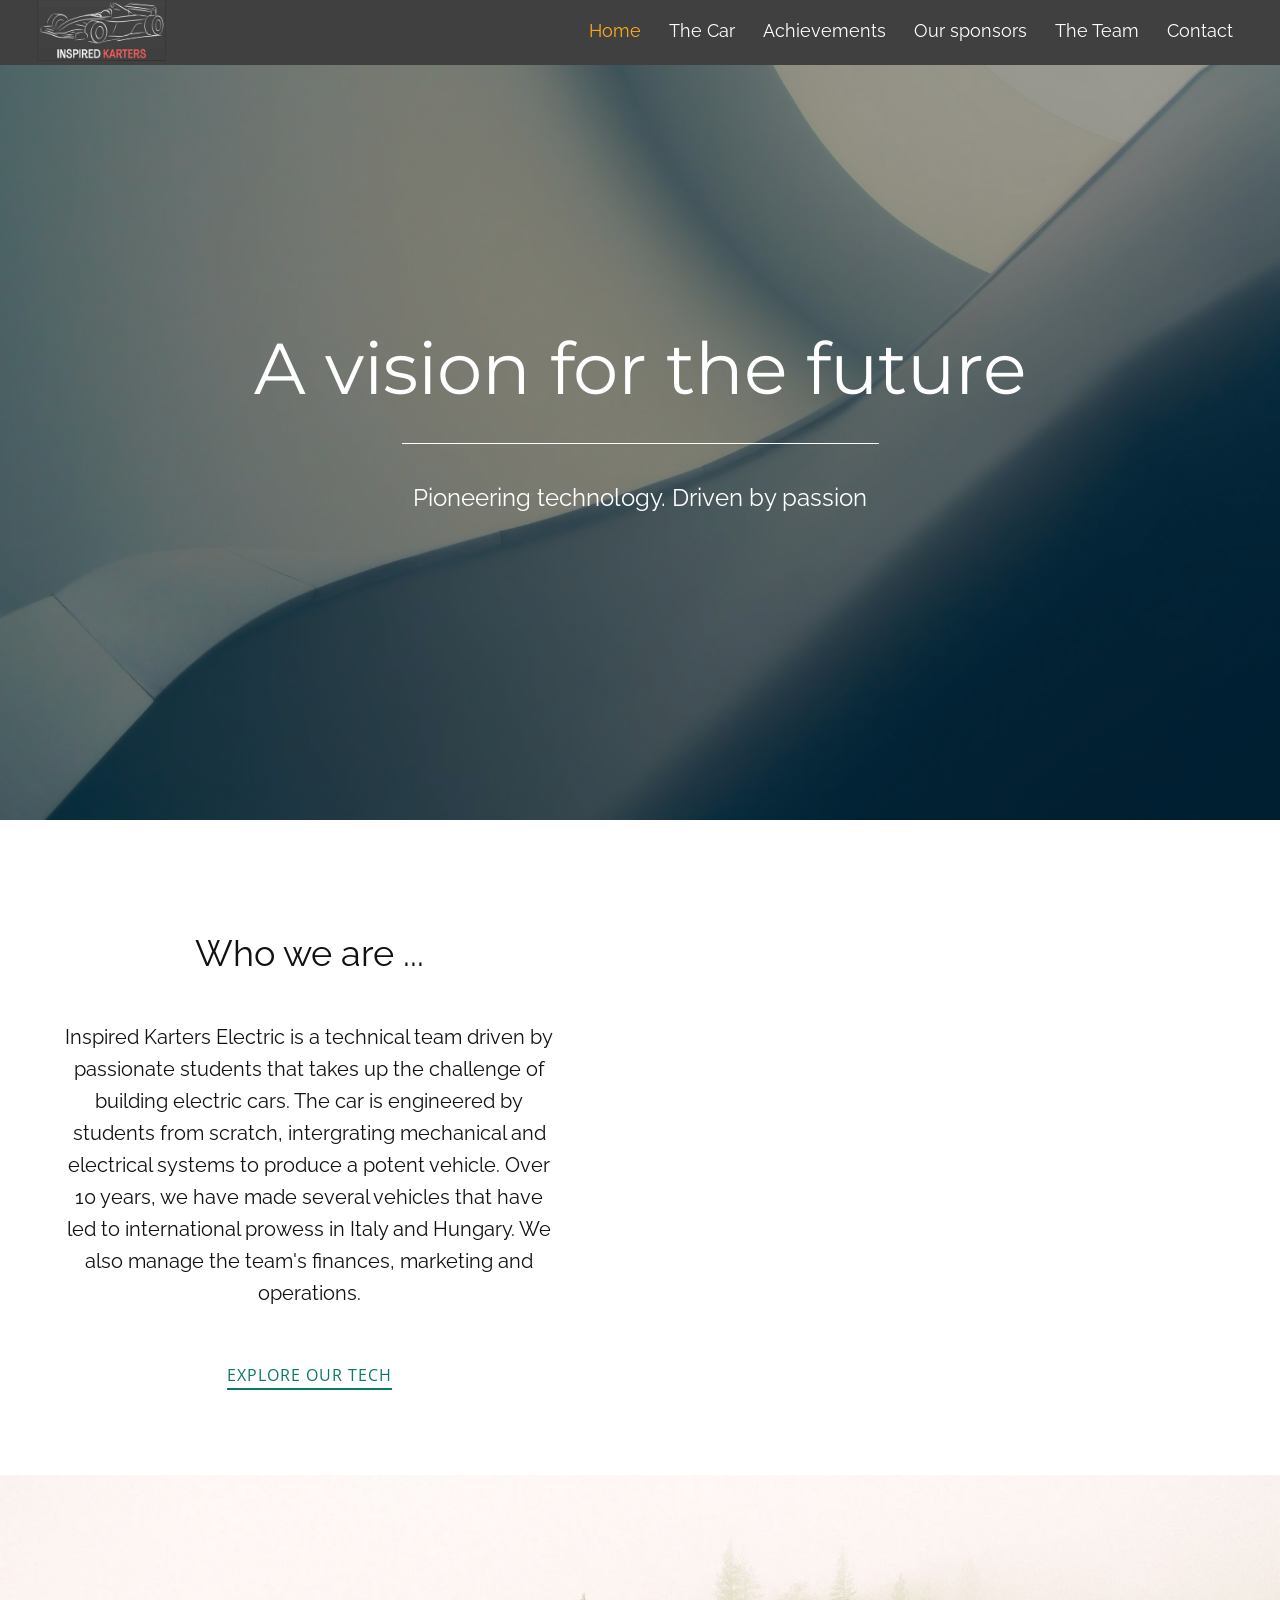
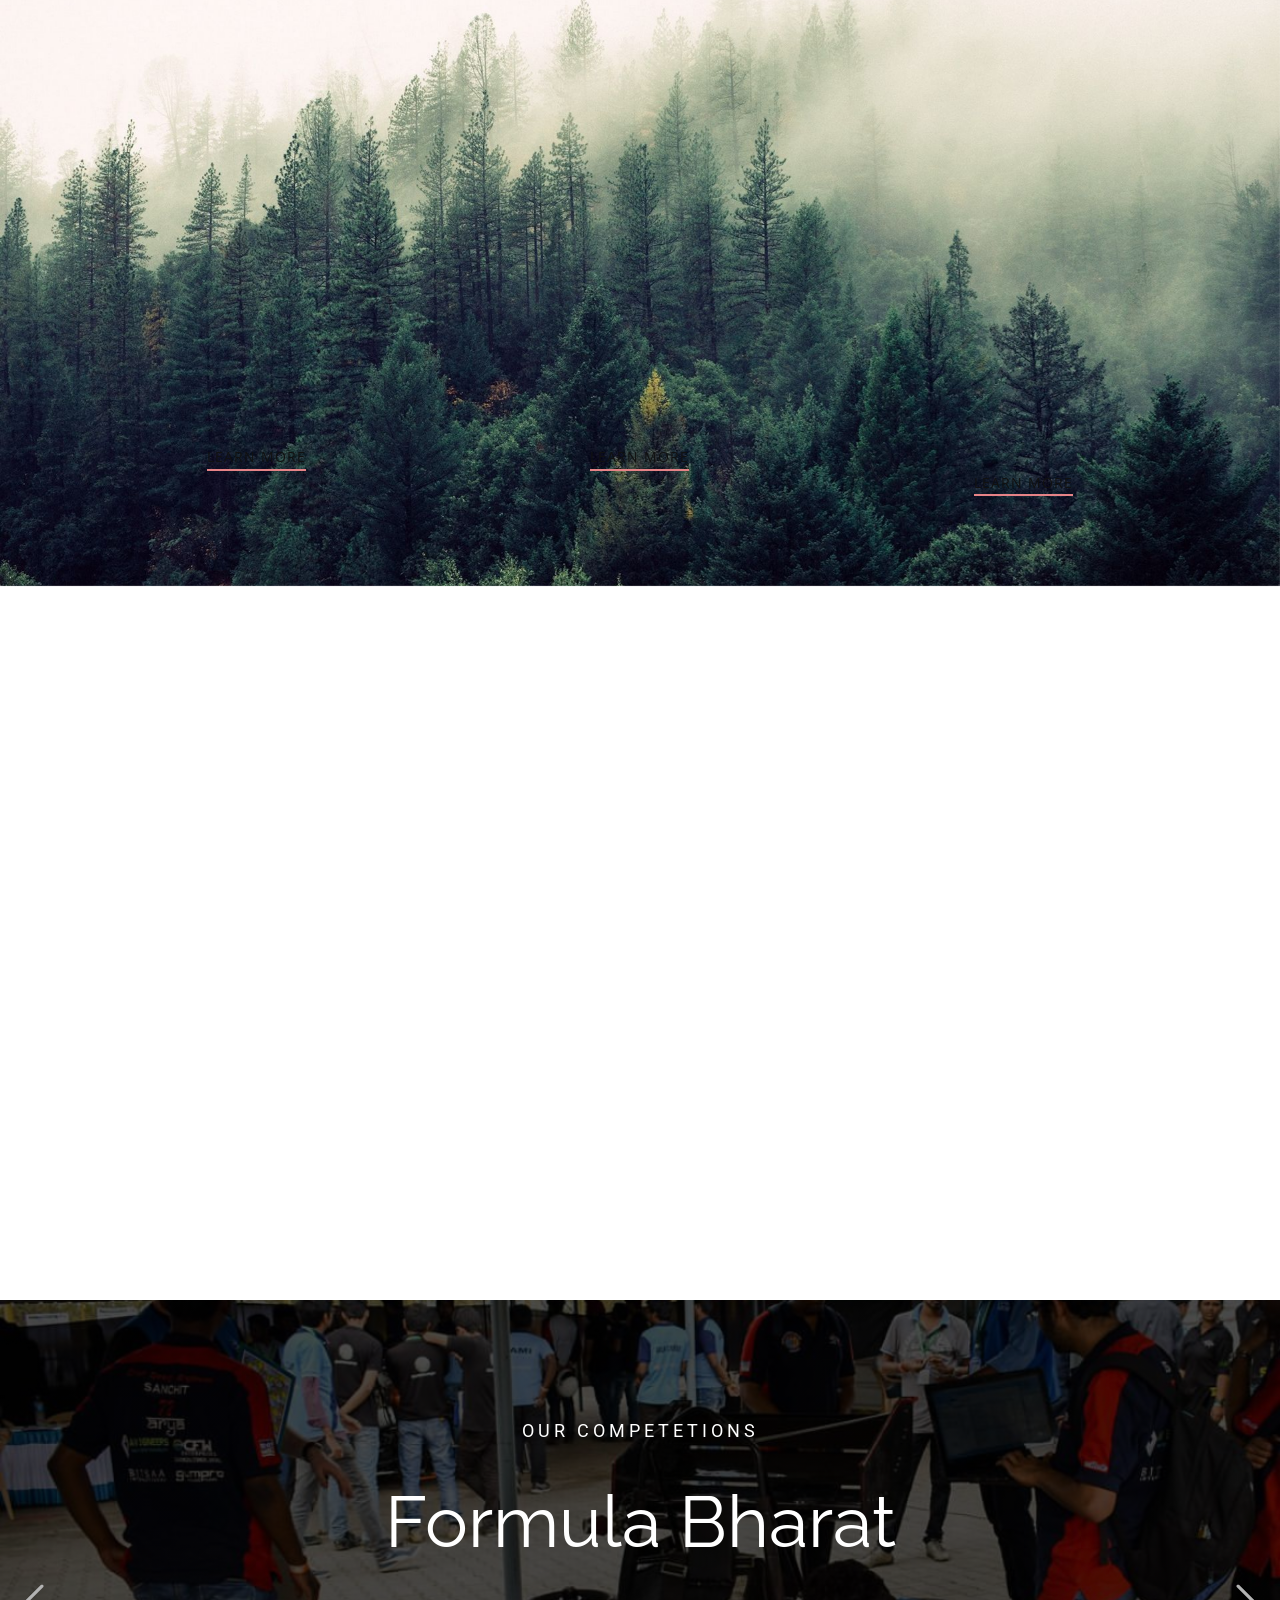
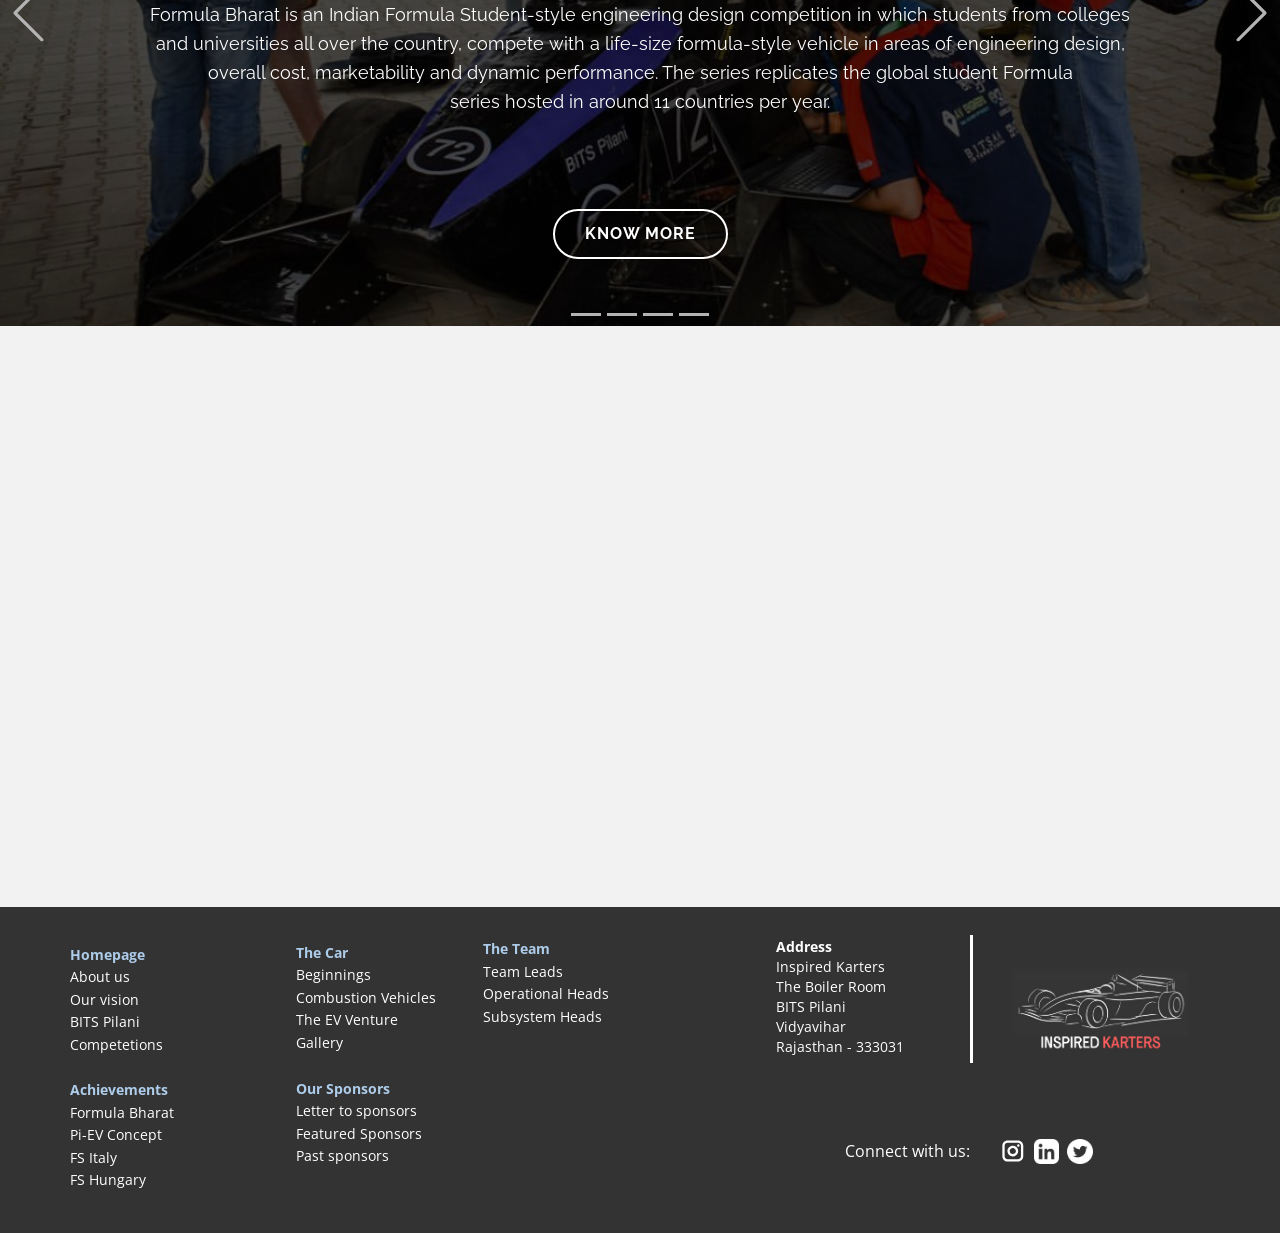
<file: index.html>
<!DOCTYPE html>
<html style="font-size: 16px;" lang="en"><head>
    <meta name="viewport" content="width=device-width, initial-scale=1.0">
    <meta charset="utf-8">
    <meta name="keywords" content="A vision for the future, Who we are ..., Our vision, Our institution">
    <meta name="description" content="">
    <title>Homepage</title>
    <link rel="stylesheet" href="nicepage.css" media="screen">
<link rel="stylesheet" href="Homepage.css" media="screen">
    <script class="u-script" type="text/javascript" src="jquery.js" defer=""></script>
    <script class="u-script" type="text/javascript" src="nicepage.js" defer=""></script>
    <meta name="generator" content="Nicepage 4.14.1, nicepage.com">
    <link id="u-theme-google-font" rel="stylesheet" href="https://fonts.googleapis.com/css?family=Roboto:100,100i,300,300i,400,400i,500,500i,700,700i,900,900i|Open+Sans:300,300i,400,400i,500,500i,600,600i,700,700i,800,800i">
    <link id="u-page-google-font" rel="stylesheet" href="https://fonts.googleapis.com/css?family=Montserrat:100,100i,200,200i,300,300i,400,400i,500,500i,600,600i,700,700i,800,800i,900,900i|Raleway:100,100i,200,200i,300,300i,400,400i,500,500i,600,600i,700,700i,800,800i,900,900i">
    
    
    <script type="application/ld+json">{
      "@context": "http://schema.org",
      "@type": "Organization",
      "name": "IKFS Electric",
      "logo": "images/headerlogo3.png",
      "sameAs": [
          "https://www.instagram.com/inspiredkarters.ev/",
          "https://www.linkedin.com/company/inspired-karters-fs/mycompany/",
          "https://twitter.com/formula_ik?lang=en"
		]
}</script>
    <meta name="theme-color" content="#478ac9">
    <meta property="og:title" content="Homepage">
    <meta property="og:description" content="">
    <meta property="og:type" content="website">
  </head>
  <body data-home-page="Homepage.html" data-home-page-title="Homepage" class="u-body u-xl-mode" data-lang="en"><header class="u-clearfix u-grey-75 u-header u-sticky u-sticky-bc17 u-header" id="sec-a1e0"><div class="u-clearfix u-sheet u-sheet-1">
        <a href="Homepage.html" data-page-id="175969071" class="u-image u-logo u-image-1" data-image-width="500" data-image-height="500" title="Homepage">
          <img src="images/headerlogo3.png" class="u-logo-image u-logo-image-1" >
        </a>
        <nav class="u-menu u-menu-dropdown u-offcanvas u-menu-1">
          <div class="menu-collapse u-custom-font u-font-raleway" style="font-size: 1rem; letter-spacing: 0px; font-weight: 500;">
            <a class="u-button-style u-custom-color u-custom-left-right-menu-spacing u-custom-padding-bottom u-custom-text-active-color u-custom-text-color u-custom-text-hover-color u-custom-top-bottom-menu-spacing u-nav-link u-text-active-palette-1-base u-text-hover-palette-2-base" href="#">
              <svg class="u-svg-link" viewBox="0 0 24 24"><use xmlns:xlink="http://www.w3.org/1999/xlink" xlink:href="#menu-hamburger"></use></svg>
              <svg class="u-svg-content" version="1.1" id="menu-hamburger" viewBox="0 0 16 16" x="0px" y="0px" xmlns:xlink="http://www.w3.org/1999/xlink" xmlns="http://www.w3.org/2000/svg"><g><rect y="1" width="16" height="2"></rect><rect y="7" width="16" height="2"></rect><rect y="13" width="16" height="2"></rect>
</g></svg>
            </a>
          </div>
          <div class="u-custom-menu u-nav-container">
            <ul class="u-custom-font u-font-raleway u-nav u-spacing-0 u-unstyled u-nav-1"><li class="u-nav-item"><a class="u-button-style u-nav-link u-text-active-custom-color-8 u-text-hover-custom-color-8 u-text-white" href="Homepage.html" style="padding: 10px 14px;">Home</a>
</li><li class="u-nav-item"><a class="u-button-style u-nav-link u-text-active-custom-color-8 u-text-hover-custom-color-8 u-text-white" href="The-Car.html" style="padding: 10px 14px;">The Car</a>
</li><li class="u-nav-item"><a class="u-button-style u-nav-link u-text-active-custom-color-8 u-text-hover-custom-color-8 u-text-white" href="Achievements.html" style="padding: 10px 14px;">Achievements</a>
</li><li class="u-nav-item"><a class="u-button-style u-nav-link u-text-active-custom-color-8 u-text-hover-custom-color-8 u-text-white" href="Our-sponsors.html" style="padding: 10px 14px;">Our sponsors</a>
</li><li class="u-nav-item"><a class="u-button-style u-nav-link u-text-active-custom-color-8 u-text-hover-custom-color-8 u-text-white" href="The-Team.html" style="padding: 10px 14px;">The Team</a>
</li><li class="u-nav-item"><a class="u-button-style u-nav-link u-text-active-custom-color-8 u-text-hover-custom-color-8 u-text-white" href="Contact.html" style="padding: 10px 14px;">Contact</a>
</li></ul>
          </div>
          <div class="u-custom-menu u-nav-container-collapse">
            <div class="u-black u-container-style u-inner-container-layout u-opacity u-opacity-95 u-sidenav">
              <div class="u-inner-container-layout u-sidenav-overflow">
                <div class="u-menu-close"></div>
                <ul class="u-align-center u-nav u-popupmenu-items u-unstyled u-nav-2"><li class="u-nav-item"><a class="u-button-style u-nav-link" href="Homepage.html">Home</a>
</li><li class="u-nav-item"><a class="u-button-style u-nav-link" href="The-Car.html">The Car</a>
</li><li class="u-nav-item"><a class="u-button-style u-nav-link" href="Achievements.html">Achievements</a>
</li><li class="u-nav-item"><a class="u-button-style u-nav-link" href="Our-sponsors.html">Our sponsors</a>
</li><li class="u-nav-item"><a class="u-button-style u-nav-link" href="The-Team.html">The Team</a>
</li><li class="u-nav-item"><a class="u-button-style u-nav-link" href="Contact.html">Contact</a>
</li></ul>
              </div>
            </div>
            <div class="u-black u-menu-overlay u-opacity u-opacity-70"></div>
          </div>
        </nav>
      </div></header>
    <section class="u-align-center u-clearfix u-image u-shading u-uploaded-video u-section-1" src="" id="sec-7042" data-image-width="5363" data-image-height="3575">
      <div class="u-clearfix u-sheet u-sheet-1">
        <h1 class="u-custom-font u-font-montserrat u-text u-title u-text-1" data-animation-name="customAnimationIn" data-animation-duration="2250">A vision for the future</h1>
        <div class="u-border-1 u-border-white u-line u-line-horizontal u-line-1" data-animation-name="customAnimationIn" data-animation-duration="2500"></div>
        <p class="u-custom-font u-font-raleway u-large-text u-text u-text-variant u-text-2" data-animation-name="customAnimationIn" data-animation-duration="2250">Pioneering technology. Driven by passion</p>
      </div>
    </section>
    <section class="u-clearfix u-section-2" id="sec-1ddd">
      <div class="u-clearfix u-expanded-width u-gutter-0 u-layout-wrap u-layout-wrap-1">
        <div class="u-layout" style="">
          <div class="u-layout-row" style="">
            <div class="u-align-center u-container-style u-layout-cell u-left-cell u-size-29 u-size-xs-60 u-white u-layout-cell-1" src="">
              <div class="u-container-layout u-container-layout-1">
                <h2 class="u-align-center u-custom-font u-font-raleway u-text u-text-1">Who we are ...</h2>
                <p class="u-align-center u-custom-font u-font-raleway u-text u-text-2">Inspired Karters Electric is a technical team driven by passionate students that takes up the challenge of building electric cars. The car is engineered by students from scratch, intergrating mechanical and electrical systems to produce a potent vehicle. Over 10 years, we have made several vehicles that have led to international prowess in Italy and Hungary. We also manage the team's finances, marketing and operations.<br>
                </p>
                <a href="The-Car.html" data-page-id="2906423487" class="u-active-none u-border-2 u-border-custom-color-9 u-border-hover-custom-color-8 u-btn u-btn-rectangle u-button-style u-hover-none u-none u-text-custom-color-9 u-text-hover-custom-color-8 u-btn-1" target="_blank">EXPLORE OUR TECH</a>
              </div>
            </div>
            <div class="u-align-center u-container-style u-image u-layout-cell u-right-cell u-size-31 u-size-xs-60 u-image-1" src="" data-image-width="1170" data-image-height="802" data-animation-name="customAnimationIn" data-animation-duration="2000" data-animation-direction="">
              <div class="u-container-layout u-valign-middle u-container-layout-2" src=""></div>
            </div>
          </div>
        </div>
      </div>
    </section>
    <section class="u-align-center u-clearfix u-image u-section-3" id="sec-dee0" data-image-width="1920" data-image-height="1280">
      <div class="u-clearfix u-sheet u-valign-middle-xl u-sheet-1">
        <h1 class="u-custom-font u-font-raleway u-text u-text-default u-text-1" data-animation-name="customAnimationIn" data-animation-duration="1750" data-animation-direction="">Our vision</h1>
        <p class="u-custom-font u-font-raleway u-large-text u-text u-text-default u-text-variant u-text-2" data-animation-name="customAnimationIn" data-animation-duration="1750">We strive to innovate and build a formula styled electric car that is sustainable and outperforms its conventional counterparts</p>
        <div class="u-expanded-width u-list u-list-1">
          <div class="u-repeater u-repeater-1">
            <div class="u-container-style u-list-item u-repeater-item">
              <div class="u-container-layout u-similar-container u-valign-top u-container-layout-1"><span class="u-custom-color-5 u-file-icon u-icon u-icon-circle u-icon-1" data-animation-name="customAnimationIn" data-animation-duration="2500" data-animation-direction=""><img src="images/497393.png" alt=""></span>
                <h3 class="u-custom-font u-font-raleway u-text u-text-body-alt-color u-text-default u-text-3" data-animation-name="flipIn" data-animation-duration="1750" data-animation-direction="X">Sustainability</h3>
                <p class="u-align-center u-custom-font u-font-raleway u-text u-text-body-alt-color u-text-4" data-animation-name="customAnimationIn" data-animation-duration="3000" data-animation-direction="">We beleive that mobilty solutions inherently pave scope for a sustainable future that would benefit nature and mankind alike</p>
                <a href="" class="u-active-none u-border-2 u-border-palette-2-light-1 u-btn u-btn-rectangle u-button-style u-hover-none u-none u-text-body-color u-btn-1">learn more</a>
              </div>
            </div>
            <div class="u-align-center u-container-style u-list-item u-repeater-item">
              <div class="u-container-layout u-similar-container u-valign-top u-container-layout-2"><span class="u-custom-color-5 u-file-icon u-icon u-icon-circle u-icon-2" data-animation-name="customAnimationIn" data-animation-duration="2500" data-animation-direction=""><img src="images/4257483.png" alt=""></span>
                <h3 class="u-custom-font u-font-raleway u-text u-text-body-alt-color u-text-default u-text-5" data-animation-name="flipIn" data-animation-duration="1750" data-animation-direction="X">Technology</h3>
                <p class="u-align-center u-custom-font u-font-raleway u-text u-text-body-alt-color u-text-6" data-animation-name="customAnimationIn" data-animation-duration="3000" data-animation-direction="">With a strong belief on impacting the nature for good, we take bold steps to reinvent the conventional standpoint of automobile racing&nbsp;</p>
                <a href="" class="u-active-none u-border-2 u-border-palette-2-light-1 u-btn u-btn-rectangle u-button-style u-hover-none u-text-body-color u-btn-2">learn more</a>
              </div>
            </div>
            <div class="u-align-center u-container-style u-list-item u-repeater-item">
              <div class="u-container-layout u-similar-container u-valign-top u-container-layout-3"><span class="u-custom-color-5 u-file-icon u-icon u-icon-circle u-icon-3" data-animation-name="customAnimationIn" data-animation-duration="2500" data-animation-direction=""><img src="images/65578.png" alt=""></span>
                <h3 class="u-custom-font u-font-raleway u-text u-text-body-alt-color u-text-default u-text-7" data-animation-name="flipIn" data-animation-duration="1750" data-animation-direction="X">Leading the race</h3>
                <p class="u-align-center u-custom-font u-font-raleway u-text u-text-body-alt-color u-text-8" data-animation-name="customAnimationIn" data-animation-duration="3000" data-animation-direction="">We not just want to explore solutions, but rather establish ouselves as precedents of sustainable racing technologies<br>
                  <br>
                </p>
                <a href="" class="u-active-none u-border-2 u-border-palette-2-light-1 u-btn u-btn-rectangle u-button-style u-hover-none u-text-body-color u-btn-3">learn more</a>
              </div>
            </div>
          </div>
        </div>
      </div>
    </section>
    <section class="u-clearfix u-section-4" id="sec-b13f">
      <div class="u-clearfix u-sheet u-valign-middle-lg u-valign-middle-md u-valign-middle-sm u-valign-middle-xs u-sheet-1">
        <div class="u-clearfix u-expanded-width u-gutter-0 u-layout-wrap u-layout-wrap-1">
          <div class="u-layout" style="">
            <div class="u-layout-row" style="">
              <div class="u-align-left u-container-style u-image u-layout-cell u-left-cell u-shading u-size-30 u-size-xs-60 u-image-1" src="" data-image-width="800" data-image-height="600" data-animation-name="customAnimationIn" data-animation-duration="2000" data-animation-direction="X">
                <div class="u-container-layout u-container-layout-1" src=""></div>
              </div>
              <div class="u-align-left u-container-style u-grey-5 u-layout-cell u-right-cell u-size-30 u-size-xs-60 u-layout-cell-2" data-animation-name="customAnimationIn" data-animation-duration="2000">
                <div class="u-container-layout u-container-layout-2">
                  <h2 class="u-custom-font u-font-raleway u-text u-text-default u-text-1">Our institution</h2>
                  <p class="u-custom-font u-font-raleway u-text u-text-2">Birla Institute of Technology &amp; Science (Pilani), one of India's leading higher education institutions, was set up in technical collboration with MIT (USA), under the Ford Foundation Grant and was later deemed to be a university in 1964.<br>
                    <br>An intellectual powerhouse, the campus has succesfully attaracted healthy amounts of research funding from government grants and private bodies. The research facilities are wide-ranging, with numerous laboratories focussing on all aspects of science and technology.
                  </p>
                  <a href="https://www.bits-pilani.ac.in" class="u-active-none u-border-2 u-border-custom-color-9 u-border-hover-custom-color-8 u-btn u-btn-rectangle u-button-style u-hover-none u-none u-text-custom-color-9 u-text-hover-custom-color-8 u-btn-1" target="_blank">learn more</a>
                </div>
              </div>
            </div>
          </div>
        </div>
      </div>
    </section>
    <section class="u-carousel u-slide u-block-663f-1" id="carousel_2756" data-interval="5000" data-u-ride="carousel">
      <ol class="u-absolute-hcenter u-carousel-indicators u-block-663f-2">
        <li data-u-target="#carousel_2756" class="u-active u-grey-30" data-u-slide-to="0"></li>
        <li data-u-target="#carousel_2756" class="u-grey-30" data-u-slide-to="1"></li>
        <li data-u-target="#carousel_2756" class="u-grey-30" data-u-slide-to="2"></li>
        <li data-u-target="#carousel_2756" class="u-grey-30" data-u-slide-to="3"></li>
      </ol>
      <div class="u-carousel-inner" role="listbox">
        <div class="u-active u-align-center u-carousel-item u-clearfix u-image u-shading u-section-5-1" src="" data-image-width="1170" data-image-height="763">
          <div class="u-clearfix u-sheet u-sheet-1">
            <h5 class="u-text u-text-default u-text-1">OUR COMPETETIONS</h5>
            <h1 class="u-custom-font u-font-raleway u-text u-text-default u-title u-text-2">Formula Bharat<span style="font-size: 3rem;"></span>
            </h1>
            <p class="u-custom-font u-font-raleway u-text u-text-3">Formula Bharat&nbsp;is an&nbsp;Indian Formula Student-style engineering design&nbsp;competition&nbsp;in which students from colleges and universities all over the country, compete with a life-size formula-style vehicle in areas of engineering design, overall cost, marketability and dynamic performance. The series replicates&nbsp;the global student Formula series&nbsp;hosted in around 11 countries per year.</p>
            <a href="https://www.formulabharat.com" class="u-active-white u-border-2 u-border-hover-white u-border-white u-bottom-left-radius-50 u-bottom-right-radius-50 u-btn u-btn-round u-button-style u-custom-font u-font-raleway u-hover-white u-none u-top-left-radius-50 u-top-right-radius-50 u-btn-1" target="_blank">know more</a>
          </div>
        </div>
        <div class="u-align-center u-carousel-item u-clearfix u-image u-shading u-section-5-2" src="" data-image-width="700" data-image-height="464">
          <div class="u-clearfix u-sheet u-sheet-1">
            <h5 class="u-text u-text-default u-text-1">OUR COMPETETIONS</h5>
            <h1 class="u-custom-font u-font-raleway u-text u-text-default u-title u-text-2">Pi-EV Concept Challenge</h1>
            <p class="u-custom-font u-font-raleway u-text u-text-3"> The purpose of the&nbsp;Annual Pi-EV Concept Challenge is to provide teams with an opportunity to conceptualize and design a Formula Student Electric Vehicle&nbsp;Powertrain Package&nbsp;which meets the Formula Bharat Rules booklet&nbsp;technical guidelines. Students will have to prepare documents / presentations for the following categories involved in the challenge</p>
            <a href="https://www.formulabharat.com/fsev/" class="u-active-white u-border-2 u-border-hover-white u-border-white u-bottom-left-radius-50 u-bottom-right-radius-50 u-btn u-btn-round u-button-style u-custom-font u-font-raleway u-hover-white u-none u-top-left-radius-50 u-top-right-radius-50 u-btn-1" target="_blank">know more</a>
          </div>
        </div>
        <div class="u-align-center u-carousel-item u-clearfix u-image u-shading u-section-5-3" src="" data-image-width="1024" data-image-height="576">
          <div class="u-clearfix u-sheet u-sheet-1">
            <h5 class="u-text u-text-default u-text-1">OUR COMPETETIONS</h5>
            <h1 class="u-custom-font u-font-raleway u-text u-text-default u-title u-text-2">Formula Imperial<span style="font-size: 3rem;"></span>
            </h1>
            <p class="u-custom-font u-font-raleway u-text u-text-3">Formula Imperial has been organized by Imperial Society of Innovative Engineers (ISIEINDIA). ISIEINDIA had taken the first step to organize the Hybrid Student Formula Style event in India in 2013 and now the event known as India’s Biggest Formula Student Event in India. The event has been organized with the purpose of Skilling Youth and to promote E-Mobility.&nbsp;Formula Imperial is a Formula Student (FS) Style Engineering Design Event, In which top institutes from all over India and from neighbouring countries participate in this event and compete with each other</p>
            <a href="https://formulaimperial.com" class="u-active-white u-border-2 u-border-hover-white u-border-white u-bottom-left-radius-50 u-bottom-right-radius-50 u-btn u-btn-round u-button-style u-custom-font u-font-raleway u-hover-white u-none u-top-left-radius-50 u-top-right-radius-50 u-btn-1" target="_blank">know more</a>
          </div>
        </div>
        <div class="u-align-center u-carousel-item u-clearfix u-image u-shading u-section-5-4" src="" data-image-width="1440" data-image-height="788">
          <div class="u-clearfix u-sheet u-sheet-1">
            <h5 class="u-text u-text-default u-text-1">OUR COMPETETIONS</h5>
            <h1 class="u-custom-font u-font-raleway u-text u-text-default u-title u-text-2">Formula SAE Italy</h1>
            <p class="u-custom-font u-font-raleway u-text u-text-3">Formula SAE is a student design competition which involves the departments of engineering of the Universities worldwide organized by SAE International (previously known as the Society of Automotive Engineers, SAE). It arrived in Europe in the early 2000s, based on the American model which made its debut with the first edition in 1981.</p>
            <a href="https://www.formula-ata.it" class="u-active-white u-border-2 u-border-hover-white u-border-white u-bottom-left-radius-50 u-bottom-right-radius-50 u-btn u-btn-round u-button-style u-custom-font u-font-raleway u-hover-white u-none u-top-left-radius-50 u-top-right-radius-50 u-btn-1" target="_blank">know more</a>
          </div>
        </div>
      </div>
      <a class="u-absolute-vcenter u-carousel-control u-carousel-control-prev u-text-grey-30 u-block-663f-3" href="#carousel_2756" role="button" data-u-slide="prev">
        <span aria-hidden="true">
          <svg class="u-svg-link" viewBox="0 0 477.175 477.175"><path d="M145.188,238.575l215.5-215.5c5.3-5.3,5.3-13.8,0-19.1s-13.8-5.3-19.1,0l-225.1,225.1c-5.3,5.3-5.3,13.8,0,19.1l225.1,225
                    c2.6,2.6,6.1,4,9.5,4s6.9-1.3,9.5-4c5.3-5.3,5.3-13.8,0-19.1L145.188,238.575z"></path></svg>
        </span>
        <span class="sr-only">Previous</span>
      </a>
      <a class="u-absolute-vcenter u-carousel-control u-carousel-control-next u-text-grey-30 u-block-663f-4" href="#carousel_2756" role="button" data-u-slide="next">
        <span aria-hidden="true">
          <svg class="u-svg-link" viewBox="0 0 477.175 477.175"><path d="M360.731,229.075l-225.1-225.1c-5.3-5.3-13.8-5.3-19.1,0s-5.3,13.8,0,19.1l215.5,215.5l-215.5,215.5
                    c-5.3,5.3-5.3,13.8,0,19.1c2.6,2.6,6.1,4,9.5,4c3.4,0,6.9-1.3,9.5-4l225.1-225.1C365.931,242.875,365.931,234.275,360.731,229.075z"></path></svg>
        </span>
        <span class="sr-only">Next</span>
      </a>
    </section>
    <section class="u-align-center u-clearfix u-grey-5 u-section-6" id="sec-04ee">
      <div class="u-align-left u-clearfix u-sheet u-valign-middle-xl u-sheet-1">
        <h2 class="u-align-center u-custom-font u-font-raleway u-text u-text-1" data-animation-name="flipIn" data-animation-duration="2000" data-animation-direction="X">Our next Formula Bharat goes live in ...&nbsp;</h2>
        <div class="u-countdown u-countdown-1" data-target-date="Thu, 19 Jan 2023 18:48:45 GMT" data-for="everyone" data-time-left="9200m" data-timer-id="0938" data-target-number="100" data-direction="down" data-start-time="Wed, 06 Jul 2022 06:18:38 GMT" data-frequency="1s" data-after-count="message" data-redirect-url="https://" data-type="to-date" data-count-animation="slide" data-animation-name="flipIn" data-animation-duration="2000" data-animation-direction="X">
          <div class="u-countdown-wrapper u-spacing-25">
            <div class="u-countdown-item u-countdown-years u-custom-color-9 u-hidden u-radius-7 u-spacing-10 u-countdown-item-1">
              <div class="u-countdown-counter u-custom-font u-font-courier-new u-spacing-0 u-countdown-counter-1"><div class="u-countdown-number u-text-custom-color-8">0</div><div class="u-countdown-number u-hidden u-text-custom-color-8">0</div></div>
              <div class="u-countdown-label u-countdown-label-1">Years</div>
            </div>
            <div class="u-countdown-separator u-custom-font u-font-courier-new u-hidden u-text-custom-color-8 u-countdown-separator-1">:</div>
            <div class="u-countdown-days u-countdown-item u-custom-color-9 u-radius-7 u-spacing-10 u-countdown-item-2">
              <div class="u-countdown-counter u-custom-font u-font-courier-new u-spacing-0 u-countdown-counter-2"><div class="u-countdown-number u-text-custom-color-8">1</div><div class="u-countdown-number u-text-custom-color-8">9</div><div class="u-countdown-number u-text-custom-color-8">7</div></div>
              <div class="u-countdown-label u-countdown-label-2">Days</div>
            </div>
            <div class="u-countdown-separator u-custom-font u-font-courier-new u-text-custom-color-8 u-countdown-separator-2">:</div>
            <div class="u-countdown-hours u-countdown-item u-custom-color-9 u-radius-7 u-spacing-10 u-countdown-item-3">
              <div class="u-countdown-counter u-custom-font u-font-courier-new u-spacing-0 u-countdown-counter-3"><div class="u-countdown-number u-text-custom-color-8">1</div><div class="u-countdown-number u-text-custom-color-8">2</div></div>
              <div class="u-countdown-label u-countdown-label-3">Hours</div>
            </div>
            <div class="u-countdown-separator u-custom-font u-font-courier-new u-text-custom-color-8 u-countdown-separator-3">:</div>
            <div class="u-countdown-item u-countdown-minutes u-custom-color-9 u-radius-7 u-spacing-10 u-countdown-item-4">
              <div class="u-countdown-counter u-custom-font u-font-courier-new u-spacing-0 u-countdown-counter-4"><div class="u-countdown-number u-text-custom-color-8">2</div><div class="u-countdown-number u-text-custom-color-8">9</div></div>
              <div class="u-countdown-label u-countdown-label-4">Minutes</div>
            </div>
            <div class="u-countdown-separator u-custom-font u-font-courier-new u-text-custom-color-8 u-countdown-separator-4">:</div>
            <div class="u-countdown-item u-countdown-seconds u-custom-color-9 u-radius-7 u-spacing-10 u-countdown-item-5">
              <div class="u-countdown-counter u-custom-font u-font-courier-new u-spacing-0 u-countdown-counter-5"><div class="u-countdown-number u-text-custom-color-8">4</div><div class="u-countdown-number u-text-custom-color-8">8</div></div>
              <div class="u-countdown-label u-countdown-label-5">Seconds</div>
            </div>
            <div class="u-countdown-separator u-custom-font u-font-courier-new u-hidden u-text-custom-color-8 u-countdown-separator-5">:</div>
            <div class="u-countdown-item u-countdown-numbers u-custom-color-9 u-hidden u-radius-7 u-spacing-10 u-countdown-item-6">
              <div class="u-countdown-counter u-custom-font u-font-courier-new u-spacing-0 u-countdown-counter-6"><div class="u-countdown-number u-text-custom-color-8">0</div><div class="u-countdown-number u-text-custom-color-8">1</div><div class="u-countdown-number u-text-custom-color-8">0</div><div class="u-countdown-number u-text-custom-color-8">0</div></div>
              <div class="u-countdown-label u-countdown-label-6">Items</div>
            </div>
          </div>
          <div class="u-countdown-message u-hidden">
            <p>The event is live !</p>
          </div>
        </div>
        <a href="https://www.formulabharat.com/deadlines/" class="u-active-black u-border-2 u-border-active-black u-border-black u-border-hover-black u-btn u-btn-round u-button-style u-hover-black u-none u-radius-50 u-text-active-white u-text-hover-white u-btn-1" data-animation-name="customAnimationIn" data-animation-duration="2000" data-animation-direction="" target="_blank">READ TIMELINES</a>
      </div>
    </section>
    
    
    <footer class="u-align-center u-clearfix u-footer u-grey-80 u-footer" id="sec-57cc"><div class="u-clearfix u-sheet u-sheet-1">
      <div class="u-border-3 u-border-white u-line u-line-vertical u-line-1"></div>
      <img class="u-image u-image-default u-preserve-proportions u-image-1" src="images/footerlogo.png" alt="" data-image-width="500" data-image-height="500">
      <p class="u-align-left u-large-text u-text u-text-variant u-text-1">
        <span style="font-weight: 700; font-size: 0.875rem;">Address</span>
        <br>
        <span style="font-size: 0.875rem;">Inspired Karters<br>The Boiler Room<br>BITS Pilani<br>Vidyavihar<br>Rajasthan - 333031 
        </span>
      </p>
      <a href="The-Team.html"><p class="u-align-left u-small-text u-text u-text-variant u-text-2"><b>The Team</b></a>
        <br>Team Leads<br>Operational Heads<br>Subsystem Heads<br>
      </p>
      <p class="u-align-left u-small-text u-text u-text-variant u-text-3">
        <a href="The-Car.html"><span style="font-weight: 700;">The Car</span></a>
        <br>Beginnings<br>Combustion Vehicles<br>The EV Venture<br>Gallery
      </p>
      <p class="u-align-left u-small-text u-text u-text-variant u-text-4">
        <a href="Homepage.html"><span style="font-weight: 700;">Homepage</span></a>
        <br>About us<br>Our vision<br>BITS Pilani<br>Competetions
      </p>
      <a href="Our-sponsors.html"><p class="u-align-left u-small-text u-text u-text-variant u-text-5"><b>Our Sponsors</b></a>
        <br>Letter to sponsors<br>Featured Sponsors<br>Past sponsors<br>
      </p>
      <a href="Achievements.html"><p class="u-align-left u-small-text u-text u-text-variant u-text-6"><b>Achievements</b></a>
        <br>Formula Bharat<br>Pi-EV Concept<br>FS Italy<br>FS Hungary
      </p>
      <div class="u-social-icons u-spacing-8 u-social-icons-1">
        <a class="u-social-url" title="instagram" target="_blank" href="https://www.instagram.com/inspiredkarters.ev/"><span class="u-icon u-social-icon u-social-instagram u-text-white u-icon-1"><svg class="u-svg-link" preserveAspectRatio="xMidYMin slice" viewBox="0 0 112 112" style=""><use xmlns:xlink="http://www.w3.org/1999/xlink" xlink:href="#svg-4a30"></use></svg><svg class="u-svg-content" viewBox="0 0 112 112" x="0" y="0" id="svg-4a30"><path fill="currentColor" d="M55.9,32.9c-12.8,0-23.2,10.4-23.2,23.2s10.4,23.2,23.2,23.2s23.2-10.4,23.2-23.2S68.7,32.9,55.9,32.9z
 M55.9,69.4c-7.4,0-13.3-6-13.3-13.3c-0.1-7.4,6-13.3,13.3-13.3s13.3,6,13.3,13.3C69.3,63.5,63.3,69.4,55.9,69.4z"></path><path fill="#FFFFFF" d="M79.7,26.8c-3,0-5.4,2.5-5.4,5.4s2.5,5.4,5.4,5.4c3,0,5.4-2.5,5.4-5.4S82.7,26.8,79.7,26.8z"></path><path fill="currentColor" d="M78.2,11H33.5C21,11,10.8,21.3,10.8,33.7v44.7c0,12.6,10.2,22.8,22.7,22.8h44.7c12.6,0,22.7-10.2,22.7-22.7
V33.7C100.8,21.1,90.6,11,78.2,11z M91,78.4c0,7.1-5.8,12.8-12.8,12.8H33.5c-7.1,0-12.8-5.8-12.8-12.8V33.7
c0-7.1,5.8-12.8,12.8-12.8h44.7c7.1,0,12.8,5.8,12.8,12.8V78.4z"></path></svg></span>
        </a>
        <a class="u-social-url" target="_blank" data-type="LinkedIn" title="LinkedIn" href="https://www.linkedin.com/company/inspired-karters-fs/mycompany/"><span class="u-file-icon u-icon u-social-icon u-social-linkedin u-text-white u-icon-2"><img src="images/254394.png" alt=""></span>
        </a>
        <a class="u-social-url" target="_blank" data-type="Custom" title="Custom" href="https://twitter.com/formula_ik?lang=en"><span class="u-file-icon u-icon u-social-custom u-social-icon u-text-white u-icon-3"><img src="images/1384017.png" alt=""></span>
        </a>
      </div>
      <p class="u-align-left u-text u-text-default u-text-7">Connect with us:</p>
    </div></footer>
  
</body></html>
</file>
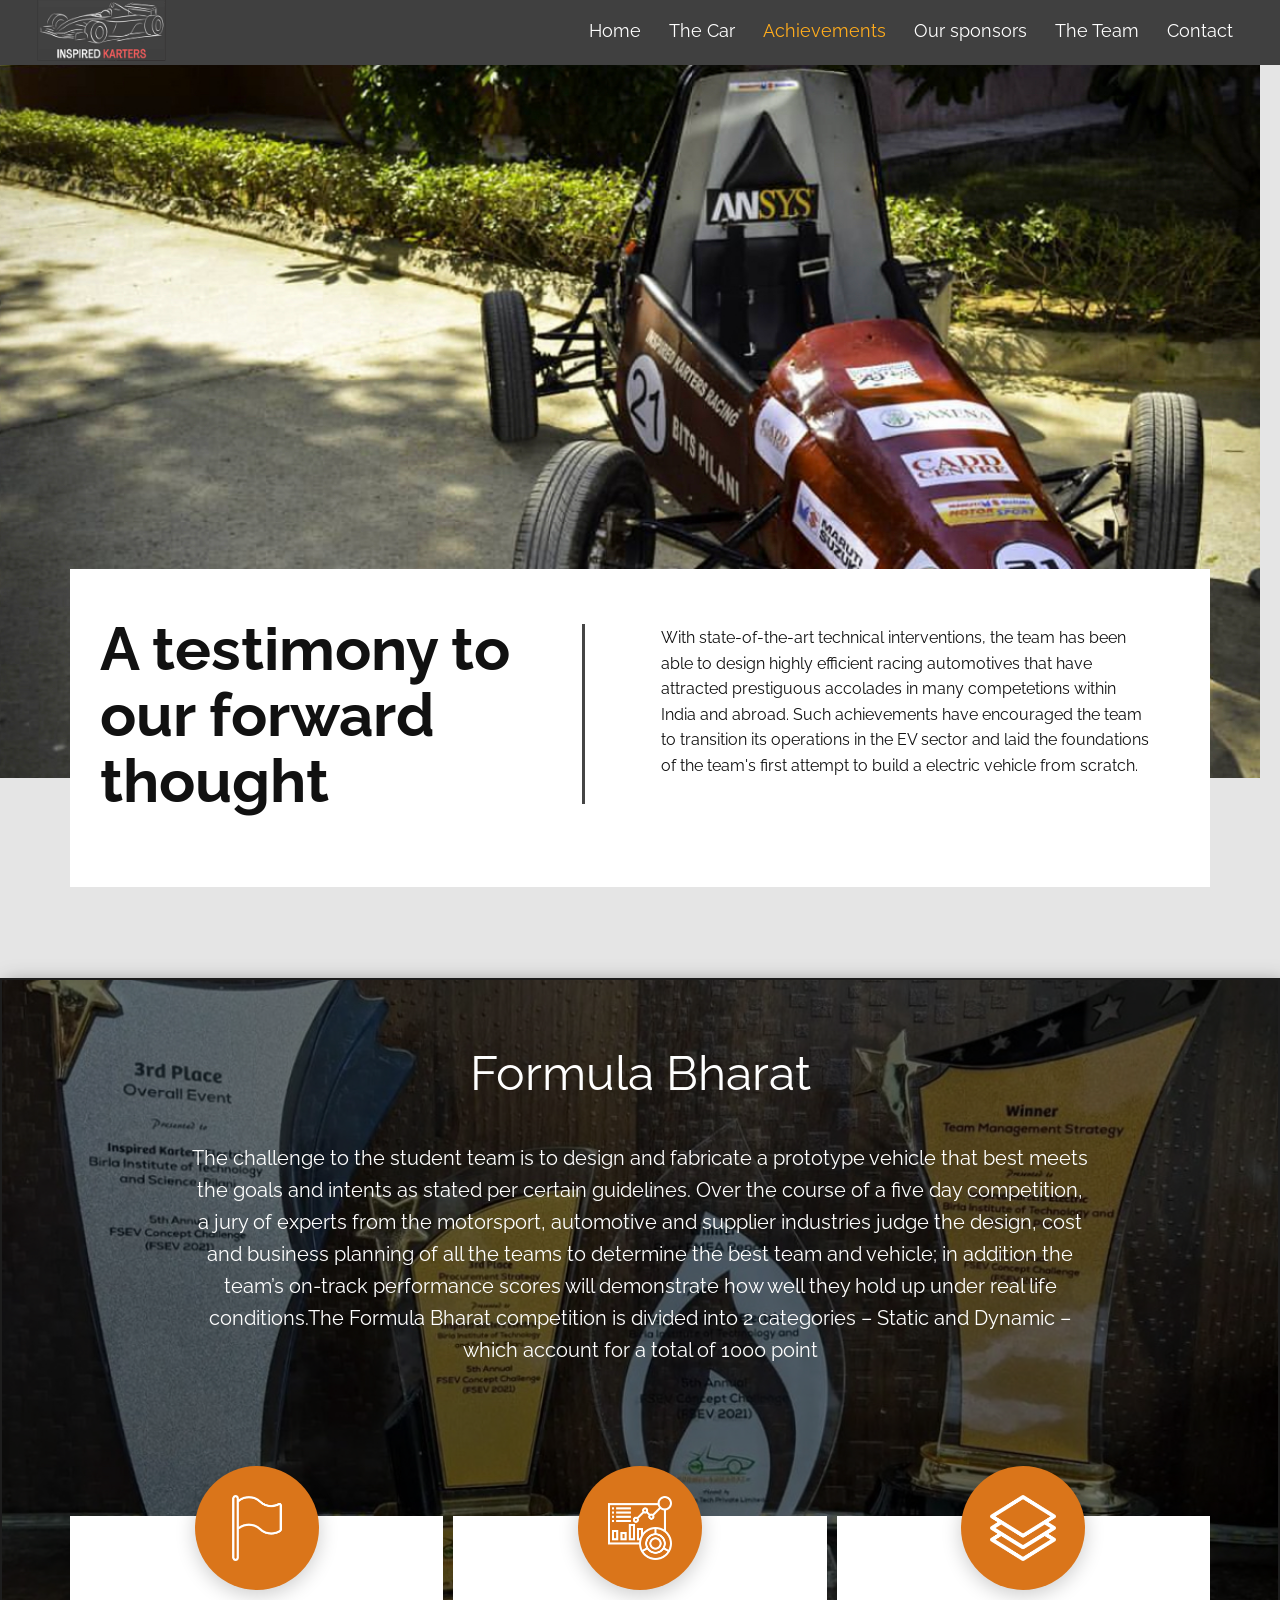
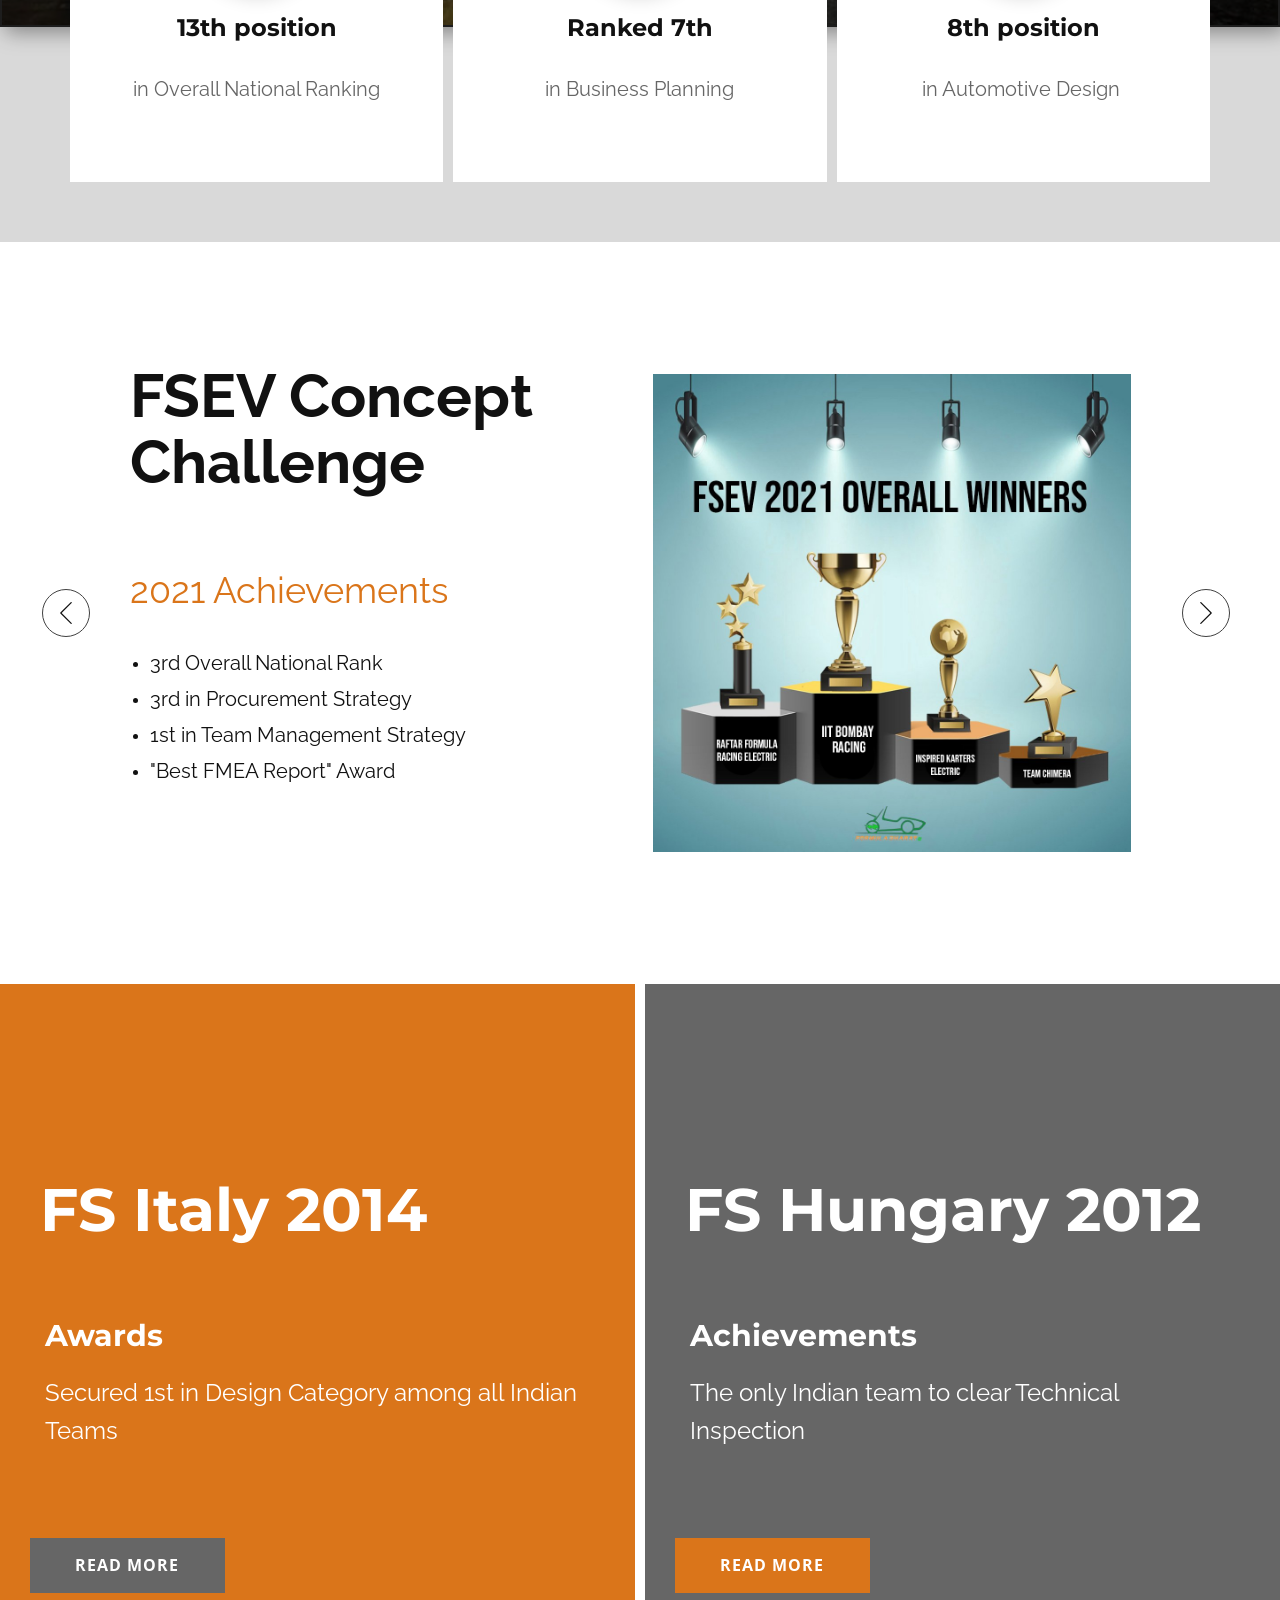
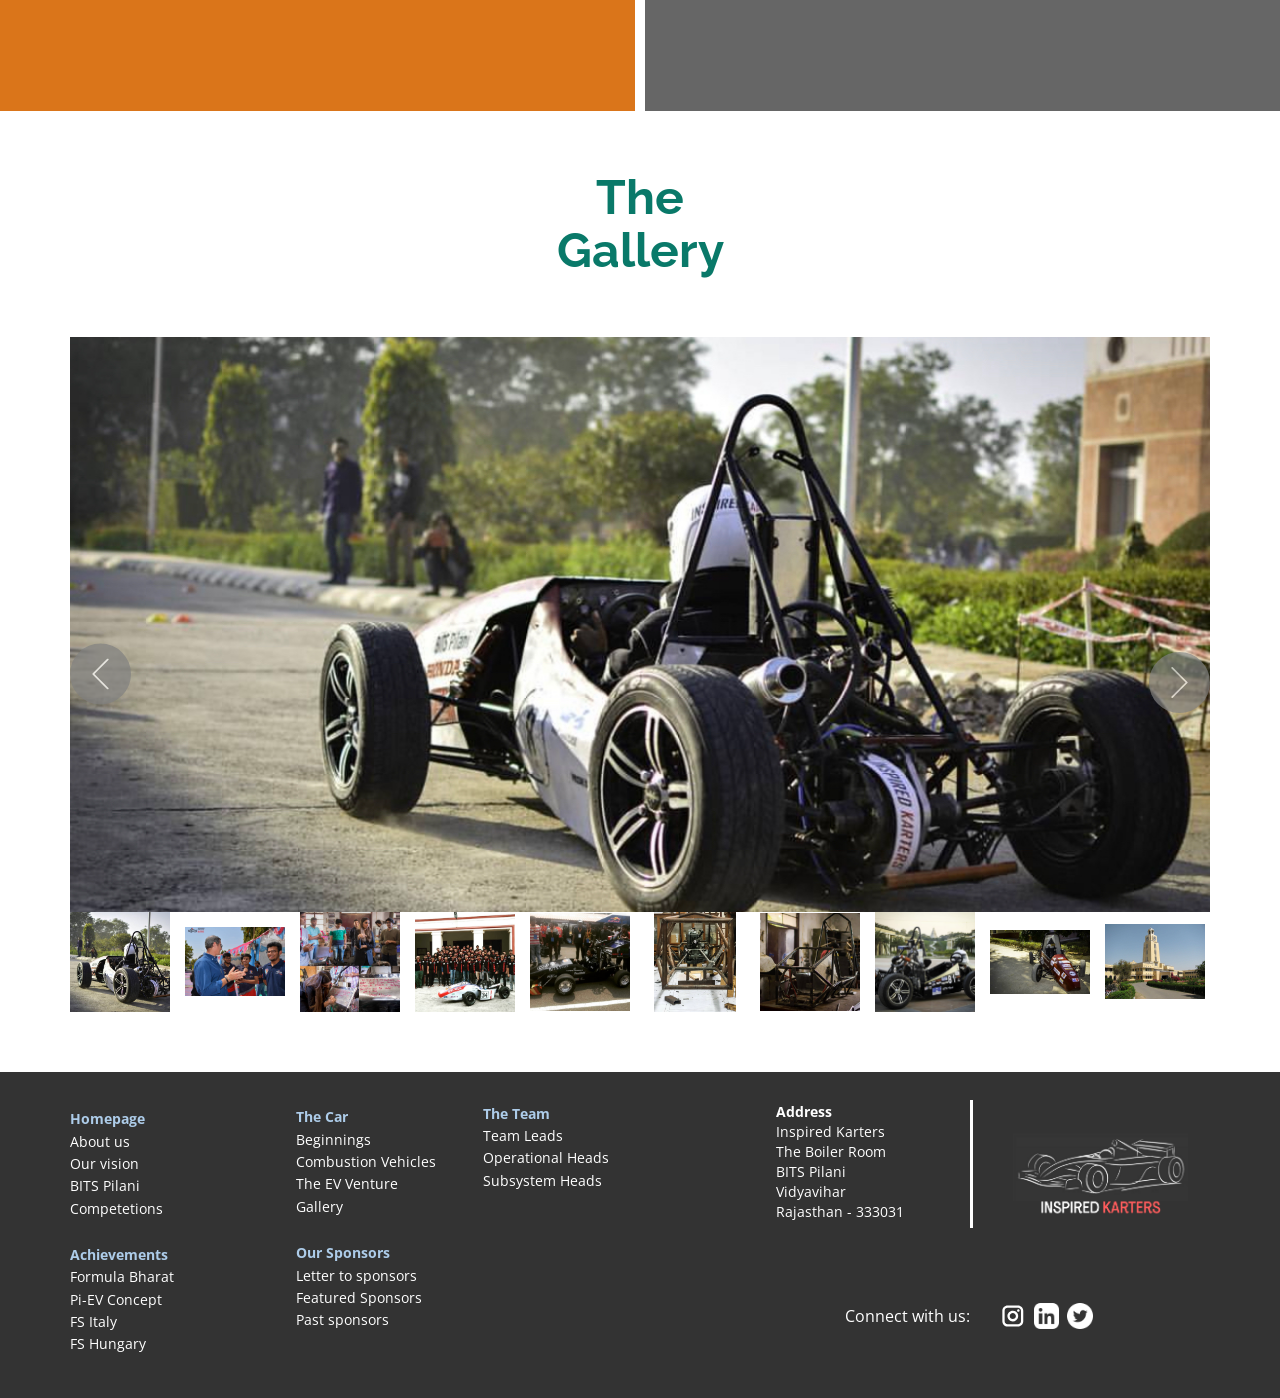
<file: Achievements.html>
<!DOCTYPE html>
<html style="font-size: 16px;" lang="en"><head>
    <meta name="viewport" content="width=device-width, initial-scale=1.0">
    <meta charset="utf-8">
    <meta name="keywords" content="">
    <meta name="description" content="">
    <title>Achievements</title>
    <link rel="stylesheet" href="nicepage.css" media="screen">
<link rel="stylesheet" href="Achievements.css" media="screen">
    <script class="u-script" type="text/javascript" src="jquery.js" defer=""></script>
    <script class="u-script" type="text/javascript" src="nicepage.js" defer=""></script>
    <meta name="generator" content="Nicepage 4.14.1, nicepage.com">
    <link id="u-theme-google-font" rel="stylesheet" href="https://fonts.googleapis.com/css?family=Roboto:100,100i,300,300i,400,400i,500,500i,700,700i,900,900i|Open+Sans:300,300i,400,400i,500,500i,600,600i,700,700i,800,800i">
    <link id="u-page-google-font" rel="stylesheet" href="https://fonts.googleapis.com/css?family=Raleway:100,100i,200,200i,300,300i,400,400i,500,500i,600,600i,700,700i,800,800i,900,900i|Montserrat:100,100i,200,200i,300,300i,400,400i,500,500i,600,600i,700,700i,800,800i,900,900i">
    
    <script type="application/ld+json">{
      "@context": "http://schema.org",
      "@type": "Organization",
      "name": "IKFS Electric",
      "logo": "images/headerlogo3.png",
      "sameAs": [
          "https://www.instagram.com/inspiredkarters.ev/",
          "https://www.linkedin.com/company/inspired-karters-fs/mycompany/",
          "https://twitter.com/formula_ik?lang=en"
		]
}</script>
    <meta name="theme-color" content="#478ac9">
    <meta property="og:title" content="Achievements">
    <meta property="og:description" content="">
    <meta property="og:type" content="website">
  </head>
  <body class="u-body u-xl-mode" data-lang="en"><header class="u-clearfix u-grey-75 u-header u-sticky u-sticky-bc17 u-header" id="sec-a1e0"><div class="u-clearfix u-sheet u-sheet-1">
        <a href="Homepage.html" data-page-id="175969071" class="u-image u-logo u-image-1" data-image-width="500" data-image-height="500" title="Homepage">
          <img src="images/headerlogo3.png" class="u-logo-image u-logo-image-1">
        </a>
        <nav class="u-menu u-menu-dropdown u-offcanvas u-menu-1">
          <div class="menu-collapse u-custom-font u-font-raleway" style="font-size: 1rem; letter-spacing: 0px; font-weight: 500;">
            <a class="u-button-style u-custom-color u-custom-left-right-menu-spacing u-custom-padding-bottom u-custom-text-active-color u-custom-text-color u-custom-text-hover-color u-custom-top-bottom-menu-spacing u-nav-link u-text-active-palette-1-base u-text-hover-palette-2-base" href="#">
              <svg class="u-svg-link" viewBox="0 0 24 24"><use xmlns:xlink="http://www.w3.org/1999/xlink" xlink:href="#menu-hamburger"></use></svg>
              <svg class="u-svg-content" version="1.1" id="menu-hamburger" viewBox="0 0 16 16" x="0px" y="0px" xmlns:xlink="http://www.w3.org/1999/xlink" xmlns="http://www.w3.org/2000/svg"><g><rect y="1" width="16" height="2"></rect><rect y="7" width="16" height="2"></rect><rect y="13" width="16" height="2"></rect>
</g></svg>
            </a>
          </div>
          <div class="u-custom-menu u-nav-container">
            <ul class="u-custom-font u-font-raleway u-nav u-spacing-0 u-unstyled u-nav-1"><li class="u-nav-item"><a class="u-button-style u-nav-link u-text-active-custom-color-8 u-text-hover-custom-color-8 u-text-white" href="Homepage.html" style="padding: 10px 14px;">Home</a>
</li><li class="u-nav-item"><a class="u-button-style u-nav-link u-text-active-custom-color-8 u-text-hover-custom-color-8 u-text-white" href="The-Car.html" style="padding: 10px 14px;">The Car</a>
</li><li class="u-nav-item"><a class="u-button-style u-nav-link u-text-active-custom-color-8 u-text-hover-custom-color-8 u-text-white" href="Achievements.html" style="padding: 10px 14px;">Achievements</a>
</li><li class="u-nav-item"><a class="u-button-style u-nav-link u-text-active-custom-color-8 u-text-hover-custom-color-8 u-text-white" href="Our-sponsors.html" style="padding: 10px 14px;">Our sponsors</a>
</li><li class="u-nav-item"><a class="u-button-style u-nav-link u-text-active-custom-color-8 u-text-hover-custom-color-8 u-text-white" href="The-Team.html" style="padding: 10px 14px;">The Team</a>
</li><li class="u-nav-item"><a class="u-button-style u-nav-link u-text-active-custom-color-8 u-text-hover-custom-color-8 u-text-white" href="Contact.html" style="padding: 10px 14px;">Contact</a>
</li></ul>
          </div>
          <div class="u-custom-menu u-nav-container-collapse">
            <div class="u-black u-container-style u-inner-container-layout u-opacity u-opacity-95 u-sidenav">
              <div class="u-inner-container-layout u-sidenav-overflow">
                <div class="u-menu-close"></div>
                <ul class="u-align-center u-nav u-popupmenu-items u-unstyled u-nav-2"><li class="u-nav-item"><a class="u-button-style u-nav-link" href="Homepage.html">Home</a>
</li><li class="u-nav-item"><a class="u-button-style u-nav-link" href="The-Car.html">The Car</a>
</li><li class="u-nav-item"><a class="u-button-style u-nav-link" href="Achievements.html">Achievements</a>
</li><li class="u-nav-item"><a class="u-button-style u-nav-link" href="Our-sponsors.html">Our sponsors</a>
</li><li class="u-nav-item"><a class="u-button-style u-nav-link" href="The-Team.html">The Team</a>
</li><li class="u-nav-item"><a class="u-button-style u-nav-link" href="Contact.html">Contact</a>
</li></ul>
              </div>
            </div>
            <div class="u-black u-menu-overlay u-opacity u-opacity-70"></div>
          </div>
        </nav>
      </div></header>
    <section class="u-clearfix u-grey-10 u-section-1" id="carousel_f6ba">
      <img class="u-expanded-width-lg u-expanded-width-md u-expanded-width-sm u-expanded-width-xs u-image u-image-1" src="images/IMG_4512.jpg" data-image-width="1170" data-image-height="752">
      <div class="u-clearfix u-gutter-0 u-layout-wrap u-layout-wrap-1">
        <div class="u-layout">
          <div class="u-layout-row">
            <div class="u-align-left u-container-style u-layout-cell u-left-cell u-shape-rectangle u-size-28-xl u-size-29-lg u-size-29-md u-size-29-sm u-size-29-xs u-white u-layout-cell-1">
              <div class="u-container-layout u-container-layout-1">
                <h2 class="u-custom-font u-font-raleway u-text u-text-1">A testimony to our forward thought</h2>
              </div>
            </div>
            <div class="u-container-style u-layout-cell u-right-cell u-shape-rectangle u-size-31-lg u-size-31-md u-size-31-sm u-size-31-xs u-size-32-xl u-white u-layout-cell-2">
              <div class="u-container-layout u-valign-top-md u-valign-top-sm u-valign-top-xs u-container-layout-2">
                <p class="u-custom-font u-font-raleway u-text u-text-2">With state-of-the-art technical interventions, the team has been able to design highly efficient racing automotives that have attracted prestiguous accolades in many competetions within India and abroad. Such achievements have encouraged the team to transition its operations in the EV sector and laid the foundations of the team's first attempt to build a electric vehicle from scratch.&nbsp;</p>
              </div>
            </div>
          </div>
        </div>
      </div>
      <div class="u-border-3 u-border-grey-dark-1 u-line u-line-vertical u-line-1"></div>
    </section>
    <section class="u-align-center u-clearfix u-grey-15 u-valign-top-xl u-section-2" id="carousel_b4c6">
      <img class="u-border-2 u-border-grey-75 u-expanded-width u-image u-image-default u-image-1" src="images/IMG_4520.jpg" data-image-width="1170" data-image-height="874">
      <div class="u-list u-list-1">
        <div class="u-repeater u-repeater-1">
          <div class="u-align-center u-container-style u-custom-border u-list-item u-repeater-item u-shape-rectangle u-white u-list-item-1">
            <div class="u-container-layout u-similar-container u-container-layout-1"><span class="u-custom-color-7 u-file-icon u-icon u-icon-circle u-icon-1"><img src="images/455582.png" alt=""></span>
              <h4 class="u-custom-font u-font-montserrat u-text u-text-default u-text-1"> 13th position</h4>
              <p class="u-custom-font u-custom-item u-font-raleway u-text u-text-grey-60 u-text-2">in Overall N​ational Ranking</p>
            </div>
          </div>
          <div class="u-align-center u-container-style u-custom-border u-list-item u-repeater-item u-shape-rectangle u-white u-list-item-2">
            <div class="u-container-layout u-similar-container u-container-layout-2"><span class="u-custom-color-7 u-file-icon u-icon u-icon-circle u-icon-2"><img src="images/2329087.png" alt=""></span>
              <h4 class="u-custom-font u-font-montserrat u-text u-text-default u-text-3"> Ranked 7th</h4>
              <p class="u-custom-font u-custom-item u-font-raleway u-text u-text-grey-60 u-text-4">in Business Planning</p>
            </div>
          </div>
          <div class="u-align-center u-container-style u-custom-border u-list-item u-repeater-item u-shape-rectangle u-white u-list-item-3">
            <div class="u-container-layout u-similar-container u-container-layout-3"><span class="u-custom-color-7 u-file-icon u-icon u-icon-circle u-icon-3"><img src="images/838560.png" alt=""></span>
              <h4 class="u-custom-font u-font-montserrat u-text u-text-default u-text-5">8th position</h4>
              <p class="u-custom-font u-custom-item u-font-raleway u-text u-text-grey-60 u-text-6">in Automotive Design&nbsp;</p>
            </div>
          </div>
        </div>
      </div>
      <h1 class="u-custom-font u-font-raleway u-text u-text-body-alt-color u-text-default u-text-7">Formula Bharat</h1>
      <p class="u-custom-font u-font-raleway u-large-text u-text u-text-body-alt-color u-text-variant u-text-8">The challenge to the student team is to design and fabricate a prototype vehicle that best meets the goals and intents as stated per certain guidelines. Over the course of a five day competition, a jury of experts from the motorsport, automotive and supplier industries judge the design, cost and business planning of all the teams to determine the best team and vehicle; in addition the team’s on-track performance scores will demonstrate how well they hold up under real life conditions.The Formula Bharat competition is divided into 2 categories – Static and Dynamic – which account for a total of 1000 point</p>
    </section>
    <section class="u-align-center u-clearfix u-section-3" id="carousel_b9c0">
      <div class="u-clearfix u-sheet u-valign-middle u-sheet-1">
        <div id="carousel-bd35" data-interval="5000" data-u-ride="carousel" class="u-carousel u-expanded-width u-slider u-slider-1">
          <ol class="u-absolute-hcenter u-carousel-indicators u-hidden u-carousel-indicators-1">
            <li data-u-target="#carousel-bd35" class="u-active u-grey-30" data-u-slide-to="0"></li>
            <li data-u-target="#carousel-bd35" class="u-grey-30" data-u-slide-to="1"></li>
            <li data-u-target="#carousel-bd35" class="u-grey-30" data-u-slide-to="2"></li>
            <li data-u-target="#carousel-bd35" class="u-grey-30" data-u-slide-to="3"></li>
          </ol>
          <div class="u-carousel-inner" role="listbox">
            <div class="u-active u-align-left u-carousel-item u-container-style u-slide">
              <div class="u-container-layout u-container-layout-1">
                <img class="u-image u-image-default u-preserve-proportions u-image-1" src="images/E8G7_FxVcAMU3K2.jpg" alt="" data-image-width="1080" data-image-height="1080">
                <h2 class="u-custom-font u-font-raleway u-text u-text-1">FSEV Concept Challenge</h2>
                <h2 class="u-custom-font u-font-raleway u-text u-text-custom-color-7 u-text-2">2021 Achievements</h2>
                <ul class="u-custom-font u-font-raleway u-text u-text-3">
                  <li>
                    <span style="font-size: 1.25rem;">3rd Overall National Rank</span>
                  </li>
                  <li>
                    <span style="font-size: 1.25rem;">3rd in Procurement Strategy</span>
                  </li>
                  <li>
                    <span style="font-size: 1.25rem;">1st in Team Management Strategy</span>
                  </li>
                  <li>
                    <span style="font-size: 1.25rem;">"Best FMEA Report" Award</span>
                  </li>
                </ul>
              </div>
            </div>
            <div class="u-carousel-item u-container-style u-slide u-carousel-item-2">
              <div class="u-container-layout u-container-layout-2">
                <h2 class="u-custom-font u-font-raleway u-text u-text-4">FSEV Concept Challenge</h2>
                <h2 class="u-custom-font u-font-raleway u-text u-text-custom-color-7 u-text-5">2020 Achievements</h2>
                <ul class="u-custom-font u-font-raleway u-text u-text-6">
                  <li>
                    <span style="font-size: 1.25rem;">1st Overall National Rank</span>
                  </li>
                  <li>
                    <span style="font-size: 1.25rem;">1st in Procurement Strategy</span>
                  </li>
                  <li>
                    <span style="font-size: 1.25rem;">1st in Team Management Strategy</span>
                  </li>
                </ul>
                <img class="u-border-2 u-border-grey-75 u-image u-image-default u-image-2" src="images/ScreenShot2022-07-06at1.44.05AM.png" alt="" data-image-width="982" data-image-height="514">
              </div>
            </div>
            <div class="u-carousel-item u-container-style u-slide u-carousel-item-3">
              <div class="u-container-layout u-container-layout-3">
                <h2 class="u-custom-font u-font-raleway u-text u-text-7">FSEV Concept Challenge</h2>
                <h2 class="u-custom-font u-font-raleway u-text u-text-custom-color-7 u-text-8">2019 Achievements</h2>
                <ul class="u-custom-font u-font-raleway u-text u-text-9">
                  <li>
                    <span style="font-size: 1.25rem;">2nd Overall National Rank</span>
                  </li>
                  <li>
                    <span style="font-size: 1.25rem;">3rd in Procurement Strategy</span>
                  </li>
                  <li>
                    <span style="font-size: 1.25rem;">1st in Team Management Strategy</span>
                  </li>
                  <li>
                    <span style="font-size: 1.25rem;">"Best FMEA Report" Award</span>
                  </li>
                </ul>
                <img class="u-image u-image-default u-image-3" src="images/IMG_4517.jpg" alt="" data-image-width="1170" data-image-height="814">
              </div>
            </div>
            <div class="u-carousel-item u-container-style u-slide u-carousel-item-4">
              <div class="u-container-layout u-container-layout-4">
                <h2 class="u-custom-font u-font-raleway u-text u-text-10">FSEV Concept Challenge</h2>
                <h2 class="u-custom-font u-font-raleway u-text u-text-custom-color-7 u-text-11">2018 Achievements</h2>
                <ul class="u-custom-font u-font-raleway u-text u-text-12">
                  <li>
                    <span style="font-size: 1.25rem;">2nd Overall National Rank</span>
                  </li>
                  <li>
                    <span style="font-size: 1.25rem;">"Best FMEA Report" Award</span>
                  </li>
                </ul>
                <img class="u-image u-image-default u-image-4" src="images/IMG_4518.jpg" alt="" data-image-width="1170" data-image-height="1146">
              </div>
            </div>
          </div>
          <a class="u-absolute-vcenter-xl u-border-1 u-border-grey-75 u-border-hover-black u-carousel-control u-carousel-control-prev u-hover-white u-icon-circle u-spacing-9 u-text-hover-grey-50 u-white u-carousel-control-1" href="#carousel-bd35" role="button" data-u-slide="prev">
            <span aria-hidden="true">
              <svg viewBox="0 0 477.175 477.175"><path d="M145.188,238.575l215.5-215.5c5.3-5.3,5.3-13.8,0-19.1s-13.8-5.3-19.1,0l-225.1,225.1c-5.3,5.3-5.3,13.8,0,19.1l225.1,225
                    c2.6,2.6,6.1,4,9.5,4s6.9-1.3,9.5-4c5.3-5.3,5.3-13.8,0-19.1L145.188,238.575z"></path></svg>
            </span>
            <span class="sr-only">+Previous</span>
          </a>
          <a class="u-absolute-vcenter u-border-1 u-border-grey-75 u-border-hover-black u-carousel-control u-carousel-control-next u-hover-white u-icon-circle u-spacing-9 u-text-hover-grey-50 u-white u-carousel-control-2" href="#carousel-bd35" role="button" data-u-slide="next">
            <span aria-hidden="true">
              <svg viewBox="0 0 477.175 477.175"><path d="M360.731,229.075l-225.1-225.1c-5.3-5.3-13.8-5.3-19.1,0s-5.3,13.8,0,19.1l215.5,215.5l-215.5,215.5
                    c-5.3,5.3-5.3,13.8,0,19.1c2.6,2.6,6.1,4,9.5,4c3.4,0,6.9-1.3,9.5-4l225.1-225.1C365.931,242.875,365.931,234.275,360.731,229.075z"></path></svg>
            </span>
            <span class="sr-only">+Next</span>
          </a>
        </div>
      </div>
    </section>
    <section class="u-align-center u-clearfix u-section-4" id="carousel_cc00">
      <div class="u-expanded-width u-list u-list-1">
        <div class="u-repeater u-repeater-1">
          <div class="u-align-left u-container-style u-custom-color-7 u-custom-item u-list-item u-repeater-item">
            <div class="u-container-layout u-similar-container u-container-layout-1">
              <h2 class="u-custom-font u-font-montserrat u-text u-text-1">FS Italy 2014</h2>
              <h5 class="u-custom-font u-font-montserrat u-text u-text-2">Awards</h5>
              <p class="u-custom-font u-font-raleway u-text u-text-3"> Secured 1st in Design Category among all Indian Teams</p>
              <a href="https://www.formula-ata.it" class="u-border-none u-btn u-button-style u-custom-item u-grey-60 u-hover-white u-btn-1" target="_blank">read more</a>
            </div>
          </div>
          <div class="u-align-left u-container-style u-custom-item u-grey-60 u-list-item u-repeater-item">
            <div class="u-container-layout u-similar-container u-container-layout-2">
              <h2 class="u-custom-font u-font-montserrat u-text u-text-4">FS Hungary 2012</h2>
              <h5 class="u-custom-font u-font-montserrat u-text u-text-5">Achievements</h5>
              <p class="u-custom-font u-font-raleway u-text u-text-6">The only Indian team to clear Technical Inspection</p>
              <a href="https://fseast.eu" class="u-border-none u-btn u-button-style u-custom-color-7 u-custom-item u-hover-white u-btn-2" target="_blank"> read more</a>
            </div>
          </div>
        </div>
      </div>
    </section>
    <section class="u-align-center u-clearfix u-section-5" id="sec-c856">
      <div class="u-clearfix u-sheet u-sheet-1">
        <h1 class="u-custom-font u-font-raleway u-text u-text-custom-color-9 u-text-1">The Gallery</h1>
        <div class="u-carousel u-carousel-fade u-expanded-width u-gallery u-layout-thumbnails u-lightbox u-no-transition u-show-text-always u-thumbnails-position-bottom u-gallery-1" id="carousel-e131" data-interval="5000" data-u-ride="carousel">
          <div class="u-carousel-inner u-gallery-inner" role="listbox">
            <div class="u-active u-carousel-item u-gallery-item u-carousel-item-1">
              <div class="u-back-slide" data-image-width="1170" data-image-height="760">
                <img class="u-back-image u-expanded" src="images/IMG_4507.jpg">
              </div>
              <div class="u-over-slide u-over-slide-1">
                <h3 class="u-gallery-heading">Sample Title</h3>
                <p class="u-gallery-text">Sample Text</p>
              </div>
            </div>
            <div class="u-carousel-item u-gallery-item u-carousel-item-2">
              <div class="u-back-slide" data-image-width="1170" data-image-height="808">
                <img class="u-back-image u-expanded u-image-contain" src="images/IMG_4510.jpg">
              </div>
              <div class="u-over-slide u-over-slide-2">
                <h3 class="u-gallery-heading">Sample Title</h3>
                <p class="u-gallery-text">Sample Text</p>
              </div>
            </div>
            <div class="u-carousel-item u-gallery-item u-carousel-item-3" data-image-width="2836" data-image-height="1875">
              <div class="u-back-slide" data-image-width="1170" data-image-height="1155">
                <img class="u-back-image u-expanded u-image-contain u-back-image-3" src="images/IMG_4505.jpg">
              </div>
              <div class="u-over-slide u-over-slide-3">
                <h3 class="u-gallery-heading">Sample Title</h3>
                <p class="u-gallery-text">Sample Text</p>
              </div>
              <style data-mode="XL" data-visited="true"></style>
              <style data-mode="LG" data-visited="true"></style>
              <style data-mode="MD"></style>
              <style data-mode="SM"></style>
              <style data-mode="XS"></style>
            </div>
            <div class="u-carousel-item u-gallery-item u-carousel-item-4" data-image-width="1170" data-image-height="1156">
              <div class="u-back-slide">
                <img class="u-back-image u-expanded u-back-image-4" src="images/IMG_B556CCDA9681-1.jpeg">
              </div>
              <div class="u-over-slide u-over-slide-4">
                <h3 class="u-gallery-heading"></h3>
                <p class="u-gallery-text"></p>
              </div>
              <style data-mode="XL"></style>
              <style data-mode="LG" data-visited="true"></style>
              <style data-mode="MD"></style>
              <style data-mode="SM"></style>
              <style data-mode="XS"></style>
            </div>
            <div class="u-carousel-item u-gallery-item u-carousel-item-5" data-image-width="1170" data-image-height="1145">
              <div class="u-back-slide">
                <img class="u-back-image u-expanded u-image-contain" src="images/IMG_4506.jpg">
              </div>
              <div class="u-over-slide u-over-slide-5">
                <h3 class="u-gallery-heading"></h3>
                <p class="u-gallery-text"></p>
              </div>
              <style data-mode="XL"></style>
              <style data-mode="LG" data-visited="true"></style>
              <style data-mode="MD"></style>
              <style data-mode="SM"></style>
              <style data-mode="XS"></style>
            </div>
            <div class="u-carousel-item u-gallery-item u-carousel-item-6" data-image-width="1170" data-image-height="1418">
              <div class="u-back-slide">
                <img class="u-back-image u-expanded u-image-contain" src="images/IMG_4504.jpg">
              </div>
              <div class="u-over-slide u-over-slide-6">
                <h3 class="u-gallery-heading"></h3>
                <p class="u-gallery-text"></p>
              </div>
              <style data-mode="XL"></style>
              <style data-mode="LG" data-visited="true"></style>
              <style data-mode="MD"></style>
              <style data-mode="SM"></style>
              <style data-mode="XS"></style>
            </div>
            <div class="u-carousel-item u-gallery-item u-carousel-item-7" data-image-width="1170" data-image-height="1150">
              <div class="u-back-slide">
                <img class="u-back-image u-expanded u-image-contain" src="images/IMG_4508.jpg">
              </div>
              <div class="u-over-slide u-over-slide-7">
                <h3 class="u-gallery-heading"></h3>
                <p class="u-gallery-text"></p>
              </div>
              <style data-mode="XL"></style>
              <style data-mode="LG" data-visited="true"></style>
              <style data-mode="MD"></style>
              <style data-mode="SM"></style>
              <style data-mode="XS"></style>
            </div>
            <div class="u-carousel-item u-gallery-item u-carousel-item-8" data-image-width="1170" data-image-height="802">
              <div class="u-back-slide">
                <img class="u-back-image u-expanded u-back-image-8" src="images/IMG_4511.jpg">
              </div>
              <div class="u-over-slide u-over-slide-8">
                <h3 class="u-gallery-heading"></h3>
                <p class="u-gallery-text"></p>
              </div>
              <style data-mode="XL"></style>
              <style data-mode="LG" data-visited="true"></style>
              <style data-mode="MD"></style>
              <style data-mode="SM"></style>
              <style data-mode="XS"></style>
            </div>
            <div class="u-carousel-item u-gallery-item u-carousel-item-9" data-image-width="1170" data-image-height="752">
              <div class="u-back-slide">
                <img class="u-back-image u-expanded u-image-contain" src="images/IMG_4512.jpg">
              </div>
              <div class="u-over-slide u-over-slide-9">
                <h3 class="u-gallery-heading"></h3>
                <p class="u-gallery-text"></p>
              </div>
              <style data-mode="XL"></style>
              <style data-mode="LG" data-visited="true"></style>
              <style data-mode="MD"></style>
              <style data-mode="SM"></style>
              <style data-mode="XS"></style>
            </div>
            <div class="u-carousel-item u-gallery-item u-carousel-item-10" data-image-width="800" data-image-height="600">
              <div class="u-back-slide">
                <img class="u-back-image u-expanded u-image-contain" src="images/1584360281phpFGx1iJ.jpeg">
              </div>
              <div class="u-over-slide u-over-slide-10">
                <h3 class="u-gallery-heading"></h3>
                <p class="u-gallery-text"></p>
              </div>
              <style data-mode="XL"></style>
              <style data-mode="LG" data-visited="true"></style>
              <style data-mode="MD"></style>
              <style data-mode="SM"></style>
              <style data-mode="XS"></style>
            </div>
          </div>
          <a class="u-absolute-vcenter u-carousel-control u-carousel-control-prev u-grey-50 u-icon-circle u-opacity u-opacity-70 u-spacing-10 u-text-body-alt-color u-text-hover-custom-color-9 u-carousel-control-1" href="#carousel-e131" role="button" data-u-slide="prev">
            <span aria-hidden="true">
              <svg viewBox="0 0 477.175 477.175"><path d="M145.188,238.575l215.5-215.5c5.3-5.3,5.3-13.8,0-19.1s-13.8-5.3-19.1,0l-225.1,225.1c-5.3,5.3-5.3,13.8,0,19.1l225.1,225
		c2.6,2.6,6.1,4,9.5,4s6.9-1.3,9.5-4c5.3-5.3,5.3-13.8,0-19.1L145.188,238.575z"></path></svg>
            </span>
            <span class="sr-only">
              <svg viewBox="0 0 477.175 477.175"><path d="M145.188,238.575l215.5-215.5c5.3-5.3,5.3-13.8,0-19.1s-13.8-5.3-19.1,0l-225.1,225.1c-5.3,5.3-5.3,13.8,0,19.1l225.1,225
		c2.6,2.6,6.1,4,9.5,4s6.9-1.3,9.5-4c5.3-5.3,5.3-13.8,0-19.1L145.188,238.575z"></path></svg>
            </span>
          </a>
          <a class="u-carousel-control u-carousel-control-next u-grey-50 u-icon-circle u-opacity u-opacity-70 u-spacing-10 u-text-body-alt-color u-text-hover-custom-color-9 u-carousel-control-2" href="#carousel-e131" role="button" data-u-slide="next">
            <span aria-hidden="true">
              <svg viewBox="0 0 477.175 477.175"><path d="M360.731,229.075l-225.1-225.1c-5.3-5.3-13.8-5.3-19.1,0s-5.3,13.8,0,19.1l215.5,215.5l-215.5,215.5
		c-5.3,5.3-5.3,13.8,0,19.1c2.6,2.6,6.1,4,9.5,4c3.4,0,6.9-1.3,9.5-4l225.1-225.1C365.931,242.875,365.931,234.275,360.731,229.075z"></path></svg>
            </span>
            <span class="sr-only">
              <svg viewBox="0 0 477.175 477.175"><path d="M360.731,229.075l-225.1-225.1c-5.3-5.3-13.8-5.3-19.1,0s-5.3,13.8,0,19.1l215.5,215.5l-215.5,215.5
		c-5.3,5.3-5.3,13.8,0,19.1c2.6,2.6,6.1,4,9.5,4c3.4,0,6.9-1.3,9.5-4l225.1-225.1C365.931,242.875,365.931,234.275,360.731,229.075z"></path></svg>
            </span>
          </a>
          <ol class="u-carousel-thumbnails u-spacing-15 u-carousel-thumbnails-1">
            <li class="u-active u-carousel-thumbnail u-carousel-thumbnail-1" data-u-target="#carousel-e131" data-u-slide-to="0">
              <img class="u-carousel-thumbnail-image u-image" src="images/IMG_4507.jpg">
            </li>
            <li class="u-carousel-thumbnail u-carousel-thumbnail-2" data-u-target="#carousel-e131" data-u-slide-to="1">
              <img class="u-carousel-thumbnail-image u-image u-image-contain" src="images/IMG_4510.jpg">
            </li>
            <li class="u-carousel-thumbnail u-carousel-thumbnail-3" data-u-target="#carousel-e131" data-u-slide-to="2">
              <img class="u-carousel-thumbnail-image u-image" src="images/IMG_4505.jpg">
            </li>
            <li class="u-carousel-thumbnail u-carousel-thumbnail-4" data-u-target="#carousel-e131" data-u-slide-to="3">
              <img class="u-carousel-thumbnail-image u-image" src="images/IMG_B556CCDA9681-1.jpeg">
            </li>
            <li class="u-carousel-thumbnail u-carousel-thumbnail-5" data-u-target="#carousel-e131" data-u-slide-to="4">
              <img class="u-carousel-thumbnail-image u-image u-image-contain" src="images/IMG_4506.jpg">
            </li>
            <li class="u-carousel-thumbnail u-carousel-thumbnail-6" data-u-target="#carousel-e131" data-u-slide-to="5">
              <img class="u-carousel-thumbnail-image u-image u-image-contain" src="images/IMG_4504.jpg">
            </li>
            <li class="u-carousel-thumbnail u-carousel-thumbnail-7" data-u-target="#carousel-e131" data-u-slide-to="6">
              <img class="u-carousel-thumbnail-image u-image u-image-contain" src="images/IMG_4508.jpg">
            </li>
            <li class="u-carousel-thumbnail u-carousel-thumbnail-8" data-u-target="#carousel-e131" data-u-slide-to="7">
              <img class="u-carousel-thumbnail-image u-image" src="images/IMG_4511.jpg">
            </li>
            <li class="u-carousel-thumbnail u-carousel-thumbnail-9" data-u-target="#carousel-e131" data-u-slide-to="8">
              <img class="u-carousel-thumbnail-image u-image u-image-contain" src="images/IMG_4512.jpg">
            </li>
            <li class="u-carousel-thumbnail u-carousel-thumbnail-10" data-u-target="#carousel-e131" data-u-slide-to="9">
              <img class="u-carousel-thumbnail-image u-image u-image-contain" src="images/1584360281phpFGx1iJ.jpeg">
            </li>
          </ol>
        </div>
      </div>
    </section>
    
    
    <footer class="u-align-center u-clearfix u-footer u-grey-80 u-footer" id="sec-57cc"><div class="u-clearfix u-sheet u-sheet-1">
      <div class="u-border-3 u-border-white u-line u-line-vertical u-line-1"></div>
      <img class="u-image u-image-default u-preserve-proportions u-image-1" src="images/footerlogo.png" alt="" data-image-width="500" data-image-height="500">
      <p class="u-align-left u-large-text u-text u-text-variant u-text-1">
        <span style="font-weight: 700; font-size: 0.875rem;">Address</span>
        <br>
        <span style="font-size: 0.875rem;">Inspired Karters<br>The Boiler Room<br>BITS Pilani<br>Vidyavihar<br>Rajasthan - 333031 
        </span>
      </p>
      <a href="The-Team.html"><p class="u-align-left u-small-text u-text u-text-variant u-text-2"><b>The Team</b></a>
        <br>Team Leads<br>Operational Heads<br>Subsystem Heads<br>
      </p>
      <p class="u-align-left u-small-text u-text u-text-variant u-text-3">
        <a href="The-Car.html"><span style="font-weight: 700;">The Car</span></a>
        <br>Beginnings<br>Combustion Vehicles<br>The EV Venture<br>Gallery
      </p>
      <p class="u-align-left u-small-text u-text u-text-variant u-text-4">
        <a href="Homepage.html"><span style="font-weight: 700;">Homepage</span></a>
        <br>About us<br>Our vision<br>BITS Pilani<br>Competetions
      </p>
      <a href="Our-sponsors.html"><p class="u-align-left u-small-text u-text u-text-variant u-text-5"><b>Our Sponsors</b></a>
        <br>Letter to sponsors<br>Featured Sponsors<br>Past sponsors<br>
      </p>
      <a href="Achievements.html"><p class="u-align-left u-small-text u-text u-text-variant u-text-6"><b>Achievements</b></a>
        <br>Formula Bharat<br>Pi-EV Concept<br>FS Italy<br>FS Hungary
      </p>
      <div class="u-social-icons u-spacing-8 u-social-icons-1">
        <a class="u-social-url" title="instagram" target="_blank" href="https://www.instagram.com/inspiredkarters.ev/"><span class="u-icon u-social-icon u-social-instagram u-text-white u-icon-1"><svg class="u-svg-link" preserveAspectRatio="xMidYMin slice" viewBox="0 0 112 112" style=""><use xmlns:xlink="http://www.w3.org/1999/xlink" xlink:href="#svg-4a30"></use></svg><svg class="u-svg-content" viewBox="0 0 112 112" x="0" y="0" id="svg-4a30"><path fill="currentColor" d="M55.9,32.9c-12.8,0-23.2,10.4-23.2,23.2s10.4,23.2,23.2,23.2s23.2-10.4,23.2-23.2S68.7,32.9,55.9,32.9z
 M55.9,69.4c-7.4,0-13.3-6-13.3-13.3c-0.1-7.4,6-13.3,13.3-13.3s13.3,6,13.3,13.3C69.3,63.5,63.3,69.4,55.9,69.4z"></path><path fill="#FFFFFF" d="M79.7,26.8c-3,0-5.4,2.5-5.4,5.4s2.5,5.4,5.4,5.4c3,0,5.4-2.5,5.4-5.4S82.7,26.8,79.7,26.8z"></path><path fill="currentColor" d="M78.2,11H33.5C21,11,10.8,21.3,10.8,33.7v44.7c0,12.6,10.2,22.8,22.7,22.8h44.7c12.6,0,22.7-10.2,22.7-22.7
V33.7C100.8,21.1,90.6,11,78.2,11z M91,78.4c0,7.1-5.8,12.8-12.8,12.8H33.5c-7.1,0-12.8-5.8-12.8-12.8V33.7
c0-7.1,5.8-12.8,12.8-12.8h44.7c7.1,0,12.8,5.8,12.8,12.8V78.4z"></path></svg></span>
        </a>
        <a class="u-social-url" target="_blank" data-type="LinkedIn" title="LinkedIn" href="https://www.linkedin.com/company/inspired-karters-fs/mycompany/"><span class="u-file-icon u-icon u-social-icon u-social-linkedin u-text-white u-icon-2"><img src="images/254394.png" alt=""></span>
        </a>
        <a class="u-social-url" target="_blank" data-type="Custom" title="Custom" href="https://twitter.com/formula_ik?lang=en"><span class="u-file-icon u-icon u-social-custom u-social-icon u-text-white u-icon-3"><img src="images/1384017.png" alt=""></span>
        </a>
      </div>
      <p class="u-align-left u-text u-text-default u-text-7">Connect with us:</p>
    </div></footer>
  
</body></html>
</file>
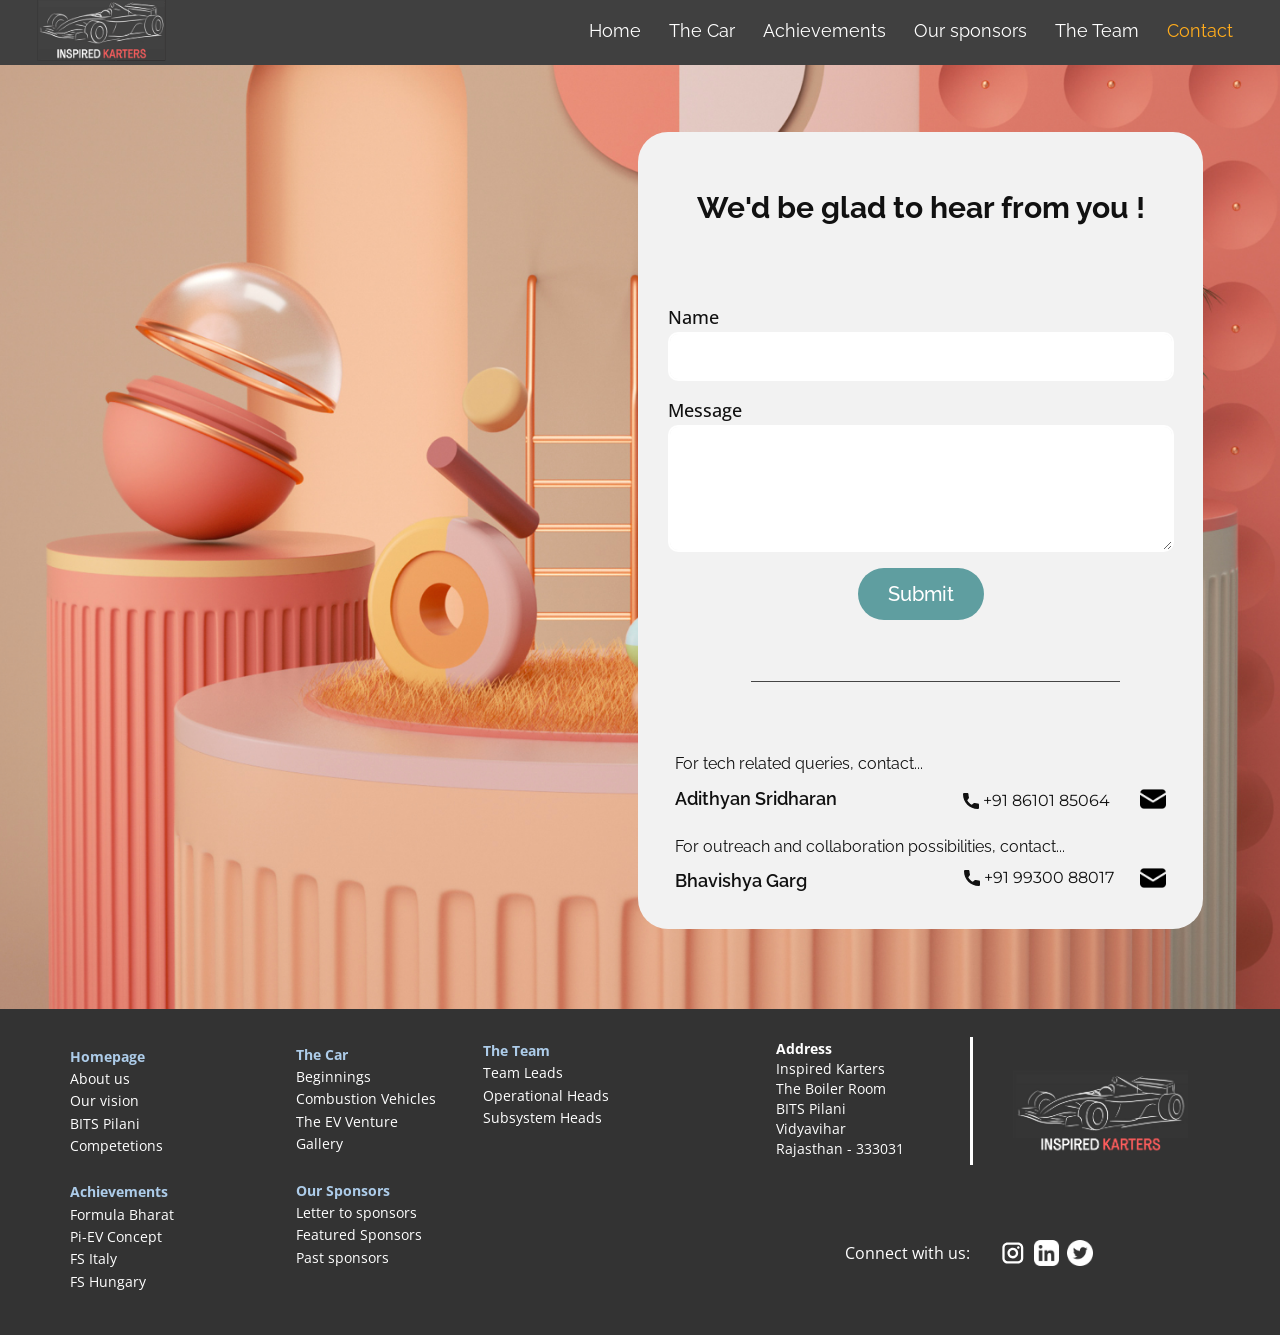
<file: Contact.html>
<!DOCTYPE html>
<html style="font-size: 16px;" lang="en"><head>
    <meta name="viewport" content="width=device-width, initial-scale=1.0">
    <meta charset="utf-8">
    <meta name="keywords" content="">
    <meta name="description" content="">
    <title>Contact</title>
    <link rel="stylesheet" href="nicepage.css" media="screen">
<link rel="stylesheet" href="Contact.css" media="screen">
    <script class="u-script" type="text/javascript" src="jquery.js" defer=""></script>
    <script class="u-script" type="text/javascript" src="nicepage.js" defer=""></script>
    <meta name="generator" content="Nicepage 4.14.1, nicepage.com">
    <link id="u-theme-google-font" rel="stylesheet" href="https://fonts.googleapis.com/css?family=Roboto:100,100i,300,300i,400,400i,500,500i,700,700i,900,900i|Open+Sans:300,300i,400,400i,500,500i,600,600i,700,700i,800,800i">
    <link id="u-page-google-font" rel="stylesheet" href="https://fonts.googleapis.com/css?family=Raleway:100,100i,200,200i,300,300i,400,400i,500,500i,600,600i,700,700i,800,800i,900,900i|Montserrat:100,100i,200,200i,300,300i,400,400i,500,500i,600,600i,700,700i,800,800i,900,900i">
    
    <script type="application/ld+json">{
      "@context": "http://schema.org",
      "@type": "Organization",
      "name": "IKFS Electric",
      "logo": "images/headerlogo3.png",
      "sameAs": [
          "https://www.instagram.com/inspiredkarters.ev/",
          "https://www.linkedin.com/company/inspired-karters-fs/mycompany/",
          "https://twitter.com/formula_ik?lang=en"
		]
}</script>
    <meta name="theme-color" content="#478ac9">
    <meta property="og:title" content="Contact">
    <meta property="og:description" content="">
    <meta property="og:type" content="website">
  </head>
  <body class="u-body u-xl-mode" data-lang="en"><header class="u-clearfix u-grey-75 u-header u-sticky u-sticky-bc17 u-header" id="sec-a1e0"><div class="u-clearfix u-sheet u-sheet-1">
        <a href="Homepage.html" data-page-id="175969071" class="u-image u-logo u-image-1" data-image-width="500" data-image-height="500" title="Homepage">
          <img src="images/headerlogo3.png" class="u-logo-image u-logo-image-1">
        </a>
        <nav class="u-menu u-menu-dropdown u-offcanvas u-menu-1">
          <div class="menu-collapse u-custom-font u-font-raleway" style="font-size: 1rem; letter-spacing: 0px; font-weight: 500;">
            <a class="u-button-style u-custom-color u-custom-left-right-menu-spacing u-custom-padding-bottom u-custom-text-active-color u-custom-text-color u-custom-text-hover-color u-custom-top-bottom-menu-spacing u-nav-link u-text-active-palette-1-base u-text-hover-palette-2-base" href="#">
              <svg class="u-svg-link" viewBox="0 0 24 24"><use xmlns:xlink="http://www.w3.org/1999/xlink" xlink:href="#menu-hamburger"></use></svg>
              <svg class="u-svg-content" version="1.1" id="menu-hamburger" viewBox="0 0 16 16" x="0px" y="0px" xmlns:xlink="http://www.w3.org/1999/xlink" xmlns="http://www.w3.org/2000/svg"><g><rect y="1" width="16" height="2"></rect><rect y="7" width="16" height="2"></rect><rect y="13" width="16" height="2"></rect>
</g></svg>
            </a>
          </div>
          <div class="u-custom-menu u-nav-container">
            <ul class="u-custom-font u-font-raleway u-nav u-spacing-0 u-unstyled u-nav-1"><li class="u-nav-item"><a class="u-button-style u-nav-link u-text-active-custom-color-8 u-text-hover-custom-color-8 u-text-white" href="Homepage.html" style="padding: 10px 14px;">Home</a>
</li><li class="u-nav-item"><a class="u-button-style u-nav-link u-text-active-custom-color-8 u-text-hover-custom-color-8 u-text-white" href="The-Car.html" style="padding: 10px 14px;">The Car</a>
</li><li class="u-nav-item"><a class="u-button-style u-nav-link u-text-active-custom-color-8 u-text-hover-custom-color-8 u-text-white" href="Achievements.html" style="padding: 10px 14px;">Achievements</a>
</li><li class="u-nav-item"><a class="u-button-style u-nav-link u-text-active-custom-color-8 u-text-hover-custom-color-8 u-text-white" href="Our-sponsors.html" style="padding: 10px 14px;">Our sponsors</a>
</li><li class="u-nav-item"><a class="u-button-style u-nav-link u-text-active-custom-color-8 u-text-hover-custom-color-8 u-text-white" href="The-Team.html" style="padding: 10px 14px;">The Team</a>
</li><li class="u-nav-item"><a class="u-button-style u-nav-link u-text-active-custom-color-8 u-text-hover-custom-color-8 u-text-white" href="Contact.html" style="padding: 10px 14px;">Contact</a>
</li></ul>
          </div>
          <div class="u-custom-menu u-nav-container-collapse">
            <div class="u-black u-container-style u-inner-container-layout u-opacity u-opacity-95 u-sidenav">
              <div class="u-inner-container-layout u-sidenav-overflow">
                <div class="u-menu-close"></div>
                <ul class="u-align-center u-nav u-popupmenu-items u-unstyled u-nav-2"><li class="u-nav-item"><a class="u-button-style u-nav-link" href="Homepage.html">Home</a>
</li><li class="u-nav-item"><a class="u-button-style u-nav-link" href="The-Car.html">The Car</a>
</li><li class="u-nav-item"><a class="u-button-style u-nav-link" href="Achievements.html">Achievements</a>
</li><li class="u-nav-item"><a class="u-button-style u-nav-link" href="Our-sponsors.html">Our sponsors</a>
</li><li class="u-nav-item"><a class="u-button-style u-nav-link" href="The-Team.html">The Team</a>
</li><li class="u-nav-item"><a class="u-button-style u-nav-link" href="Contact.html">Contact</a>
</li></ul>
              </div>
            </div>
            <div class="u-black u-menu-overlay u-opacity u-opacity-70"></div>
          </div>
        </nav>
      </div></header>
      <section class="u-clearfix u-image u-section-1" id="carousel_2a13" data-image-width="1480" data-image-height="1382">
        <div class="u-clearfix u-sheet u-sheet-1">
          <div class="u-clearfix u-gutter-10 u-layout-wrap u-layout-wrap-1">
            <div class="u-layout">
              <div class="u-layout-row">
                <div class="u-align-left u-container-style u-layout-cell u-size-30-lg u-size-30-xl u-size-34-md u-size-34-sm u-size-34-xs u-layout-cell-1">
                  <div class="u-container-layout u-container-layout-1"></div>
                </div>
                <div class="u-container-style u-layout-cell u-size-26-md u-size-26-sm u-size-26-xs u-size-30-lg u-size-30-xl u-layout-cell-2">
                  <div class="u-container-layout u-container-layout-2">
                    <div class="u-align-center u-container-style u-grey-5 u-group u-radius-30 u-shape-round u-group-1">
                      <div class="u-container-layout u-container-layout-3">
                        <h4 class="u-custom-font u-font-raleway u-text u-text-1">We'd be glad to hear from you​ !</h4>
                        <div class="u-form u-form-1">
                          <form action="#" method="POST" class="u-clearfix u-form-spacing-15 u-form-vertical u-inner-form" source="email" name="form" style="padding: 0px;">
                            <div class="u-form-group">
                              <label for="name-4c18" class="u-label u-label-1">Name</label>
                              <input type="text" id="name-4c18" name="name" class="u-border-2 u-border-white u-input u-input-rectangle u-radius-10 u-white" required="required">
                            </div>
                            <div class="u-form-group u-form-message">
                              <label for="message-4c18" class="u-label u-label-2">Message</label>
                              <textarea rows="4" cols="50" id="message-4c18" name="message" class="u-border-2 u-border-white u-input u-input-rectangle u-radius-10 u-white" required=""></textarea>
                            </div>
                            <div class="u-align-center u-form-group u-form-submit">
                              <a href="#" class="u-active-custom-color-7 u-border-active-palette-4-light-1 u-border-hover-palette-4-light-1 u-border-none u-btn u-btn-round u-btn-submit u-button-style u-custom-color-10 u-custom-font u-font-raleway u-hover-palette-2-base u-radius-50 u-btn-1">Submit</a>
                              <input type="submit" value="submit" class="u-form-control-hidden">
                            </div>
                            <div class="u-form-send-message u-form-send-success"> Thank you! We'll get back to you shortly </div>
                            <div class="u-form-send-error u-form-send-message"> Sorry. Unable to send your message </div>
                            <input type="hidden" value="" name="recaptchaResponse">
                          </form>
                        </div>
                        <div class="u-border-1 u-border-grey-dark-1 u-line u-line-horizontal u-line-1"></div>
                        <h5 class="u-align-left u-custom-font u-font-raleway u-text u-text-2">For tech related queries, contact...</h5>
                        <a href="" class="u-active-none u-bottom-left-radius-0 u-bottom-right-radius-0 u-btn u-btn-rectangle u-button-style u-custom-font u-font-montserrat u-hover-none u-none u-radius-0 u-top-left-radius-0 u-top-right-radius-0 u-btn-2"><span class="u-icon"><svg class="u-svg-content" viewBox="0 0 405.333 405.333" x="0px" y="0px" style="width: 1em; height: 1em;"><path d="M373.333,266.88c-25.003,0-49.493-3.904-72.704-11.563c-11.328-3.904-24.192-0.896-31.637,6.699l-46.016,34.752    c-52.8-28.181-86.592-61.952-114.389-114.368l33.813-44.928c8.512-8.512,11.563-20.971,7.915-32.64    C142.592,81.472,138.667,56.96,138.667,32c0-17.643-14.357-32-32-32H32C14.357,0,0,14.357,0,32    c0,205.845,167.488,373.333,373.333,373.333c17.643,0,32-14.357,32-32V298.88C405.333,281.237,390.976,266.88,373.333,266.88z"></path></svg><img></span>&nbsp;+91 86101 85064<span style="font-size: 1.125rem;">
                            <span style="font-size: 1.25rem;"></span>
                          </span>
                        </a><span class="u-file-icon u-icon u-icon-rectangle u-icon-2" data-href="mailto:f20201230@pilani.bits-pilani.ac.in"><img src="images/712040.png" alt=""></span>
                        <h5 class="u-align-left u-custom-font u-font-raleway u-text u-text-3">Adithyan Sridharan </h5>
                        <h5 class="u-align-left u-custom-font u-font-raleway u-text u-text-4">For outreach and collaboration possibilities, contact...</h5><span class="u-file-icon u-icon u-icon-3" data-href="mailto:f20201425@pilani.bits-pilani.ac.in"><img src="images/712040.png" alt=""></span>
                        <a href="" class="u-active-none u-bottom-left-radius-0 u-bottom-right-radius-0 u-btn u-btn-rectangle u-button-style u-custom-font u-font-montserrat u-hover-none u-none u-radius-0 u-top-left-radius-0 u-top-right-radius-0 u-btn-3"><span class="u-icon"><svg class="u-svg-content" viewBox="0 0 405.333 405.333" x="0px" y="0px" style="width: 1em; height: 1em;"><path d="M373.333,266.88c-25.003,0-49.493-3.904-72.704-11.563c-11.328-3.904-24.192-0.896-31.637,6.699l-46.016,34.752    c-52.8-28.181-86.592-61.952-114.389-114.368l33.813-44.928c8.512-8.512,11.563-20.971,7.915-32.64    C142.592,81.472,138.667,56.96,138.667,32c0-17.643-14.357-32-32-32H32C14.357,0,0,14.357,0,32    c0,205.845,167.488,373.333,373.333,373.333c17.643,0,32-14.357,32-32V298.88C405.333,281.237,390.976,266.88,373.333,266.88z"></path></svg><img></span>&nbsp;+91 99300 88017
                        </a>
                        <h5 class="u-align-left u-custom-font u-font-raleway u-text u-text-5">Bhavishya Garg</h5>
                      </div>
                    </div>
                  </div>
                </div>
              </div>
            </div>
          </div>
        </div>
      </section>


      
    <footer class="u-align-center u-clearfix u-footer u-grey-80 u-footer" id="sec-57cc"><div class="u-clearfix u-sheet u-sheet-1">
      <div class="u-border-3 u-border-white u-line u-line-vertical u-line-1"></div>
      <img class="u-image u-image-default u-preserve-proportions u-image-1" src="images/footerlogo.png" alt="" data-image-width="500" data-image-height="500">
      <p class="u-align-left u-large-text u-text u-text-variant u-text-1">
        <span style="font-weight: 700; font-size: 0.875rem;">Address</span>
        <br>
        <span style="font-size: 0.875rem;">Inspired Karters<br>The Boiler Room<br>BITS Pilani<br>Vidyavihar<br>Rajasthan - 333031 
        </span>
      </p>
      <a href="The-Team.html"><p class="u-align-left u-small-text u-text u-text-variant u-text-2"><b>The Team</b></a>
        <br>Team Leads<br>Operational Heads<br>Subsystem Heads<br>
      </p>
      <p class="u-align-left u-small-text u-text u-text-variant u-text-3">
        <a href="The-Car.html"><span style="font-weight: 700;">The Car</span></a>
        <br>Beginnings<br>Combustion Vehicles<br>The EV Venture<br>Gallery
      </p>
      <p class="u-align-left u-small-text u-text u-text-variant u-text-4">
        <a href="Homepage.html"><span style="font-weight: 700;">Homepage</span></a>
        <br>About us<br>Our vision<br>BITS Pilani<br>Competetions
      </p>
      <a href="Our-sponsors.html"><p class="u-align-left u-small-text u-text u-text-variant u-text-5"><b>Our Sponsors</b></a>
        <br>Letter to sponsors<br>Featured Sponsors<br>Past sponsors<br>
      </p>
      <a href="Achievements.html"><p class="u-align-left u-small-text u-text u-text-variant u-text-6"><b>Achievements</b></a>
        <br>Formula Bharat<br>Pi-EV Concept<br>FS Italy<br>FS Hungary
      </p>
      <div class="u-social-icons u-spacing-8 u-social-icons-1">
        <a class="u-social-url" title="instagram" target="_blank" href="https://www.instagram.com/inspiredkarters.ev/"><span class="u-icon u-social-icon u-social-instagram u-text-white u-icon-1"><svg class="u-svg-link" preserveAspectRatio="xMidYMin slice" viewBox="0 0 112 112" style=""><use xmlns:xlink="http://www.w3.org/1999/xlink" xlink:href="#svg-4a30"></use></svg><svg class="u-svg-content" viewBox="0 0 112 112" x="0" y="0" id="svg-4a30"><path fill="currentColor" d="M55.9,32.9c-12.8,0-23.2,10.4-23.2,23.2s10.4,23.2,23.2,23.2s23.2-10.4,23.2-23.2S68.7,32.9,55.9,32.9z
 M55.9,69.4c-7.4,0-13.3-6-13.3-13.3c-0.1-7.4,6-13.3,13.3-13.3s13.3,6,13.3,13.3C69.3,63.5,63.3,69.4,55.9,69.4z"></path><path fill="#FFFFFF" d="M79.7,26.8c-3,0-5.4,2.5-5.4,5.4s2.5,5.4,5.4,5.4c3,0,5.4-2.5,5.4-5.4S82.7,26.8,79.7,26.8z"></path><path fill="currentColor" d="M78.2,11H33.5C21,11,10.8,21.3,10.8,33.7v44.7c0,12.6,10.2,22.8,22.7,22.8h44.7c12.6,0,22.7-10.2,22.7-22.7
V33.7C100.8,21.1,90.6,11,78.2,11z M91,78.4c0,7.1-5.8,12.8-12.8,12.8H33.5c-7.1,0-12.8-5.8-12.8-12.8V33.7
c0-7.1,5.8-12.8,12.8-12.8h44.7c7.1,0,12.8,5.8,12.8,12.8V78.4z"></path></svg></span>
        </a>
        <a class="u-social-url" target="_blank" data-type="LinkedIn" title="LinkedIn" href="https://www.linkedin.com/company/inspired-karters-fs/mycompany/"><span class="u-file-icon u-icon u-social-icon u-social-linkedin u-text-white u-icon-2"><img src="images/254394.png" alt=""></span>
        </a>
        <a class="u-social-url" target="_blank" data-type="Custom" title="Custom" href="https://twitter.com/formula_ik?lang=en"><span class="u-file-icon u-icon u-social-custom u-social-icon u-text-white u-icon-3"><img src="images/1384017.png" alt=""></span>
        </a>
      </div>
      <p class="u-align-left u-text u-text-default u-text-7">Connect with us:</p>
    </div></footer>


</body></html>
</file>
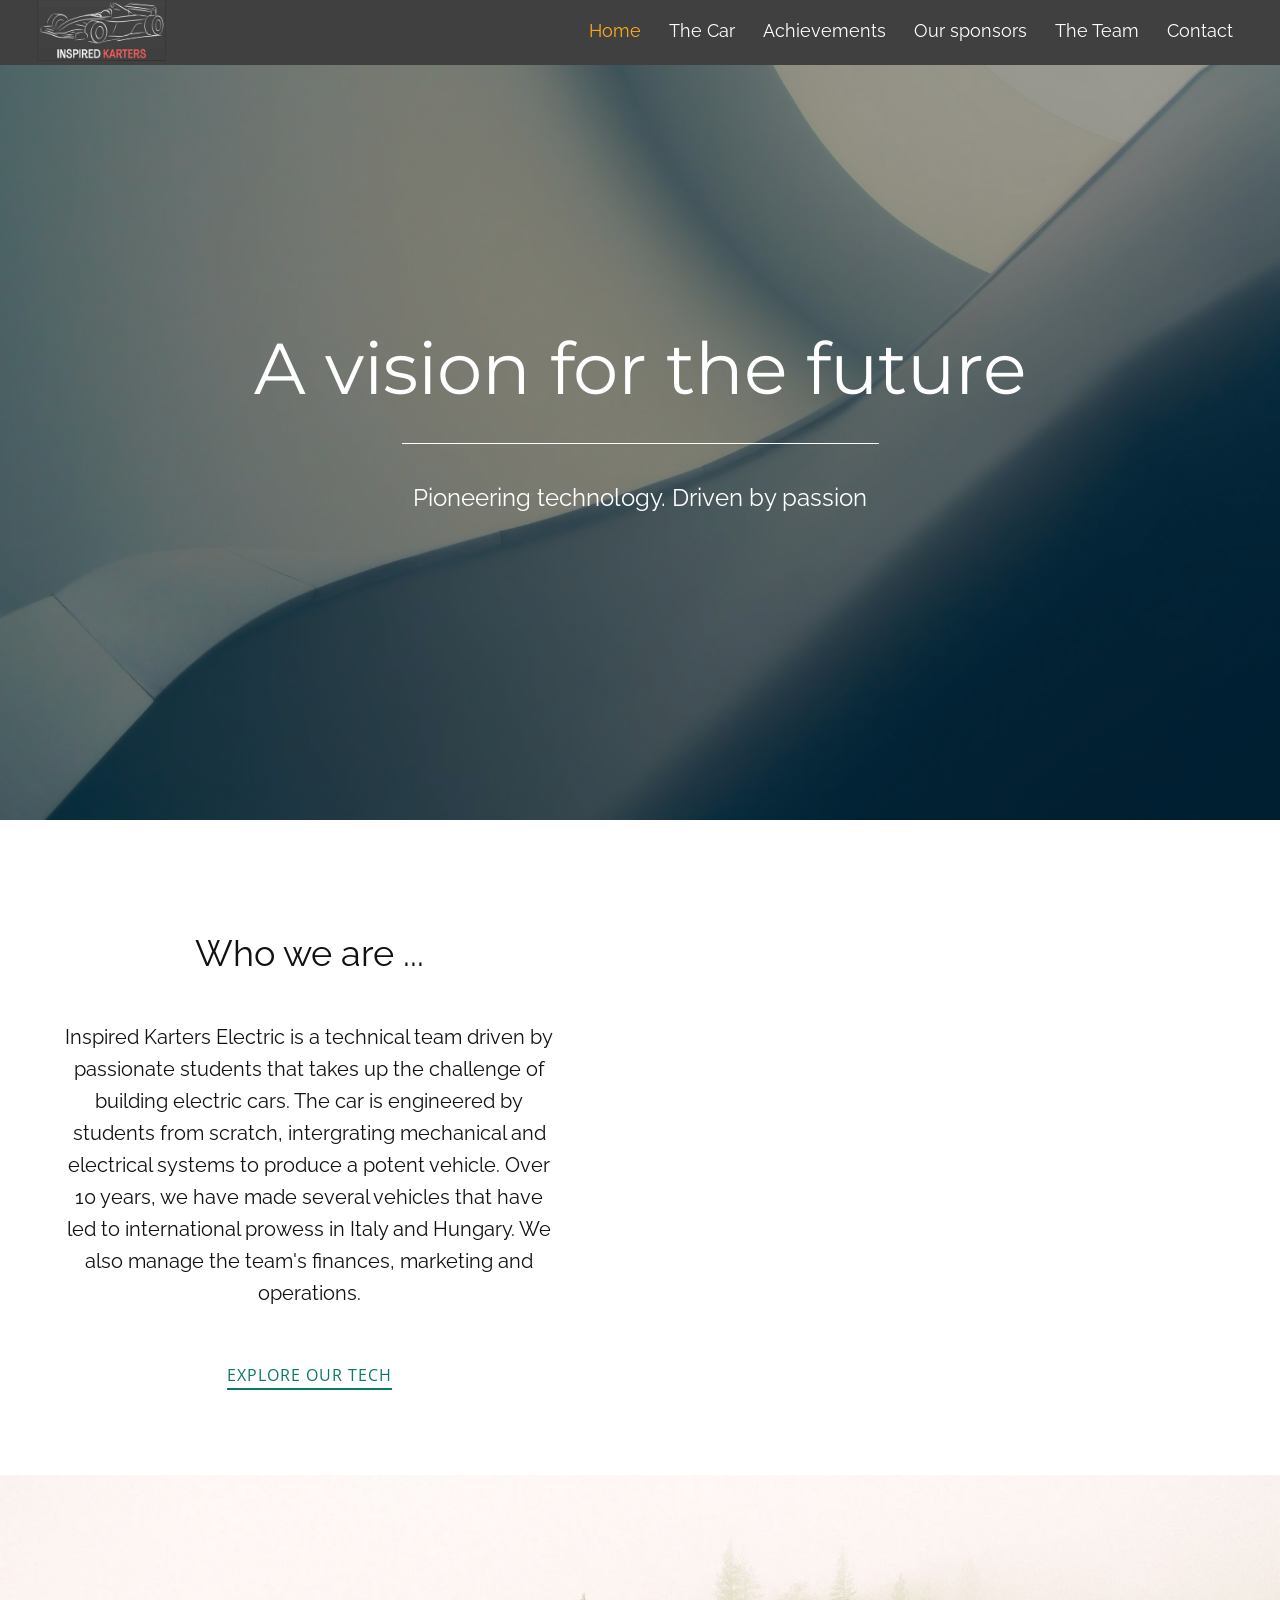
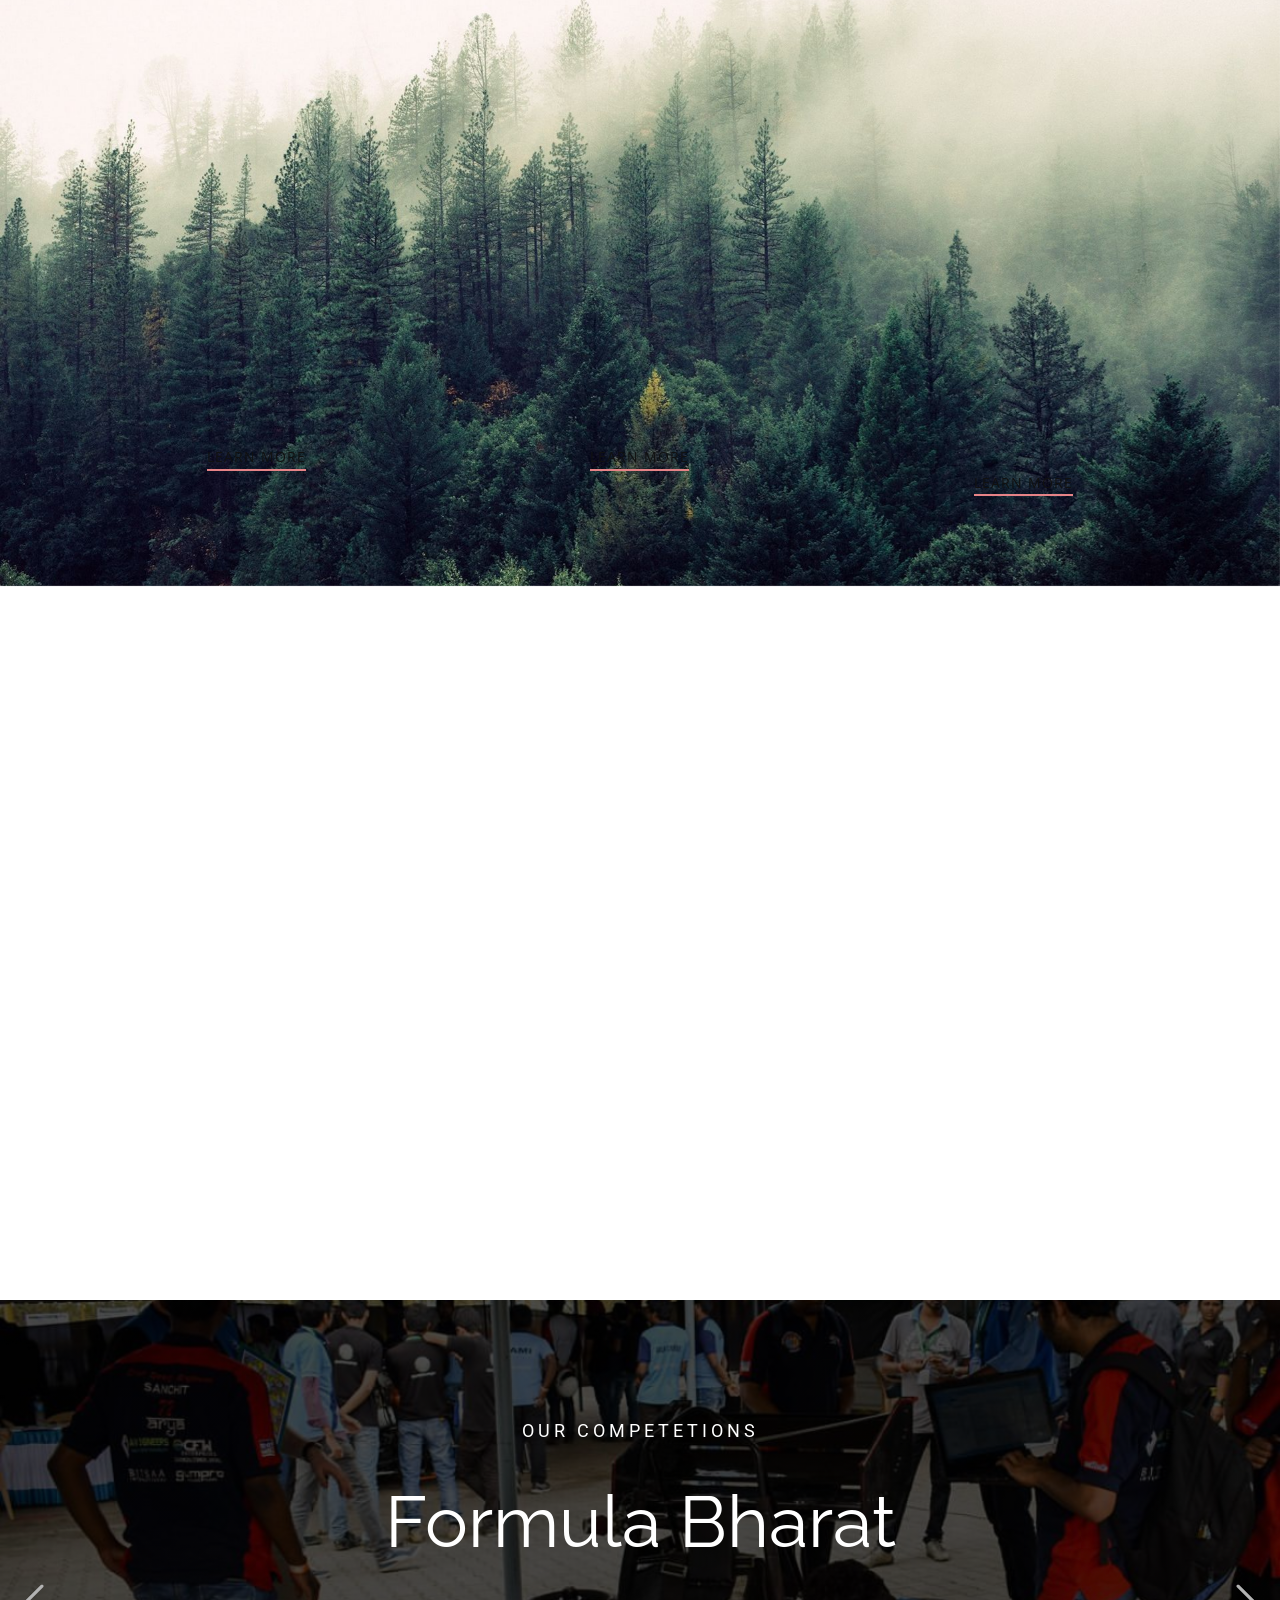
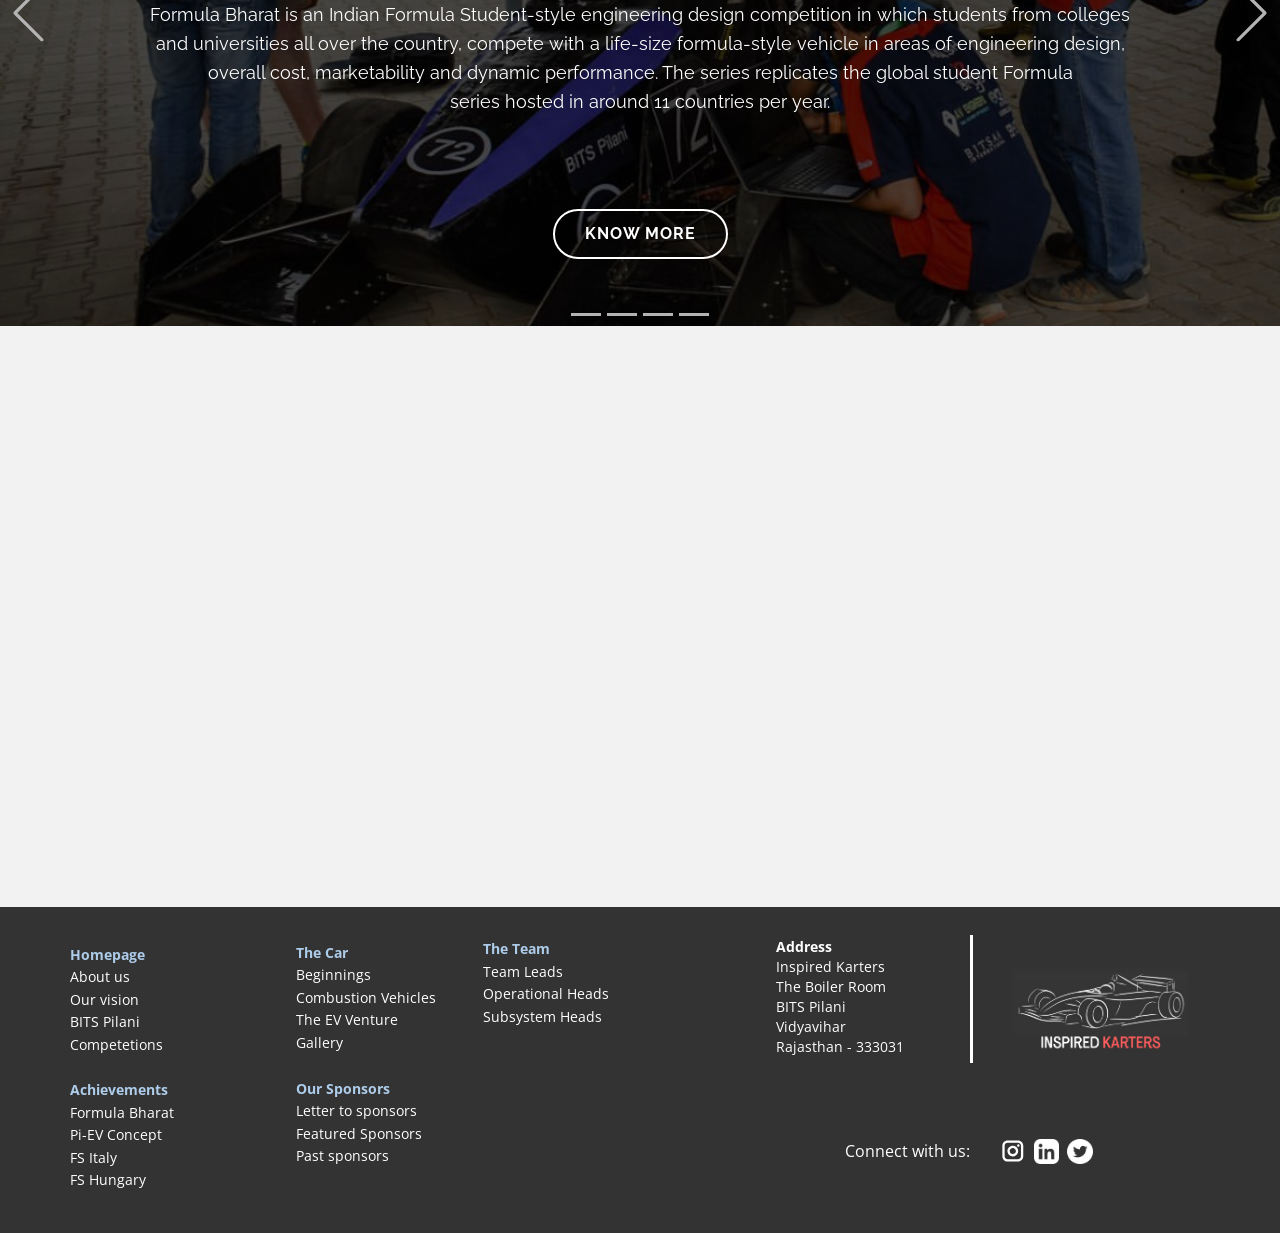
<file: Homepage.html>
<!DOCTYPE html>
<html style="font-size: 16px;" lang="en"><head>
    <meta name="viewport" content="width=device-width, initial-scale=1.0">
    <meta charset="utf-8">
    <meta name="keywords" content="A vision for the future, Who we are ..., Our vision, Our institution">
    <meta name="description" content="">
    <title>Homepage</title>
    <link rel="stylesheet" href="nicepage.css" media="screen">
<link rel="stylesheet" href="Homepage.css" media="screen">
    <script class="u-script" type="text/javascript" src="jquery.js" defer=""></script>
    <script class="u-script" type="text/javascript" src="nicepage.js" defer=""></script>
    <meta name="generator" content="Nicepage 4.14.1, nicepage.com">
    <link id="u-theme-google-font" rel="stylesheet" href="https://fonts.googleapis.com/css?family=Roboto:100,100i,300,300i,400,400i,500,500i,700,700i,900,900i|Open+Sans:300,300i,400,400i,500,500i,600,600i,700,700i,800,800i">
    <link id="u-page-google-font" rel="stylesheet" href="https://fonts.googleapis.com/css?family=Montserrat:100,100i,200,200i,300,300i,400,400i,500,500i,600,600i,700,700i,800,800i,900,900i|Raleway:100,100i,200,200i,300,300i,400,400i,500,500i,600,600i,700,700i,800,800i,900,900i">
    
    
    <script type="application/ld+json">{
		"@context": "http://schema.org",
		"@type": "Organization",
		"name": "IKFS Electric",
		"logo": "images/headerlogo3.png",
		"sameAs": [
				"https://www.instagram.com/inspiredkarters.ev/",
        "https://www.linkedin.com/company/inspired-karters-fs/mycompany/",
				"https://twitter.com/formula_ik?lang=en"
		]
}</script>
    <meta name="theme-color" content="#478ac9">
    <meta property="og:title" content="Homepage">
    <meta property="og:description" content="">
    <meta property="og:type" content="website">
  </head>
  <body class="u-body u-xl-mode" data-lang="en"><header class="u-clearfix u-grey-75 u-header u-sticky u-sticky-bc17 u-header" id="sec-a1e0"><div class="u-clearfix u-sheet u-sheet-1">
        <a href="Homepage.html" data-page-id="175969071" class="u-image u-logo u-image-1" data-image-width="500" data-image-height="500" title="Homepage">
          <img src="images/headerlogo3.png" class="u-logo-image u-logo-image-1">
        </a>
        <nav class="u-menu u-menu-dropdown u-offcanvas u-menu-1">
          <div class="menu-collapse u-custom-font u-font-raleway" style="font-size: 1rem; letter-spacing: 0px; font-weight: 500;">
            <a class="u-button-style u-custom-color u-custom-left-right-menu-spacing u-custom-padding-bottom u-custom-text-active-color u-custom-text-color u-custom-text-hover-color u-custom-top-bottom-menu-spacing u-nav-link u-text-active-palette-1-base u-text-hover-palette-2-base" href="#">
              <svg class="u-svg-link" viewBox="0 0 24 24"><use xmlns:xlink="http://www.w3.org/1999/xlink" xlink:href="#menu-hamburger"></use></svg>
              <svg class="u-svg-content" version="1.1" id="menu-hamburger" viewBox="0 0 16 16" x="0px" y="0px" xmlns:xlink="http://www.w3.org/1999/xlink" xmlns="http://www.w3.org/2000/svg"><g><rect y="1" width="16" height="2"></rect><rect y="7" width="16" height="2"></rect><rect y="13" width="16" height="2"></rect>
</g></svg>
            </a>
          </div>
          <div class="u-custom-menu u-nav-container">
            <ul class="u-custom-font u-font-raleway u-nav u-spacing-0 u-unstyled u-nav-1"><li class="u-nav-item"><a class="u-button-style u-nav-link u-text-active-custom-color-8 u-text-hover-custom-color-8 u-text-white" href="Homepage.html" style="padding: 10px 14px;">Home</a>
</li><li class="u-nav-item"><a class="u-button-style u-nav-link u-text-active-custom-color-8 u-text-hover-custom-color-8 u-text-white" href="The-Car.html" style="padding: 10px 14px;">The Car</a>
</li><li class="u-nav-item"><a class="u-button-style u-nav-link u-text-active-custom-color-8 u-text-hover-custom-color-8 u-text-white" href="Achievements.html" style="padding: 10px 14px;">Achievements</a>
</li><li class="u-nav-item"><a class="u-button-style u-nav-link u-text-active-custom-color-8 u-text-hover-custom-color-8 u-text-white" href="Our-sponsors.html" style="padding: 10px 14px;">Our sponsors</a>
</li><li class="u-nav-item"><a class="u-button-style u-nav-link u-text-active-custom-color-8 u-text-hover-custom-color-8 u-text-white" href="The-Team.html" style="padding: 10px 14px;">The Team</a>
</li><li class="u-nav-item"><a class="u-button-style u-nav-link u-text-active-custom-color-8 u-text-hover-custom-color-8 u-text-white" href="Contact.html" style="padding: 10px 14px;">Contact</a>
</li></ul>
          </div>
          <div class="u-custom-menu u-nav-container-collapse">
            <div class="u-black u-container-style u-inner-container-layout u-opacity u-opacity-95 u-sidenav">
              <div class="u-inner-container-layout u-sidenav-overflow">
                <div class="u-menu-close"></div>
                <ul class="u-align-center u-nav u-popupmenu-items u-unstyled u-nav-2"><li class="u-nav-item"><a class="u-button-style u-nav-link" href="Homepage.html">Home</a>
</li><li class="u-nav-item"><a class="u-button-style u-nav-link" href="The-Car.html">The Car</a>
</li><li class="u-nav-item"><a class="u-button-style u-nav-link" href="Achievements.html">Achievements</a>
</li><li class="u-nav-item"><a class="u-button-style u-nav-link" href="Our-sponsors.html">Our sponsors</a>
</li><li class="u-nav-item"><a class="u-button-style u-nav-link" href="The-Team.html">The Team</a>
</li><li class="u-nav-item"><a class="u-button-style u-nav-link" href="Contact.html">Contact</a>
</li></ul>
              </div>
            </div>
            <div class="u-black u-menu-overlay u-opacity u-opacity-70"></div>
          </div>
        </nav>
      </div></header>
    <section class="u-align-center u-clearfix u-image u-shading u-uploaded-video u-section-1" src="" id="sec-7042" data-image-width="5363" data-image-height="3575">
      <div class="u-clearfix u-sheet u-sheet-1">
        <h1 class="u-custom-font u-font-montserrat u-text u-title u-text-1" data-animation-name="customAnimationIn" data-animation-duration="2250">A vision for the future</h1>
        <div class="u-border-1 u-border-white u-line u-line-horizontal u-line-1" data-animation-name="customAnimationIn" data-animation-duration="2500"></div>
        <p class="u-custom-font u-font-raleway u-large-text u-text u-text-variant u-text-2" data-animation-name="customAnimationIn" data-animation-duration="2250">Pioneering technology. Driven by passion</p>
      </div>
    </section>
    <section class="u-clearfix u-section-2" id="sec-1ddd">
      <div class="u-clearfix u-expanded-width u-gutter-0 u-layout-wrap u-layout-wrap-1">
        <div class="u-layout" style="">
          <div class="u-layout-row" style="">
            <div class="u-align-center u-container-style u-layout-cell u-left-cell u-size-29 u-size-xs-60 u-white u-layout-cell-1" src="">
              <div class="u-container-layout u-container-layout-1">
                <h2 class="u-align-center u-custom-font u-font-raleway u-text u-text-1">Who we are ...</h2>
                <p class="u-align-center u-custom-font u-font-raleway u-text u-text-2">Inspired Karters Electric is a technical team driven by passionate students that takes up the challenge of building electric cars. The car is engineered by students from scratch, intergrating mechanical and electrical systems to produce a potent vehicle. Over 10 years, we have made several vehicles that have led to international prowess in Italy and Hungary. We also manage the team's finances, marketing and operations.<br>
                </p>
                <a href="The-Car.html" data-page-id="2906423487" class="u-active-none u-border-2 u-border-custom-color-9 u-border-hover-custom-color-8 u-btn u-btn-rectangle u-button-style u-hover-none u-none u-text-custom-color-9 u-text-hover-custom-color-8 u-btn-1" target="_blank">EXPLORE OUR TECH</a>
              </div>
            </div>
            <div class="u-align-center u-container-style u-image u-layout-cell u-right-cell u-size-31 u-size-xs-60 u-image-1" src="" data-image-width="1170" data-image-height="802" data-animation-name="customAnimationIn" data-animation-duration="2000" data-animation-direction="">
              <div class="u-container-layout u-valign-middle u-container-layout-2" src=""></div>
            </div>
          </div>
        </div>
      </div>
    </section>
    <section class="u-align-center u-clearfix u-image u-section-3" id="sec-dee0" data-image-width="1920" data-image-height="1280">
      <div class="u-clearfix u-sheet u-valign-middle-xl u-sheet-1">
        <h1 class="u-custom-font u-font-raleway u-text u-text-default u-text-1" data-animation-name="customAnimationIn" data-animation-duration="1750" data-animation-direction="">Our vision</h1>
        <p class="u-custom-font u-font-raleway u-large-text u-text u-text-default u-text-variant u-text-2" data-animation-name="customAnimationIn" data-animation-duration="1750">We strive to innovate and build a formula styled electric car that is sustainable and outperforms its conventional counterparts</p>
        <div class="u-expanded-width u-list u-list-1">
          <div class="u-repeater u-repeater-1">
            <div class="u-container-style u-list-item u-repeater-item">
              <div class="u-container-layout u-similar-container u-valign-top u-container-layout-1"><span class="u-custom-color-5 u-file-icon u-icon u-icon-circle u-icon-1" data-animation-name="customAnimationIn" data-animation-duration="2500" data-animation-direction=""><img src="images/497393.png" alt=""></span>
                <h3 class="u-custom-font u-font-raleway u-text u-text-body-alt-color u-text-default u-text-3" data-animation-name="flipIn" data-animation-duration="1750" data-animation-direction="X">Sustainability</h3>
                <p class="u-align-center u-custom-font u-font-raleway u-text u-text-body-alt-color u-text-4" data-animation-name="customAnimationIn" data-animation-duration="3000" data-animation-direction="">We beleive that mobilty solutions inherently pave scope for a sustainable future that would benefit nature and mankind alike</p>
                <a href="" class="u-active-none u-border-2 u-border-palette-2-light-1 u-btn u-btn-rectangle u-button-style u-hover-none u-none u-text-body-color u-btn-1">learn more</a>
              </div>
            </div>
            <div class="u-align-center u-container-style u-list-item u-repeater-item">
              <div class="u-container-layout u-similar-container u-valign-top u-container-layout-2"><span class="u-custom-color-5 u-file-icon u-icon u-icon-circle u-icon-2" data-animation-name="customAnimationIn" data-animation-duration="2500" data-animation-direction=""><img src="images/4257483.png" alt=""></span>
                <h3 class="u-custom-font u-font-raleway u-text u-text-body-alt-color u-text-default u-text-5" data-animation-name="flipIn" data-animation-duration="1750" data-animation-direction="X">Technology</h3>
                <p class="u-align-center u-custom-font u-font-raleway u-text u-text-body-alt-color u-text-6" data-animation-name="customAnimationIn" data-animation-duration="3000" data-animation-direction="">With a strong belief on impacting the nature for good, we take bold steps to reinvent the conventional standpoint of automobile racing&nbsp;</p>
                <a href="" class="u-active-none u-border-2 u-border-palette-2-light-1 u-btn u-btn-rectangle u-button-style u-hover-none u-text-body-color u-btn-2">learn more</a>
              </div>
            </div>
            <div class="u-align-center u-container-style u-list-item u-repeater-item">
              <div class="u-container-layout u-similar-container u-valign-top u-container-layout-3"><span class="u-custom-color-5 u-file-icon u-icon u-icon-circle u-icon-3" data-animation-name="customAnimationIn" data-animation-duration="2500" data-animation-direction=""><img src="images/65578.png" alt=""></span>
                <h3 class="u-custom-font u-font-raleway u-text u-text-body-alt-color u-text-default u-text-7" data-animation-name="flipIn" data-animation-duration="1750" data-animation-direction="X">Leading the race</h3>
                <p class="u-align-center u-custom-font u-font-raleway u-text u-text-body-alt-color u-text-8" data-animation-name="customAnimationIn" data-animation-duration="3000" data-animation-direction="">We not just want to explore solutions, but rather establish ouselves as precedents of sustainable racing technologies<br>
                  <br>
                </p>
                <a href="" class="u-active-none u-border-2 u-border-palette-2-light-1 u-btn u-btn-rectangle u-button-style u-hover-none u-text-body-color u-btn-3">learn more</a>
              </div>
            </div>
          </div>
        </div>
      </div>
    </section>
    <section class="u-clearfix u-section-4" id="sec-b13f">
      <div class="u-clearfix u-sheet u-valign-middle-lg u-valign-middle-md u-valign-middle-sm u-valign-middle-xs u-sheet-1">
        <div class="u-clearfix u-expanded-width u-gutter-0 u-layout-wrap u-layout-wrap-1">
          <div class="u-layout" style="">
            <div class="u-layout-row" style="">
              <div class="u-align-left u-container-style u-image u-layout-cell u-left-cell u-shading u-size-30 u-size-xs-60 u-image-1" src="" data-image-width="800" data-image-height="600" data-animation-name="customAnimationIn" data-animation-duration="2000" data-animation-direction="X">
                <div class="u-container-layout u-container-layout-1" src=""></div>
              </div>
              <div class="u-align-left u-container-style u-grey-5 u-layout-cell u-right-cell u-size-30 u-size-xs-60 u-layout-cell-2" data-animation-name="customAnimationIn" data-animation-duration="2000">
                <div class="u-container-layout u-container-layout-2">
                  <h2 class="u-custom-font u-font-raleway u-text u-text-default u-text-1">Our institution</h2>
                  <p class="u-custom-font u-font-raleway u-text u-text-2">Birla Institute of Technology &amp; Science (Pilani), one of India's leading higher education institutions, was set up in technical collboration with MIT (USA), under the Ford Foundation Grant and was later deemed to be a university in 1964.<br>
                    <br>An intellectual powerhouse, the campus has succesfully attaracted healthy amounts of research funding from government grants and private bodies. The research facilities are wide-ranging, with numerous laboratories focussing on all aspects of science and technology.
                  </p>
                  <a href="https://www.bits-pilani.ac.in" class="u-active-none u-border-2 u-border-custom-color-9 u-border-hover-custom-color-8 u-btn u-btn-rectangle u-button-style u-hover-none u-none u-text-custom-color-9 u-text-hover-custom-color-8 u-btn-1" target="_blank">learn more</a>
                </div>
              </div>
            </div>
          </div>
        </div>
      </div>
    </section>
    <section class="u-carousel u-slide u-block-663f-1" id="carousel_2756" data-interval="5000" data-u-ride="carousel">
      <ol class="u-absolute-hcenter u-carousel-indicators u-block-663f-2">
        <li data-u-target="#carousel_2756" class="u-active u-grey-30" data-u-slide-to="0"></li>
        <li data-u-target="#carousel_2756" class="u-grey-30" data-u-slide-to="1"></li>
        <li data-u-target="#carousel_2756" class="u-grey-30" data-u-slide-to="2"></li>
        <li data-u-target="#carousel_2756" class="u-grey-30" data-u-slide-to="3"></li>
      </ol>
      <div class="u-carousel-inner" role="listbox">
        <div class="u-active u-align-center u-carousel-item u-clearfix u-image u-shading u-section-5-1" src="" data-image-width="1170" data-image-height="763">
          <div class="u-clearfix u-sheet u-sheet-1">
            <h5 class="u-text u-text-default u-text-1">OUR COMPETETIONS</h5>
            <h1 class="u-custom-font u-font-raleway u-text u-text-default u-title u-text-2">Formula Bharat<span style="font-size: 3rem;"></span>
            </h1>
            <p class="u-custom-font u-font-raleway u-text u-text-3">Formula Bharat&nbsp;is an&nbsp;Indian Formula Student-style engineering design&nbsp;competition&nbsp;in which students from colleges and universities all over the country, compete with a life-size formula-style vehicle in areas of engineering design, overall cost, marketability and dynamic performance. The series replicates&nbsp;the global student Formula series&nbsp;hosted in around 11 countries per year.</p>
            <a href="https://www.formulabharat.com" class="u-active-white u-border-2 u-border-hover-white u-border-white u-bottom-left-radius-50 u-bottom-right-radius-50 u-btn u-btn-round u-button-style u-custom-font u-font-raleway u-hover-white u-none u-top-left-radius-50 u-top-right-radius-50 u-btn-1" target="_blank">know more</a>
          </div>
        </div>
        <div class="u-align-center u-carousel-item u-clearfix u-image u-shading u-section-5-2" src="" data-image-width="700" data-image-height="464">
          <div class="u-clearfix u-sheet u-sheet-1">
            <h5 class="u-text u-text-default u-text-1">OUR COMPETETIONS</h5>
            <h1 class="u-custom-font u-font-raleway u-text u-text-default u-title u-text-2">Pi-EV Concept Challenge</h1>
            <p class="u-custom-font u-font-raleway u-text u-text-3"> The purpose of the&nbsp;Annual Pi-EV Concept Challenge is to provide teams with an opportunity to conceptualize and design a Formula Student Electric Vehicle&nbsp;Powertrain Package&nbsp;which meets the Formula Bharat Rules booklet&nbsp;technical guidelines. Students will have to prepare documents / presentations for the following categories involved in the challenge</p>
            <a href="https://www.formulabharat.com/fsev/" class="u-active-white u-border-2 u-border-hover-white u-border-white u-bottom-left-radius-50 u-bottom-right-radius-50 u-btn u-btn-round u-button-style u-custom-font u-font-raleway u-hover-white u-none u-top-left-radius-50 u-top-right-radius-50 u-btn-1" target="_blank">know more</a>
          </div>
        </div>
        <div class="u-align-center u-carousel-item u-clearfix u-image u-shading u-section-5-3" src="" data-image-width="1024" data-image-height="576">
          <div class="u-clearfix u-sheet u-sheet-1">
            <h5 class="u-text u-text-default u-text-1">OUR COMPETETIONS</h5>
            <h1 class="u-custom-font u-font-raleway u-text u-text-default u-title u-text-2">Formula Imperial<span style="font-size: 3rem;"></span>
            </h1>
            <p class="u-custom-font u-font-raleway u-text u-text-3">Formula Imperial has been organized by Imperial Society of Innovative Engineers (ISIEINDIA). ISIEINDIA had taken the first step to organize the Hybrid Student Formula Style event in India in 2013 and now the event known as India’s Biggest Formula Student Event in India. The event has been organized with the purpose of Skilling Youth and to promote E-Mobility.&nbsp;Formula Imperial is a Formula Student (FS) Style Engineering Design Event, In which top institutes from all over India and from neighbouring countries participate in this event and compete with each other</p>
            <a href="https://formulaimperial.com" class="u-active-white u-border-2 u-border-hover-white u-border-white u-bottom-left-radius-50 u-bottom-right-radius-50 u-btn u-btn-round u-button-style u-custom-font u-font-raleway u-hover-white u-none u-top-left-radius-50 u-top-right-radius-50 u-btn-1" target="_blank">know more</a>
          </div>
        </div>
        <div class="u-align-center u-carousel-item u-clearfix u-image u-shading u-section-5-4" src="" data-image-width="1440" data-image-height="788">
          <div class="u-clearfix u-sheet u-sheet-1">
            <h5 class="u-text u-text-default u-text-1">OUR COMPETETIONS</h5>
            <h1 class="u-custom-font u-font-raleway u-text u-text-default u-title u-text-2">Formula SAE Italy</h1>
            <p class="u-custom-font u-font-raleway u-text u-text-3">Formula SAE is a student design competition which involves the departments of engineering of the Universities worldwide organized by SAE International (previously known as the Society of Automotive Engineers, SAE). It arrived in Europe in the early 2000s, based on the American model which made its debut with the first edition in 1981.</p>
            <a href="https://www.formula-ata.it" class="u-active-white u-border-2 u-border-hover-white u-border-white u-bottom-left-radius-50 u-bottom-right-radius-50 u-btn u-btn-round u-button-style u-custom-font u-font-raleway u-hover-white u-none u-top-left-radius-50 u-top-right-radius-50 u-btn-1" target="_blank">know more</a>
          </div>
        </div>
      </div>
      <a class="u-absolute-vcenter u-carousel-control u-carousel-control-prev u-text-grey-30 u-block-663f-3" href="#carousel_2756" role="button" data-u-slide="prev">
        <span aria-hidden="true">
          <svg class="u-svg-link" viewBox="0 0 477.175 477.175"><path d="M145.188,238.575l215.5-215.5c5.3-5.3,5.3-13.8,0-19.1s-13.8-5.3-19.1,0l-225.1,225.1c-5.3,5.3-5.3,13.8,0,19.1l225.1,225
                    c2.6,2.6,6.1,4,9.5,4s6.9-1.3,9.5-4c5.3-5.3,5.3-13.8,0-19.1L145.188,238.575z"></path></svg>
        </span>
        <span class="sr-only">Previous</span>
      </a>
      <a class="u-absolute-vcenter u-carousel-control u-carousel-control-next u-text-grey-30 u-block-663f-4" href="#carousel_2756" role="button" data-u-slide="next">
        <span aria-hidden="true">
          <svg class="u-svg-link" viewBox="0 0 477.175 477.175"><path d="M360.731,229.075l-225.1-225.1c-5.3-5.3-13.8-5.3-19.1,0s-5.3,13.8,0,19.1l215.5,215.5l-215.5,215.5
                    c-5.3,5.3-5.3,13.8,0,19.1c2.6,2.6,6.1,4,9.5,4c3.4,0,6.9-1.3,9.5-4l225.1-225.1C365.931,242.875,365.931,234.275,360.731,229.075z"></path></svg>
        </span>
        <span class="sr-only">Next</span>
      </a>
    </section>
    <section class="u-align-center u-clearfix u-grey-5 u-section-6" id="sec-04ee">
      <div class="u-align-left u-clearfix u-sheet u-valign-middle-xl u-sheet-1">
        <h2 class="u-align-center u-custom-font u-font-raleway u-text u-text-1" data-animation-name="flipIn" data-animation-duration="2000" data-animation-direction="X">Our next Formula Bharat goes live in ...&nbsp;</h2>
        <div class="u-countdown u-countdown-1" data-target-date="Thu, 19 Jan 2023 18:48:45 GMT" data-for="everyone" data-time-left="9200m" data-timer-id="0938" data-target-number="100" data-direction="down" data-start-time="Wed, 06 Jul 2022 06:18:38 GMT" data-frequency="1s" data-after-count="message" data-redirect-url="https://" data-type="to-date" data-count-animation="slide" data-animation-name="flipIn" data-animation-duration="2000" data-animation-direction="X">
          <div class="u-countdown-wrapper u-spacing-25">
            <div class="u-countdown-item u-countdown-years u-custom-color-9 u-hidden u-radius-7 u-spacing-10 u-countdown-item-1">
              <div class="u-countdown-counter u-custom-font u-font-courier-new u-spacing-0 u-countdown-counter-1"><div class="u-countdown-number u-text-custom-color-8">0</div><div class="u-countdown-number u-hidden u-text-custom-color-8">0</div></div>
              <div class="u-countdown-label u-countdown-label-1">Years</div>
            </div>
            <div class="u-countdown-separator u-custom-font u-font-courier-new u-hidden u-text-custom-color-8 u-countdown-separator-1">:</div>
            <div class="u-countdown-days u-countdown-item u-custom-color-9 u-radius-7 u-spacing-10 u-countdown-item-2">
              <div class="u-countdown-counter u-custom-font u-font-courier-new u-spacing-0 u-countdown-counter-2"><div class="u-countdown-number u-text-custom-color-8">1</div><div class="u-countdown-number u-text-custom-color-8">9</div><div class="u-countdown-number u-text-custom-color-8">7</div></div>
              <div class="u-countdown-label u-countdown-label-2">Days</div>
            </div>
            <div class="u-countdown-separator u-custom-font u-font-courier-new u-text-custom-color-8 u-countdown-separator-2">:</div>
            <div class="u-countdown-hours u-countdown-item u-custom-color-9 u-radius-7 u-spacing-10 u-countdown-item-3">
              <div class="u-countdown-counter u-custom-font u-font-courier-new u-spacing-0 u-countdown-counter-3"><div class="u-countdown-number u-text-custom-color-8">1</div><div class="u-countdown-number u-text-custom-color-8">2</div></div>
              <div class="u-countdown-label u-countdown-label-3">Hours</div>
            </div>
            <div class="u-countdown-separator u-custom-font u-font-courier-new u-text-custom-color-8 u-countdown-separator-3">:</div>
            <div class="u-countdown-item u-countdown-minutes u-custom-color-9 u-radius-7 u-spacing-10 u-countdown-item-4">
              <div class="u-countdown-counter u-custom-font u-font-courier-new u-spacing-0 u-countdown-counter-4"><div class="u-countdown-number u-text-custom-color-8">2</div><div class="u-countdown-number u-text-custom-color-8">9</div></div>
              <div class="u-countdown-label u-countdown-label-4">Minutes</div>
            </div>
            <div class="u-countdown-separator u-custom-font u-font-courier-new u-text-custom-color-8 u-countdown-separator-4">:</div>
            <div class="u-countdown-item u-countdown-seconds u-custom-color-9 u-radius-7 u-spacing-10 u-countdown-item-5">
              <div class="u-countdown-counter u-custom-font u-font-courier-new u-spacing-0 u-countdown-counter-5"><div class="u-countdown-number u-text-custom-color-8">4</div><div class="u-countdown-number u-text-custom-color-8">8</div></div>
              <div class="u-countdown-label u-countdown-label-5">Seconds</div>
            </div>
            <div class="u-countdown-separator u-custom-font u-font-courier-new u-hidden u-text-custom-color-8 u-countdown-separator-5">:</div>
            <div class="u-countdown-item u-countdown-numbers u-custom-color-9 u-hidden u-radius-7 u-spacing-10 u-countdown-item-6">
              <div class="u-countdown-counter u-custom-font u-font-courier-new u-spacing-0 u-countdown-counter-6"><div class="u-countdown-number u-text-custom-color-8">0</div><div class="u-countdown-number u-text-custom-color-8">1</div><div class="u-countdown-number u-text-custom-color-8">0</div><div class="u-countdown-number u-text-custom-color-8">0</div></div>
              <div class="u-countdown-label u-countdown-label-6">Items</div>
            </div>
          </div>
          <div class="u-countdown-message u-hidden">
            <p>The event is live !</p>
          </div>
        </div>
        <a href="https://www.formulabharat.com/deadlines/" class="u-active-black u-border-2 u-border-active-black u-border-black u-border-hover-black u-btn u-btn-round u-button-style u-hover-black u-none u-radius-50 u-text-active-white u-text-hover-white u-btn-1" data-animation-name="customAnimationIn" data-animation-duration="2000" data-animation-direction="" target="_blank">READ TIMELINES</a>
      </div>
    </section>
    
   

    <footer class="u-align-center u-clearfix u-footer u-grey-80 u-footer" id="sec-57cc"><div class="u-clearfix u-sheet u-sheet-1">
      <div class="u-border-3 u-border-white u-line u-line-vertical u-line-1"></div>
      <img class="u-image u-image-default u-preserve-proportions u-image-1" src="images/footerlogo.png" alt="" data-image-width="500" data-image-height="500">
      <p class="u-align-left u-large-text u-text u-text-variant u-text-1">
        <span style="font-weight: 700; font-size: 0.875rem;">Address</span>
        <br>
        <span style="font-size: 0.875rem;">Inspired Karters<br>The Boiler Room<br>BITS Pilani<br>Vidyavihar<br>Rajasthan - 333031 
        </span>
      </p>
      <a href="The-Team.html"><p class="u-align-left u-small-text u-text u-text-variant u-text-2"><b>The Team</b></a>
        <br>Team Leads<br>Operational Heads<br>Subsystem Heads<br>
      </p>
      <p class="u-align-left u-small-text u-text u-text-variant u-text-3">
        <a href="The-Car.html"><span style="font-weight: 700;">The Car</span></a>
        <br>Beginnings<br>Combustion Vehicles<br>The EV Venture<br>Gallery
      </p>
      <p class="u-align-left u-small-text u-text u-text-variant u-text-4">
        <a href="Homepage.html"><span style="font-weight: 700;">Homepage</span></a>
        <br>About us<br>Our vision<br>BITS Pilani<br>Competetions
      </p>
      <a href="Our-sponsors.html"><p class="u-align-left u-small-text u-text u-text-variant u-text-5"><b>Our Sponsors</b></a>
        <br>Letter to sponsors<br>Featured Sponsors<br>Past sponsors<br>
      </p>
      <a href="Achievements.html"><p class="u-align-left u-small-text u-text u-text-variant u-text-6"><b>Achievements</b></a>
        <br>Formula Bharat<br>Pi-EV Concept<br>FS Italy<br>FS Hungary
      </p>
      <div class="u-social-icons u-spacing-8 u-social-icons-1">
        <a class="u-social-url" title="instagram" target="_blank" href="https://www.instagram.com/inspiredkarters.ev/"><span class="u-icon u-social-icon u-social-instagram u-text-white u-icon-1"><svg class="u-svg-link" preserveAspectRatio="xMidYMin slice" viewBox="0 0 112 112" style=""><use xmlns:xlink="http://www.w3.org/1999/xlink" xlink:href="#svg-4a30"></use></svg><svg class="u-svg-content" viewBox="0 0 112 112" x="0" y="0" id="svg-4a30"><path fill="currentColor" d="M55.9,32.9c-12.8,0-23.2,10.4-23.2,23.2s10.4,23.2,23.2,23.2s23.2-10.4,23.2-23.2S68.7,32.9,55.9,32.9z
 M55.9,69.4c-7.4,0-13.3-6-13.3-13.3c-0.1-7.4,6-13.3,13.3-13.3s13.3,6,13.3,13.3C69.3,63.5,63.3,69.4,55.9,69.4z"></path><path fill="#FFFFFF" d="M79.7,26.8c-3,0-5.4,2.5-5.4,5.4s2.5,5.4,5.4,5.4c3,0,5.4-2.5,5.4-5.4S82.7,26.8,79.7,26.8z"></path><path fill="currentColor" d="M78.2,11H33.5C21,11,10.8,21.3,10.8,33.7v44.7c0,12.6,10.2,22.8,22.7,22.8h44.7c12.6,0,22.7-10.2,22.7-22.7
V33.7C100.8,21.1,90.6,11,78.2,11z M91,78.4c0,7.1-5.8,12.8-12.8,12.8H33.5c-7.1,0-12.8-5.8-12.8-12.8V33.7
c0-7.1,5.8-12.8,12.8-12.8h44.7c7.1,0,12.8,5.8,12.8,12.8V78.4z"></path></svg></span>
        </a>
        <a class="u-social-url" target="_blank" data-type="LinkedIn" title="LinkedIn" href="https://www.linkedin.com/company/inspired-karters-fs/mycompany/"><span class="u-file-icon u-icon u-social-icon u-social-linkedin u-text-white u-icon-2"><img src="images/254394.png" alt=""></span>
        </a>
        <a class="u-social-url" target="_blank" data-type="Custom" title="Custom" href="https://twitter.com/formula_ik?lang=en"><span class="u-file-icon u-icon u-social-custom u-social-icon u-text-white u-icon-3"><img src="images/1384017.png" alt=""></span>
        </a>
      </div>
      <p class="u-align-left u-text u-text-default u-text-7">Connect with us:</p>
    </div></footer>
    
  
</body></html>
</file>
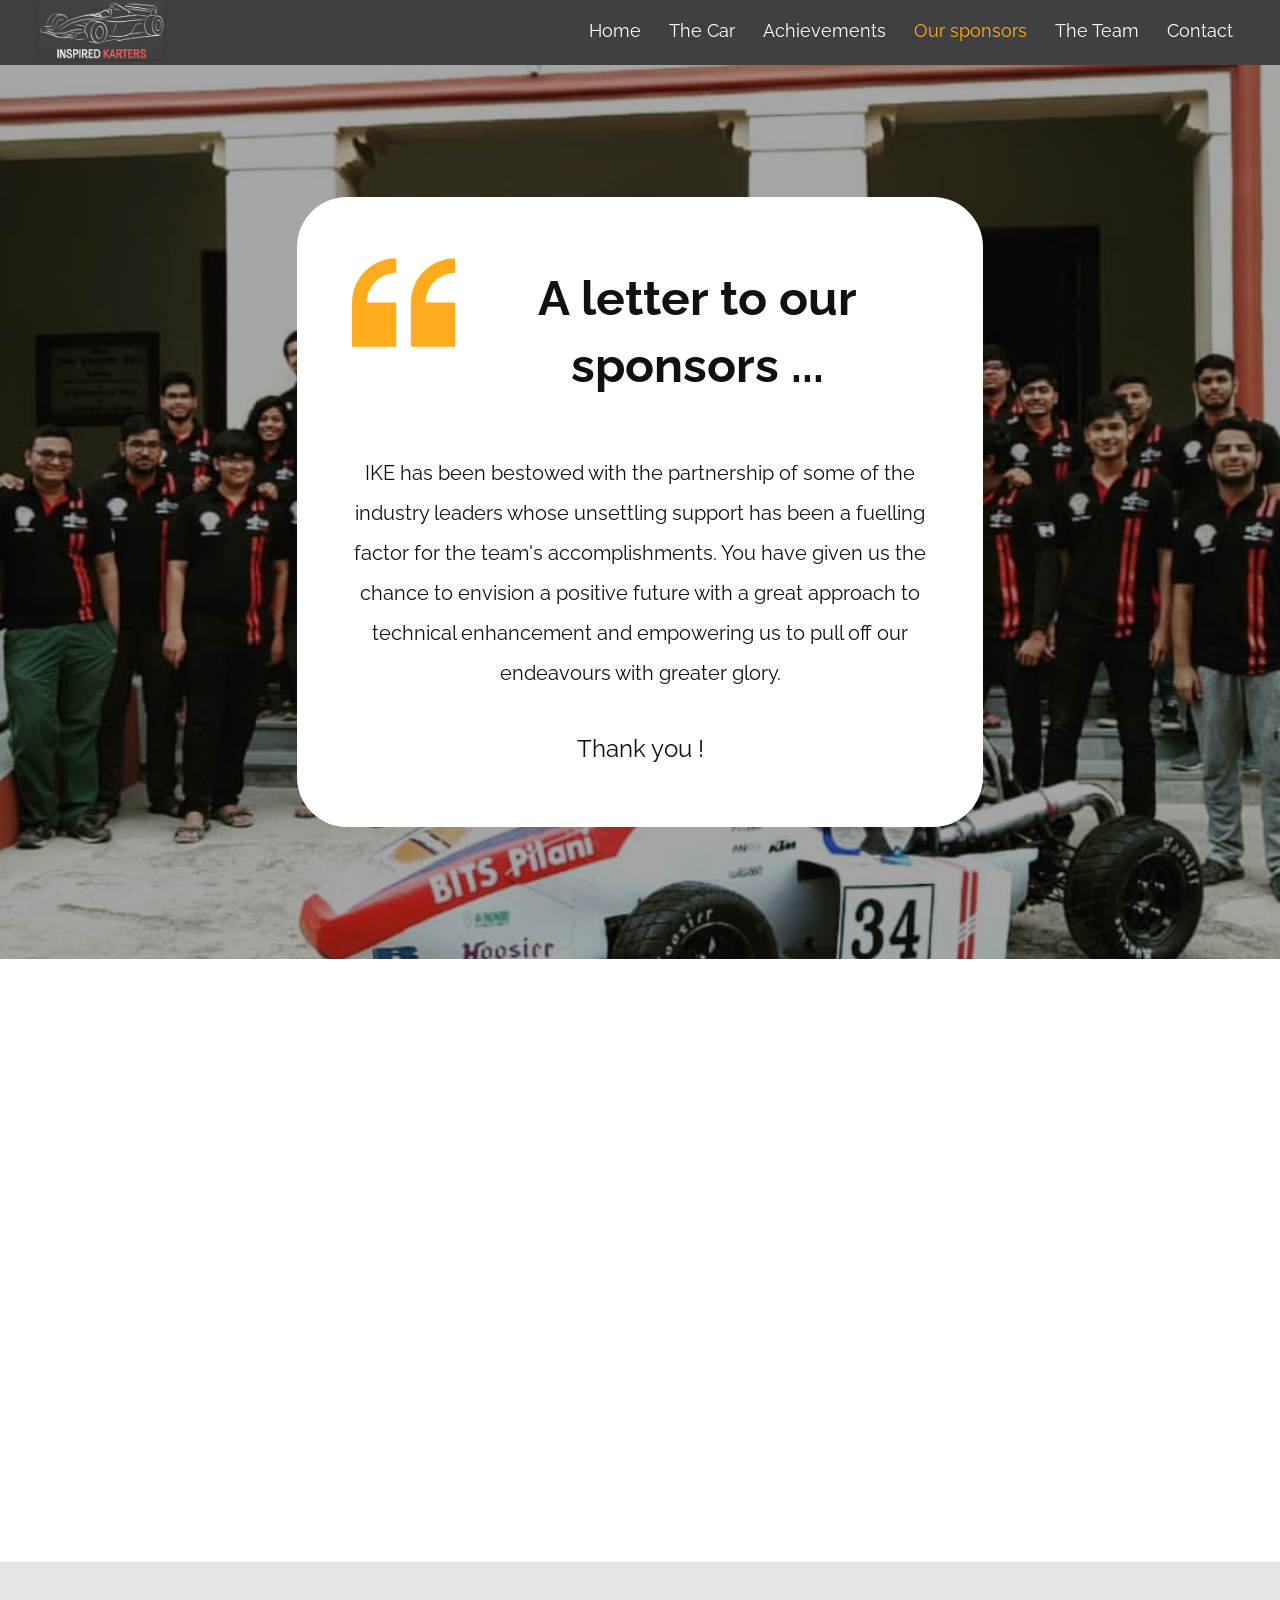
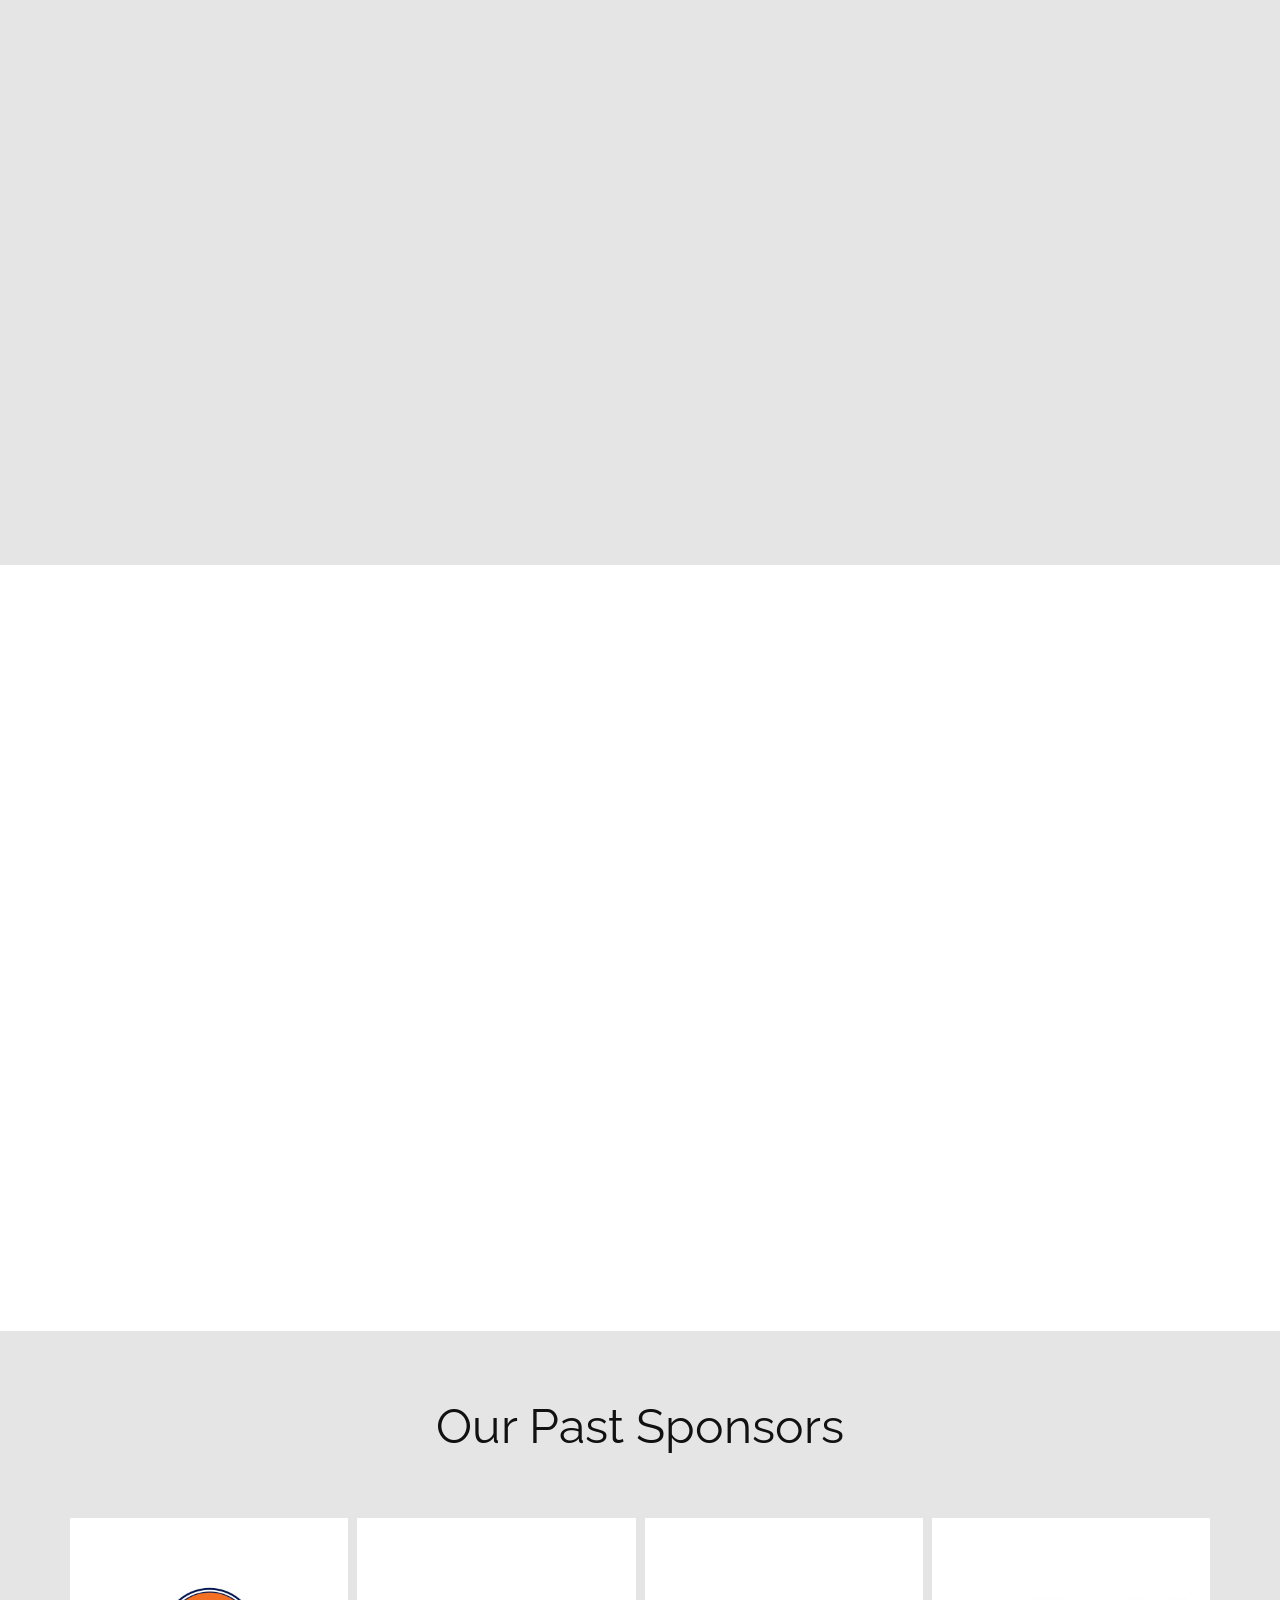
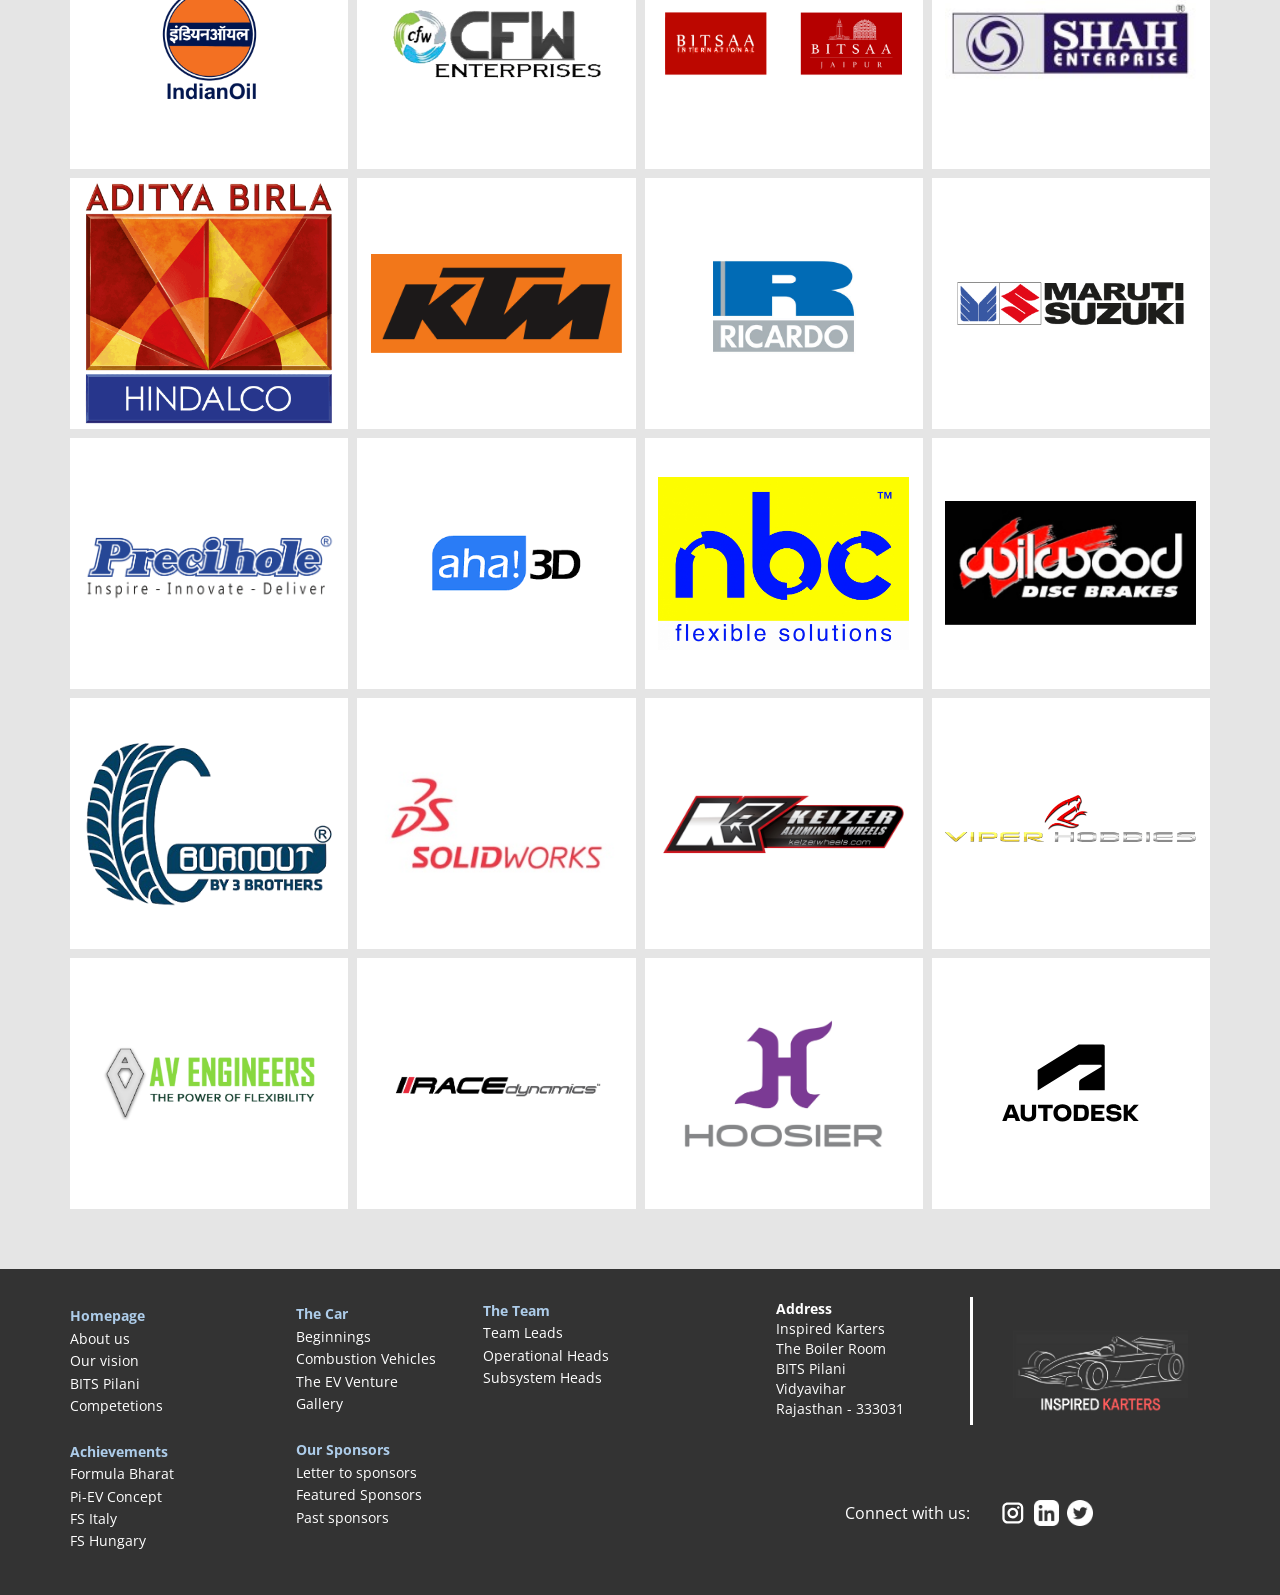
<file: Our-sponsors.html>
<!DOCTYPE html>
<html style="font-size: 16px;" lang="en"><head>
    <meta name="viewport" content="width=device-width, initial-scale=1.0">
    <meta charset="utf-8">
    <meta name="keywords" content="Consulting Firm">
    <meta name="description" content="">
    <title>Our sponsors</title>
    <link rel="stylesheet" href="nicepage.css" media="screen">
<link rel="stylesheet" href="Our-sponsors.css" media="screen">
    <script class="u-script" type="text/javascript" src="jquery.js" defer=""></script>
    <script class="u-script" type="text/javascript" src="nicepage.js" defer=""></script>
    <meta name="generator" content="Nicepage 4.14.1, nicepage.com">
    <link id="u-theme-google-font" rel="stylesheet" href="https://fonts.googleapis.com/css?family=Roboto:100,100i,300,300i,400,400i,500,500i,700,700i,900,900i|Open+Sans:300,300i,400,400i,500,500i,600,600i,700,700i,800,800i">
    <link id="u-page-google-font" rel="stylesheet" href="https://fonts.googleapis.com/css?family=Raleway:100,100i,200,200i,300,300i,400,400i,500,500i,600,600i,700,700i,800,800i,900,900i">
    
    <script type="application/ld+json">{
      "@context": "http://schema.org",
      "@type": "Organization",
      "name": "IKFS Electric",
      "logo": "images/headerlogo3.png",
      "sameAs": [
          "https://www.instagram.com/inspiredkarters.ev/",
          "https://www.linkedin.com/company/inspired-karters-fs/mycompany/",
          "https://twitter.com/formula_ik?lang=en"
		]
}</script>
    <meta name="theme-color" content="#478ac9">
    <meta property="og:title" content="Our sponsors">
    <meta property="og:description" content="">
    <meta property="og:type" content="website">
  </head>
  <body class="u-body u-xl-mode" data-lang="en"><header class="u-clearfix u-grey-75 u-header u-sticky u-sticky-bc17 u-header" id="sec-a1e0"><div class="u-clearfix u-sheet u-sheet-1">
        <a href="Homepage.html" data-page-id="175969071" class="u-image u-logo u-image-1" data-image-width="500" data-image-height="500" title="Homepage">
          <img src="images/headerlogo3.png" class="u-logo-image u-logo-image-1">
        </a>
        <nav class="u-menu u-menu-dropdown u-offcanvas u-menu-1">
          <div class="menu-collapse u-custom-font u-font-raleway" style="font-size: 1rem; letter-spacing: 0px; font-weight: 500;">
            <a class="u-button-style u-custom-color u-custom-left-right-menu-spacing u-custom-padding-bottom u-custom-text-active-color u-custom-text-color u-custom-text-hover-color u-custom-top-bottom-menu-spacing u-nav-link u-text-active-palette-1-base u-text-hover-palette-2-base" href="#">
              <svg class="u-svg-link" viewBox="0 0 24 24"><use xmlns:xlink="http://www.w3.org/1999/xlink" xlink:href="#menu-hamburger"></use></svg>
              <svg class="u-svg-content" version="1.1" id="menu-hamburger" viewBox="0 0 16 16" x="0px" y="0px" xmlns:xlink="http://www.w3.org/1999/xlink" xmlns="http://www.w3.org/2000/svg"><g><rect y="1" width="16" height="2"></rect><rect y="7" width="16" height="2"></rect><rect y="13" width="16" height="2"></rect>
</g></svg>
            </a>
          </div>
          <div class="u-custom-menu u-nav-container">
            <ul class="u-custom-font u-font-raleway u-nav u-spacing-0 u-unstyled u-nav-1"><li class="u-nav-item"><a class="u-button-style u-nav-link u-text-active-custom-color-8 u-text-hover-custom-color-8 u-text-white" href="Homepage.html" style="padding: 10px 14px;">Home</a>
</li><li class="u-nav-item"><a class="u-button-style u-nav-link u-text-active-custom-color-8 u-text-hover-custom-color-8 u-text-white" href="The-Car.html" style="padding: 10px 14px;">The Car</a>
</li><li class="u-nav-item"><a class="u-button-style u-nav-link u-text-active-custom-color-8 u-text-hover-custom-color-8 u-text-white" href="Achievements.html" style="padding: 10px 14px;">Achievements</a>
</li><li class="u-nav-item"><a class="u-button-style u-nav-link u-text-active-custom-color-8 u-text-hover-custom-color-8 u-text-white" href="Our-sponsors.html" style="padding: 10px 14px;">Our sponsors</a>
</li><li class="u-nav-item"><a class="u-button-style u-nav-link u-text-active-custom-color-8 u-text-hover-custom-color-8 u-text-white" href="The-Team.html" style="padding: 10px 14px;">The Team</a>
</li><li class="u-nav-item"><a class="u-button-style u-nav-link u-text-active-custom-color-8 u-text-hover-custom-color-8 u-text-white" href="Contact.html" style="padding: 10px 14px;">Contact</a>
</li></ul>
          </div>
          <div class="u-custom-menu u-nav-container-collapse">
            <div class="u-black u-container-style u-inner-container-layout u-opacity u-opacity-95 u-sidenav">
              <div class="u-inner-container-layout u-sidenav-overflow">
                <div class="u-menu-close"></div>
                <ul class="u-align-center u-nav u-popupmenu-items u-unstyled u-nav-2"><li class="u-nav-item"><a class="u-button-style u-nav-link" href="Homepage.html">Home</a>
</li><li class="u-nav-item"><a class="u-button-style u-nav-link" href="The-Car.html">The Car</a>
</li><li class="u-nav-item"><a class="u-button-style u-nav-link" href="Achievements.html">Achievements</a>
</li><li class="u-nav-item"><a class="u-button-style u-nav-link" href="Our-sponsors.html">Our sponsors</a>
</li><li class="u-nav-item"><a class="u-button-style u-nav-link" href="The-Team.html">The Team</a>
</li><li class="u-nav-item"><a class="u-button-style u-nav-link" href="Contact.html">Contact</a>
</li></ul>
              </div>
            </div>
            <div class="u-black u-menu-overlay u-opacity u-opacity-70"></div>
          </div>
        </nav>
      </div></header>
    <section class="u-align-center u-clearfix u-image u-shading u-section-1" id="carousel_5ce1" data-image-width="1170" data-image-height="1156">
      <div class="u-clearfix u-sheet u-valign-middle u-sheet-1">
        <div class="u-align-center u-container-style u-group u-radius-50 u-shape-round u-white u-group-1" data-animation-name="customAnimationIn" data-animation-duration="2500" data-animation-direction="">
          <div class="u-container-layout u-container-layout-1"><span class="u-file-icon u-icon u-text-custom-color-8 u-icon-1"><img src="images/2087863.png" alt=""></span>
            <h6 class="u-custom-font u-font-raleway u-text u-text-1">A letter to our sponsors ...</h6>
            <p class="u-custom-font u-font-raleway u-text u-text-2">
              <span style="font-size: 1.25rem;"> IKE has been bestowed with the partnership of some of the industry leaders whose unsettling support has been a fuelling factor for the team's accomplishments. You have given us the chance to envision a positive future with a great approach to technical enhancement and empowering us to pull off our endeavours with greater glory.</span>
              <span style="font-size: 1.25rem;">
                <br>
              </span>
              <br>
              <span style="font-size: 1.5rem;">Thank you !</span>
              <br>
            </p>
          </div>
        </div>
      </div>
    </section>
    <section class="u-clearfix u-white u-section-2" id="sec-cac6">
      <div class="u-clearfix u-sheet u-sheet-1">
        <img class="u-align-left u-image u-image-1" data-image-width="500" data-image-height="281" src="images/alternate-logo-1.svg" data-animation-name="customAnimationIn" data-animation-duration="2250" data-animation-direction="">
        <div class="u-container-style u-group u-palette-5-base u-group-1" data-animation-name="customAnimationIn" data-animation-duration="2750" data-animation-direction="X">
          <div class="u-container-layout u-container-layout-1">
            <h4 class="u-custom-font u-font-raleway u-text u-text-1">FEATURED SPONSOR</h4>
            <h2 class="u-custom-font u-font-raleway u-text u-text-default u-text-2">Autodesk</h2>
            <p class="u-custom-font u-font-raleway u-text u-text-3">Across the manufacturing, architecture, construction, media and entertainment industries, Autodesk gives you the power to make anything. With a large products catalog, Autodesk provides engineers all software tools ranging from basic to complicated in order to get work done.</p>
            <a href="https://www.autodesk.in" class="u-border-2 u-border-black u-btn u-btn-round u-button-style u-hover-black u-none u-radius-50 u-text-black u-text-hover-white u-btn-1" target="_blank">learn more</a>
          </div>
        </div>
      </div>
    </section>
    <section class="u-clearfix u-grey-10 u-section-3" id="carousel_eac7">
      <div class="u-clearfix u-sheet u-sheet-1">
        <div class="u-container-style u-custom-color-9 u-group u-group-1" data-animation-name="customAnimationIn" data-animation-duration="3000" data-animation-direction="X">
          <div class="u-container-layout u-container-layout-1">
            <h4 class="u-custom-font u-font-raleway u-text u-text-1">FEATURED SPONSOR</h4>
            <h2 class="u-custom-font u-font-raleway u-text u-text-default u-text-2">AV Engineers</h2>
            <p class="u-custom-font u-font-raleway u-text u-text-3">Across the manufacturing, architecture, construction, media and entertainment industries, Autodesk gives you the power to make anything. With a large products catalog, Autodesk provides engineers all software tools ranging from basic to complicated in order to get work done.</p>
            <a href="http://avengineers.co.in" class="u-black u-border-2 u-border-black u-btn u-btn-round u-button-style u-hover-white u-radius-50 u-text-body-alt-color u-text-hover-black u-btn-1" target="_blank">LEARN MORE</a>
          </div>
        </div>
        <img class="u-align-left u-image u-image-1" data-image-width="1458" data-image-height="518" src="images/ScreenShot2022-07-06at2.23.49PM.png" data-animation-name="customAnimationIn" data-animation-duration="2500">
      </div>
    </section>
    <section class="u-align-center u-clearfix u-section-4" id="carousel_485f">
      <div class="u-clearfix u-sheet u-sheet-1">
        <div class="u-expanded-width u-list u-list-1">
          <div class="u-repeater u-repeater-1">
            <div class="u-container-style u-custom-item u-grey-75 u-list-item u-repeater-item u-list-item-1" data-animation-name="customAnimationIn" data-animation-duration="3000">
              <div class="u-container-layout u-similar-container u-container-layout-1">
                <div class="u-image u-image-circle u-preserve-proportions u-image-1" alt="" data-image-width="1100" data-image-height="988" data-animation-name="customAnimationIn" data-animation-duration="2250" data-animation-direction=""></div>
                <h3 class="u-align-center u-custom-font u-font-raleway u-text u-text-default u-text-1">FABLABS.in</h3>
                <p class="u-align-center u-custom-font u-custom-item u-font-raleway u-text u-text-2"> The Fablab Network offers T-Shirts, Hoodies, Pullovers and Badges customized for Corporate Offices and Colleges. This start-up focuses is on quality products and timely delivery of a range of fabrics with different printing styles and embroidery. Operating from Tirupur, a textile manufacturing hub, the company closely monitors every step of the manufacturing process to ensure quality. </p>
                <a href="https://fablabs.in/index.php" class="u-border-none u-btn u-btn-round u-button-style u-custom-color-9 u-hover-white u-radius-50 u-btn-1" target="_blank">LEARN MORE</a>
              </div>
            </div>
            <div class="u-align-center u-container-style u-custom-color-7 u-custom-item u-list-item u-repeater-item u-list-item-2" data-animation-name="customAnimationIn" data-animation-duration="3000">
              <div class="u-container-layout u-similar-container u-container-layout-2">
                <div class="u-image u-image-circle u-preserve-proportions u-image-2" alt="" data-image-width="642" data-image-height="640" data-animation-name="customAnimationIn" data-animation-duration="2250" data-animation-direction=""></div>
                <h3 class="u-align-center u-custom-font u-font-raleway u-text u-text-default u-text-3">THE GIFT TREE</h3>
                <p class="u-align-center u-custom-font u-custom-item u-font-raleway u-text u-text-body-alt-color u-text-4">The Gift Tree supplies Gourmet Gift Hampers to Corporate customers, Event management companies and wedding planners take great care in designing the creative gifts that celebrate and strengthen the relationships. Every item is handpicked and run through a strict quality control process, so that only the items that meet their quality standards get included in the hampers.</p>
                <a href="https://thegifttree.in" class="u-border-none u-btn u-btn-round u-button-style u-custom-color-9 u-hover-white u-radius-50 u-btn-2" target="_blank">learn more</a>
              </div>
            </div>
          </div>
        </div>
      </div>
    </section>
    <section class="u-align-center u-clearfix u-grey-10 u-section-5" id="carousel_c475">
      <div class="u-clearfix u-sheet u-sheet-1">
        <p class="u-custom-font u-font-raleway u-large-text u-text u-text-default u-text-variant u-text-1">Our Past Sponsors</p>
        <div class="u-expanded-width u-list u-list-1">
          <div class="u-repeater u-repeater-1">
            <div class="u-container-style u-list-item u-repeater-item u-white u-list-item-1">
              <div class="u-container-layout u-similar-container u-container-layout-1">
                <img alt="" class="u-image u-image-contain u-image-default u-image-1" data-image-width="3000" data-image-height="2000" src="images/Indian_Oil_Corporation-Logo.wine.png" data-animation-duration="1750" data-animation-direction="X" data-href="https://iocl.com" data-target="_blank">
              </div>
            </div>
            <div class="u-container-style u-list-item u-repeater-item u-white u-list-item-2">
              <div class="u-container-layout u-similar-container u-container-layout-2">
                <img alt="" class="u-image u-image-contain u-image-default u-image-2" data-image-width="700" data-image-height="525" src="images/cfw_pK7rAqvhD.png.webp" data-animation-duration="1750" data-animation-direction="X" data-href="https://www.facebook.com/CFWenterprises/" data-target="_blank">
              </div>
            </div>
            <div class="u-container-style u-list-item u-repeater-item u-white u-list-item-3">
              <div class="u-container-layout u-similar-container u-container-layout-3">
                <img alt="" class="u-image u-image-contain u-image-default u-image-3" data-image-width="700" data-image-height="250" src="images/orig_E7TGDNMyezpVbw8dGNm7_BITSAA_International_and_Jaipur_Logo.png" data-animation-duration="1750" data-animation-direction="X" data-href="https://www.bitsaa.org" data-target="_blank">
              </div>
            </div>
            <div class="u-container-style u-list-item u-repeater-item u-white u-list-item-4">
              <div class="u-container-layout u-similar-container u-container-layout-4">
                <img alt="" class="u-image u-image-contain u-image-default u-image-4" data-image-width="200" data-image-height="200" src="images/1557918194014.jpeg" data-animation-duration="1750" data-animation-direction="X" data-href="http://shahenterprise.in" data-target="_blank">
              </div>
            </div>
            <div class="u-container-style u-list-item u-repeater-item u-white u-list-item-5">
              <div class="u-container-layout u-similar-container u-container-layout-5">
                <img alt="" class="u-image u-image-contain u-image-default u-image-5" data-image-width="381" data-image-height="381" src="images/hindalco_logo.svg" data-animation-duration="1750" data-animation-direction="X" data-href="https://www.hindalco.com" data-target="_blank">
              </div>
            </div>
            <div class="u-container-style u-list-item u-repeater-item u-white u-list-item-6">
              <div class="u-container-layout u-similar-container u-container-layout-6">
                <img alt="" class="u-image u-image-contain u-image-default u-image-6" data-image-width="2560" data-image-height="1004" src="images/2560px-KTM-Logo.svg.png" data-animation-duration="1750" data-animation-direction="X" data-href="https://www.ktm.com/en-in.html" data-target="_blank">
              </div>
            </div>
            <div class="u-container-style u-list-item u-repeater-item u-white u-list-item-7">
              <div class="u-container-layout u-similar-container u-container-layout-7">
                <img alt="" class="u-image u-image-contain u-image-default u-image-7" data-image-width="730" data-image-height="700" src="images/ricardo-logo-for-news-without-picture.jpeg" data-animation-duration="1750" data-animation-direction="X" data-href="https://ricardo.com" data-target="_blank">
              </div>
            </div>
            <div class="u-container-style u-list-item u-repeater-item u-white u-list-item-8">
              <div class="u-container-layout u-similar-container u-container-layout-8">
                <img alt="" class="u-image u-image-contain u-image-default u-image-8" data-image-width="400" data-image-height="400" src="images/maruti-suzuki-eps-vector-logo.png" data-animation-duration="1750" data-animation-direction="X" data-href="https://www.marutisuzuki.com" data-target="_blank">
              </div>
            </div>
            <div class="u-container-style u-list-item u-repeater-item u-white u-list-item-9">
              <div class="u-container-layout u-similar-container u-container-layout-9">
                <img alt="" class="u-image u-image-contain u-image-default u-image-9" data-image-width="1081" data-image-height="329" src="images/precihole.png" data-animation-duration="1750" data-animation-direction="X" data-href="https://precihole.com/index.html" data-target="_blank">
              </div>
            </div>
            <div class="u-container-style u-list-item u-repeater-item u-white u-list-item-10">
              <div class="u-container-layout u-similar-container u-container-layout-10">
                <img alt="" class="u-image u-image-contain u-image-default u-image-10" data-image-width="359" data-image-height="140" src="images/aha.png" data-animation-duration="1750" data-animation-direction="X" data-href="https://www.aha3d.in" data-target="_blank">
              </div>
            </div>
            <div class="u-container-style u-list-item u-repeater-item u-white u-list-item-11">
              <div class="u-container-layout u-similar-container u-container-layout-11">
                <img alt="" class="u-image u-image-contain u-image-default u-image-11" data-image-width="1920" data-image-height="1318" src="images/nbc.jpeg" data-animation-duration="1750" data-animation-direction="X" data-href="https://nbcbearings.com" data-target="_blank">
              </div>
            </div>
            <div class="u-container-style u-list-item u-repeater-item u-white u-list-item-12">
              <div class="u-container-layout u-similar-container u-container-layout-12">
                <img alt="" class="u-image u-image-contain u-image-default u-image-12" data-image-width="1100" data-image-height="543" src="images/51K9HAq9ZKL._SL1100_.jpg" data-animation-duration="1750" data-animation-direction="X" data-href="https://www.wilwood.com" data-target="_blank">
              </div>
            </div>
            <div class="u-container-style u-list-item u-repeater-item u-white u-list-item-13">
              <div class="u-container-layout u-similar-container u-container-layout-13">
                <img alt="" class="u-image u-image-contain u-image-default u-image-13" data-image-width="300" data-image-height="201" src="images/3brothers-logo.png" data-animation-duration="1750" data-animation-direction="X" data-href="https://burnoutby3brothers.business.site" data-target="_blank">
              </div>
            </div>
            <div class="u-container-style u-list-item u-repeater-item u-white u-list-item-14">
              <div class="u-container-layout u-similar-container u-container-layout-14">
                <img alt="" class="u-image u-image-contain u-image-default u-image-14" data-image-width="281" data-image-height="147" src="images/DS-SolidWorks-Logo2.jpeg" data-animation-duration="1750" data-animation-direction="X" data-href="https://www.3ds.com/products-services/solidworks/" data-target="_blank">
              </div>
            </div>
            <div class="u-container-style u-list-item u-repeater-item u-white u-list-item-15">
              <div class="u-container-layout u-similar-container u-container-layout-15">
                <img alt="" class="u-image u-image-contain u-image-default u-image-15" data-image-width="2400" data-image-height="642" src="images/keizer_logo_gloss.jpeg" data-animation-duration="1750" data-animation-direction="X" data-href="https://keizerwheels.com" data-target="_blank">
              </div>
            </div>
            <div class="u-container-style u-list-item u-repeater-item u-white u-list-item-16">
              <div class="u-container-layout u-similar-container u-container-layout-16">
                <img alt="" class="u-image u-image-contain u-image-default u-image-16" data-image-width="471" data-image-height="105" src="images/viper.png" data-animation-duration="1750" data-animation-direction="X" data-href="https://www.viperhobbies.in" data-target="_blank">
              </div>
            </div>
            <div class="u-container-style u-list-item u-repeater-item u-white u-list-item-17">
              <div class="u-container-layout u-similar-container u-container-layout-17">
                <img alt="" class="u-image u-image-contain u-image-default u-image-17" data-image-width="1458" data-image-height="518" src="images/ScreenShot2022-07-06at2.23.49PM.png" data-animation-duration="1750" data-animation-direction="X" data-href="http://avengineers.co.in" data-target="_blank">
              </div>
            </div>
            <div class="u-container-style u-list-item u-repeater-item u-white u-list-item-18">
              <div class="u-container-layout u-similar-container u-container-layout-18">
                <img alt="" class="u-image u-image-contain u-image-default u-image-18" data-image-width="4961" data-image-height="1494" src="images/race.png" data-animation-duration="1750" data-animation-direction="X" data-href="https://racedynamics.com" data-target="_blank">
              </div>
            </div>
            <div class="u-container-style u-list-item u-repeater-item u-white u-list-item-19">
              <div class="u-container-layout u-similar-container u-container-layout-19">
                <img alt="" class="u-image u-image-contain u-image-default u-image-19" data-image-width="1200" data-image-height="627" src="images/hoosier.jpeg" data-animation-duration="1750" data-animation-direction="X" data-href="https://www.hoosiertire.com" data-target="_blank">
              </div>
            </div>
            <div class="u-container-style u-list-item u-repeater-item u-white u-list-item-20">
              <div class="u-container-layout u-similar-container u-container-layout-20">
                <img alt="" class="u-image u-image-contain u-image-default u-image-20" data-image-width="500" data-image-height="281" src="images/alternate-logo-1.svg" data-href="https://www.autodesk.in" data-target="_blank">
              </div>
            </div>
          </div>
        </div>
      </div>
    </section>
    
    
    <footer class="u-align-center u-clearfix u-footer u-grey-80 u-footer" id="sec-57cc"><div class="u-clearfix u-sheet u-sheet-1">
      <div class="u-border-3 u-border-white u-line u-line-vertical u-line-1"></div>
      <img class="u-image u-image-default u-preserve-proportions u-image-1" src="images/footerlogo.png" alt="" data-image-width="500" data-image-height="500">
      <p class="u-align-left u-large-text u-text u-text-variant u-text-1">
        <span style="font-weight: 700; font-size: 0.875rem;">Address</span>
        <br>
        <span style="font-size: 0.875rem;">Inspired Karters<br>The Boiler Room<br>BITS Pilani<br>Vidyavihar<br>Rajasthan - 333031 
        </span>
      </p>
      <a href="The-Team.html"><p class="u-align-left u-small-text u-text u-text-variant u-text-2"><b>The Team</b></a>
        <br>Team Leads<br>Operational Heads<br>Subsystem Heads<br>
      </p>
      <p class="u-align-left u-small-text u-text u-text-variant u-text-3">
        <a href="The-Car.html"><span style="font-weight: 700;">The Car</span></a>
        <br>Beginnings<br>Combustion Vehicles<br>The EV Venture<br>Gallery
      </p>
      <p class="u-align-left u-small-text u-text u-text-variant u-text-4">
        <a href="Homepage.html"><span style="font-weight: 700;">Homepage</span></a>
        <br>About us<br>Our vision<br>BITS Pilani<br>Competetions
      </p>
      <a href="Our-sponsors.html"><p class="u-align-left u-small-text u-text u-text-variant u-text-5"><b>Our Sponsors</b></a>
        <br>Letter to sponsors<br>Featured Sponsors<br>Past sponsors<br>
      </p>
      <a href="Achievements.html"><p class="u-align-left u-small-text u-text u-text-variant u-text-6"><b>Achievements</b></a>
        <br>Formula Bharat<br>Pi-EV Concept<br>FS Italy<br>FS Hungary
      </p>
      <div class="u-social-icons u-spacing-8 u-social-icons-1">
        <a class="u-social-url" title="instagram" target="_blank" href="https://www.instagram.com/inspiredkarters.ev/"><span class="u-icon u-social-icon u-social-instagram u-text-white u-icon-1"><svg class="u-svg-link" preserveAspectRatio="xMidYMin slice" viewBox="0 0 112 112" style=""><use xmlns:xlink="http://www.w3.org/1999/xlink" xlink:href="#svg-4a30"></use></svg><svg class="u-svg-content" viewBox="0 0 112 112" x="0" y="0" id="svg-4a30"><path fill="currentColor" d="M55.9,32.9c-12.8,0-23.2,10.4-23.2,23.2s10.4,23.2,23.2,23.2s23.2-10.4,23.2-23.2S68.7,32.9,55.9,32.9z
 M55.9,69.4c-7.4,0-13.3-6-13.3-13.3c-0.1-7.4,6-13.3,13.3-13.3s13.3,6,13.3,13.3C69.3,63.5,63.3,69.4,55.9,69.4z"></path><path fill="#FFFFFF" d="M79.7,26.8c-3,0-5.4,2.5-5.4,5.4s2.5,5.4,5.4,5.4c3,0,5.4-2.5,5.4-5.4S82.7,26.8,79.7,26.8z"></path><path fill="currentColor" d="M78.2,11H33.5C21,11,10.8,21.3,10.8,33.7v44.7c0,12.6,10.2,22.8,22.7,22.8h44.7c12.6,0,22.7-10.2,22.7-22.7
V33.7C100.8,21.1,90.6,11,78.2,11z M91,78.4c0,7.1-5.8,12.8-12.8,12.8H33.5c-7.1,0-12.8-5.8-12.8-12.8V33.7
c0-7.1,5.8-12.8,12.8-12.8h44.7c7.1,0,12.8,5.8,12.8,12.8V78.4z"></path></svg></span>
        </a>
        <a class="u-social-url" target="_blank" data-type="LinkedIn" title="LinkedIn" href="https://www.linkedin.com/company/inspired-karters-fs/mycompany/"><span class="u-file-icon u-icon u-social-icon u-social-linkedin u-text-white u-icon-2"><img src="images/254394.png" alt=""></span>
        </a>
        <a class="u-social-url" target="_blank" data-type="Custom" title="Custom" href="https://twitter.com/formula_ik?lang=en"><span class="u-file-icon u-icon u-social-custom u-social-icon u-text-white u-icon-3"><img src="images/1384017.png" alt=""></span>
        </a>
      </div>
      <p class="u-align-left u-text u-text-default u-text-7">Connect with us:</p>
    </div></footer>
</body></html>
</file>
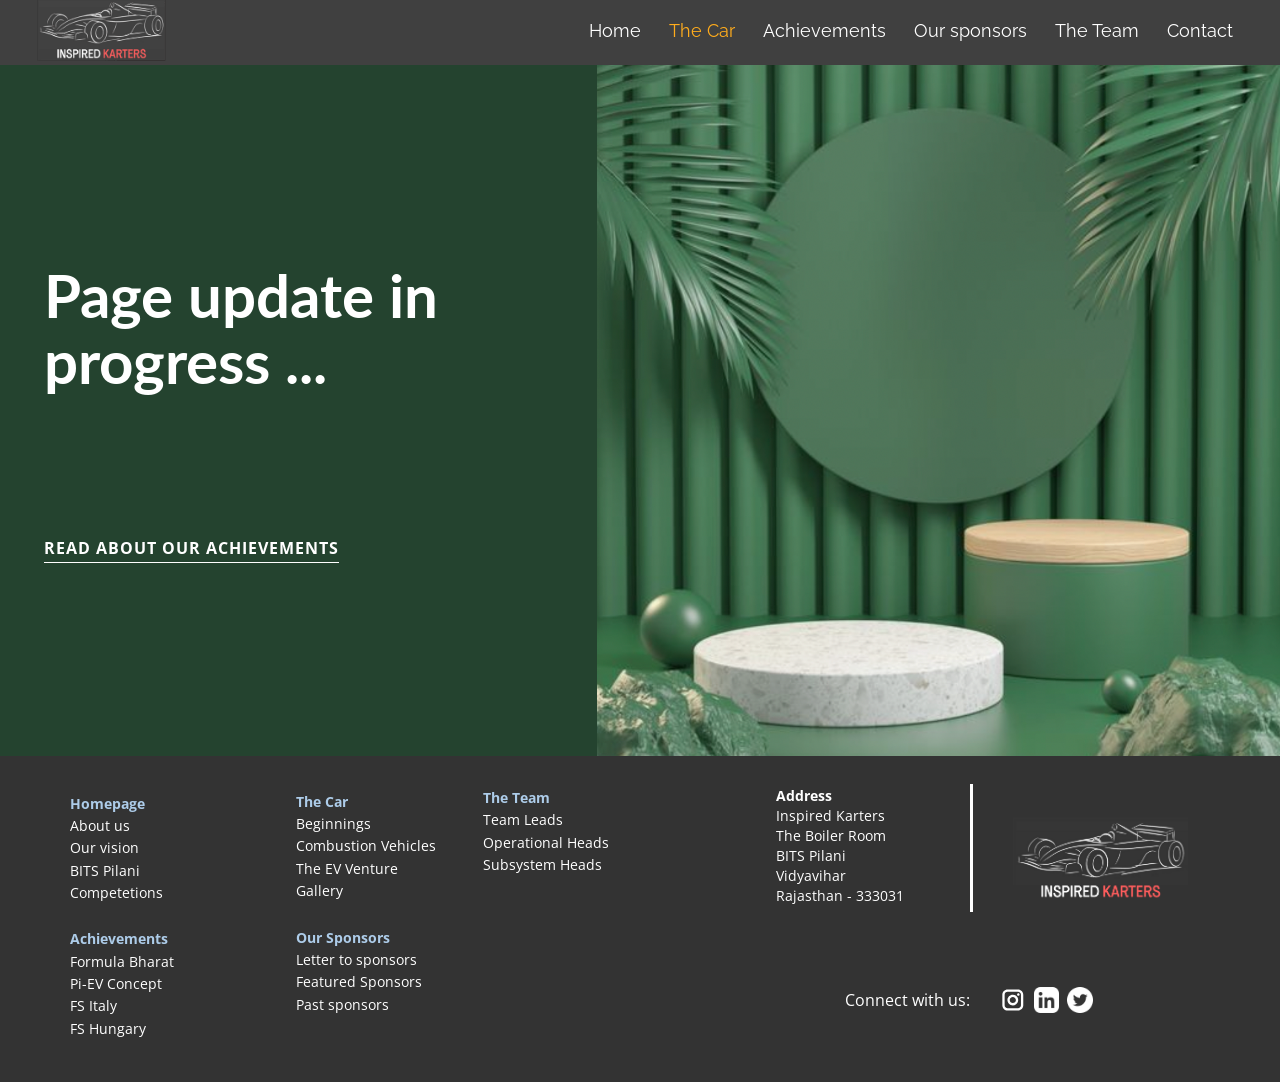
<file: The-Car.html>
<!DOCTYPE html>
<html style="font-size: 16px;" lang="en"><head>
    <meta name="viewport" content="width=device-width, initial-scale=1.0">
    <meta charset="utf-8">
    <meta name="keywords" content="">
    <meta name="description" content="">
    <title>The Car</title>
    <link rel="stylesheet" href="nicepage.css" media="screen">
<link rel="stylesheet" href="The-Car.css" media="screen">
    <script class="u-script" type="text/javascript" src="jquery.js" defer=""></script>
    <script class="u-script" type="text/javascript" src="nicepage.js" defer=""></script>
    <meta name="generator" content="Nicepage 4.14.1, nicepage.com">
    <link id="u-theme-google-font" rel="stylesheet" href="https://fonts.googleapis.com/css?family=Roboto:100,100i,300,300i,400,400i,500,500i,700,700i,900,900i|Open+Sans:300,300i,400,400i,500,500i,600,600i,700,700i,800,800i">
    <link id="u-page-google-font" rel="stylesheet" href="https://fonts.googleapis.com/css?family=Lato:100,100i,300,300i,400,400i,700,700i,900,900i|Raleway:100,100i,200,200i,300,300i,400,400i,500,500i,600,600i,700,700i,800,800i,900,900i">
     
    <script type="application/ld+json">{
      "@context": "http://schema.org",
      "@type": "Organization",
      "name": "IKFS Electric",
      "logo": "images/headerlogo3.png",
      "sameAs": [
          "https://www.instagram.com/inspiredkarters.ev/",
          "https://www.linkedin.com/company/inspired-karters-fs/mycompany/",
          "https://twitter.com/formula_ik?lang=en"
		]
}</script>
    <meta name="theme-color" content="#478ac9">
    <meta property="og:title" content="The Car">
    <meta property="og:description" content="">
    <meta property="og:type" content="website">
  </head>
  <body class="u-body u-xl-mode" data-lang="en"><header class="u-clearfix u-grey-75 u-header u-sticky u-sticky-bc17 u-header" id="sec-a1e0"><div class="u-clearfix u-sheet u-sheet-1">
        <a href="Homepage.html" data-page-id="175969071" class="u-image u-logo u-image-1" data-image-width="500" data-image-height="500" title="Homepage">
          <img src="images/headerlogo3.png" class="u-logo-image u-logo-image-1">
        </a>
        <nav class="u-menu u-menu-dropdown u-offcanvas u-menu-1">
          <div class="menu-collapse u-custom-font u-font-raleway" style="font-size: 1rem; letter-spacing: 0px; font-weight: 500;">
            <a class="u-button-style u-custom-color u-custom-left-right-menu-spacing u-custom-padding-bottom u-custom-text-active-color u-custom-text-color u-custom-text-hover-color u-custom-top-bottom-menu-spacing u-nav-link u-text-active-palette-1-base u-text-hover-palette-2-base" href="#">
              <svg class="u-svg-link" viewBox="0 0 24 24"><use xmlns:xlink="http://www.w3.org/1999/xlink" xlink:href="#menu-hamburger"></use></svg>
              <svg class="u-svg-content" version="1.1" id="menu-hamburger" viewBox="0 0 16 16" x="0px" y="0px" xmlns:xlink="http://www.w3.org/1999/xlink" xmlns="http://www.w3.org/2000/svg"><g><rect y="1" width="16" height="2"></rect><rect y="7" width="16" height="2"></rect><rect y="13" width="16" height="2"></rect>
</g></svg>
            </a>
          </div>
          <div class="u-custom-menu u-nav-container">
            <ul class="u-custom-font u-font-raleway u-nav u-spacing-0 u-unstyled u-nav-1"><li class="u-nav-item"><a class="u-button-style u-nav-link u-text-active-custom-color-8 u-text-hover-custom-color-8 u-text-white" href="Homepage.html" style="padding: 10px 14px;">Home</a>
</li><li class="u-nav-item"><a class="u-button-style u-nav-link u-text-active-custom-color-8 u-text-hover-custom-color-8 u-text-white" href="The-Car.html" style="padding: 10px 14px;">The Car</a>
</li><li class="u-nav-item"><a class="u-button-style u-nav-link u-text-active-custom-color-8 u-text-hover-custom-color-8 u-text-white" href="Achievements.html" style="padding: 10px 14px;">Achievements</a>
</li><li class="u-nav-item"><a class="u-button-style u-nav-link u-text-active-custom-color-8 u-text-hover-custom-color-8 u-text-white" href="Our-sponsors.html" style="padding: 10px 14px;">Our sponsors</a>
</li><li class="u-nav-item"><a class="u-button-style u-nav-link u-text-active-custom-color-8 u-text-hover-custom-color-8 u-text-white" href="The-Team.html" style="padding: 10px 14px;">The Team</a>
</li><li class="u-nav-item"><a class="u-button-style u-nav-link u-text-active-custom-color-8 u-text-hover-custom-color-8 u-text-white" href="Contact.html" style="padding: 10px 14px;">Contact</a>
</li></ul>
          </div>
          <div class="u-custom-menu u-nav-container-collapse">
            <div class="u-black u-container-style u-inner-container-layout u-opacity u-opacity-95 u-sidenav">
              <div class="u-inner-container-layout u-sidenav-overflow">
                <div class="u-menu-close"></div>
                <ul class="u-align-center u-nav u-popupmenu-items u-unstyled u-nav-2"><li class="u-nav-item"><a class="u-button-style u-nav-link" href="Homepage.html">Home</a>
</li><li class="u-nav-item"><a class="u-button-style u-nav-link" href="The-Car.html">The Car</a>
</li><li class="u-nav-item"><a class="u-button-style u-nav-link" href="Achievements.html">Achievements</a>
</li><li class="u-nav-item"><a class="u-button-style u-nav-link" href="Our-sponsors.html">Our sponsors</a>
</li><li class="u-nav-item"><a class="u-button-style u-nav-link" href="The-Team.html">The Team</a>
</li><li class="u-nav-item"><a class="u-button-style u-nav-link" href="Contact.html">Contact</a>
</li></ul>
              </div>
            </div>
            <div class="u-black u-menu-overlay u-opacity u-opacity-70"></div>
          </div>
        </nav>
      </div></header>
    <section class="u-clearfix u-image u-section-1" id="carousel_cbbc" data-image-width="1980" data-image-height="1114">
      <div class="u-clearfix u-expanded-width u-layout-wrap u-layout-wrap-1">
        <div class="u-layout">
          <div class="u-layout-row">
            <div class="u-align-left u-container-style u-custom-color-2 u-layout-cell u-left-cell u-size-26-lg u-size-28-xl u-size-29-md u-size-29-sm u-size-29-xs u-layout-cell-1">
              <div class="u-container-layout u-container-layout-1">
                <h1 class="u-custom-font u-font-lato u-text u-text-body-alt-color u-text-1">Page update in progress ...&nbsp;<br>
                  <br>
                </h1>
                <a href="Achievements.html" data-page-id="365906271" class="u-align-center u-border-1 u-border-active-white u-border-hover-custom-color-8 u-border-no-left u-border-no-right u-border-no-top u-border-white u-bottom-left-radius-0 u-bottom-right-radius-0 u-btn u-button-style u-none u-radius-0 u-text-hover-custom-color-8 u-top-left-radius-0 u-top-right-radius-0 u-btn-1">Read about our achievements</a>
              </div>
            </div>
            <div class="u-container-style u-image u-layout-cell u-right-cell u-shape-rectangle u-size-31-md u-size-31-sm u-size-31-xs u-size-32-xl u-size-34-lg u-image-1" data-image-width="1002" data-image-height="1092">
              <div class="u-container-layout u-container-layout-2"></div>
            </div>
          </div>
        </div>
      </div>
    </section>
    
    
    <footer class="u-align-center u-clearfix u-footer u-grey-80 u-footer" id="sec-57cc"><div class="u-clearfix u-sheet u-sheet-1">
      <div class="u-border-3 u-border-white u-line u-line-vertical u-line-1"></div>
      <img class="u-image u-image-default u-preserve-proportions u-image-1" src="images/footerlogo.png" alt="" data-image-width="500" data-image-height="500">
      <p class="u-align-left u-large-text u-text u-text-variant u-text-1">
        <span style="font-weight: 700; font-size: 0.875rem;">Address</span>
        <br>
        <span style="font-size: 0.875rem;">Inspired Karters<br>The Boiler Room<br>BITS Pilani<br>Vidyavihar<br>Rajasthan - 333031 
        </span>
      </p>
      <a href="The-Team.html"><p class="u-align-left u-small-text u-text u-text-variant u-text-2"><b>The Team</b></a>
        <br>Team Leads<br>Operational Heads<br>Subsystem Heads<br>
      </p>
      <p class="u-align-left u-small-text u-text u-text-variant u-text-3">
        <a href="The-Car.html"><span style="font-weight: 700;">The Car</span></a>
        <br>Beginnings<br>Combustion Vehicles<br>The EV Venture<br>Gallery
      </p>
      <p class="u-align-left u-small-text u-text u-text-variant u-text-4">
        <a href="Homepage.html"><span style="font-weight: 700;">Homepage</span></a>
        <br>About us<br>Our vision<br>BITS Pilani<br>Competetions
      </p>
      <a href="Our-sponsors.html"><p class="u-align-left u-small-text u-text u-text-variant u-text-5"><b>Our Sponsors</b></a>
        <br>Letter to sponsors<br>Featured Sponsors<br>Past sponsors<br>
      </p>
      <a href="Achievements.html"><p class="u-align-left u-small-text u-text u-text-variant u-text-6"><b>Achievements</b></a>
        <br>Formula Bharat<br>Pi-EV Concept<br>FS Italy<br>FS Hungary
      </p>
      <div class="u-social-icons u-spacing-8 u-social-icons-1">
        <a class="u-social-url" title="instagram" target="_blank" href="https://www.instagram.com/inspiredkarters.ev/"><span class="u-icon u-social-icon u-social-instagram u-text-white u-icon-1"><svg class="u-svg-link" preserveAspectRatio="xMidYMin slice" viewBox="0 0 112 112" style=""><use xmlns:xlink="http://www.w3.org/1999/xlink" xlink:href="#svg-4a30"></use></svg><svg class="u-svg-content" viewBox="0 0 112 112" x="0" y="0" id="svg-4a30"><path fill="currentColor" d="M55.9,32.9c-12.8,0-23.2,10.4-23.2,23.2s10.4,23.2,23.2,23.2s23.2-10.4,23.2-23.2S68.7,32.9,55.9,32.9z
 M55.9,69.4c-7.4,0-13.3-6-13.3-13.3c-0.1-7.4,6-13.3,13.3-13.3s13.3,6,13.3,13.3C69.3,63.5,63.3,69.4,55.9,69.4z"></path><path fill="#FFFFFF" d="M79.7,26.8c-3,0-5.4,2.5-5.4,5.4s2.5,5.4,5.4,5.4c3,0,5.4-2.5,5.4-5.4S82.7,26.8,79.7,26.8z"></path><path fill="currentColor" d="M78.2,11H33.5C21,11,10.8,21.3,10.8,33.7v44.7c0,12.6,10.2,22.8,22.7,22.8h44.7c12.6,0,22.7-10.2,22.7-22.7
V33.7C100.8,21.1,90.6,11,78.2,11z M91,78.4c0,7.1-5.8,12.8-12.8,12.8H33.5c-7.1,0-12.8-5.8-12.8-12.8V33.7
c0-7.1,5.8-12.8,12.8-12.8h44.7c7.1,0,12.8,5.8,12.8,12.8V78.4z"></path></svg></span>
        </a>
        <a class="u-social-url" target="_blank" data-type="LinkedIn" title="LinkedIn" href="https://www.linkedin.com/company/inspired-karters-fs/mycompany/"><span class="u-file-icon u-icon u-social-icon u-social-linkedin u-text-white u-icon-2"><img src="images/254394.png" alt=""></span>
        </a>
        <a class="u-social-url" target="_blank" data-type="Custom" title="Custom" href="https://twitter.com/formula_ik?lang=en"><span class="u-file-icon u-icon u-social-custom u-social-icon u-text-white u-icon-3"><img src="images/1384017.png" alt=""></span>
        </a>
      </div>
      <p class="u-align-left u-text u-text-default u-text-7">Connect with us:</p>
    </div></footer>
</body></html>
</file>
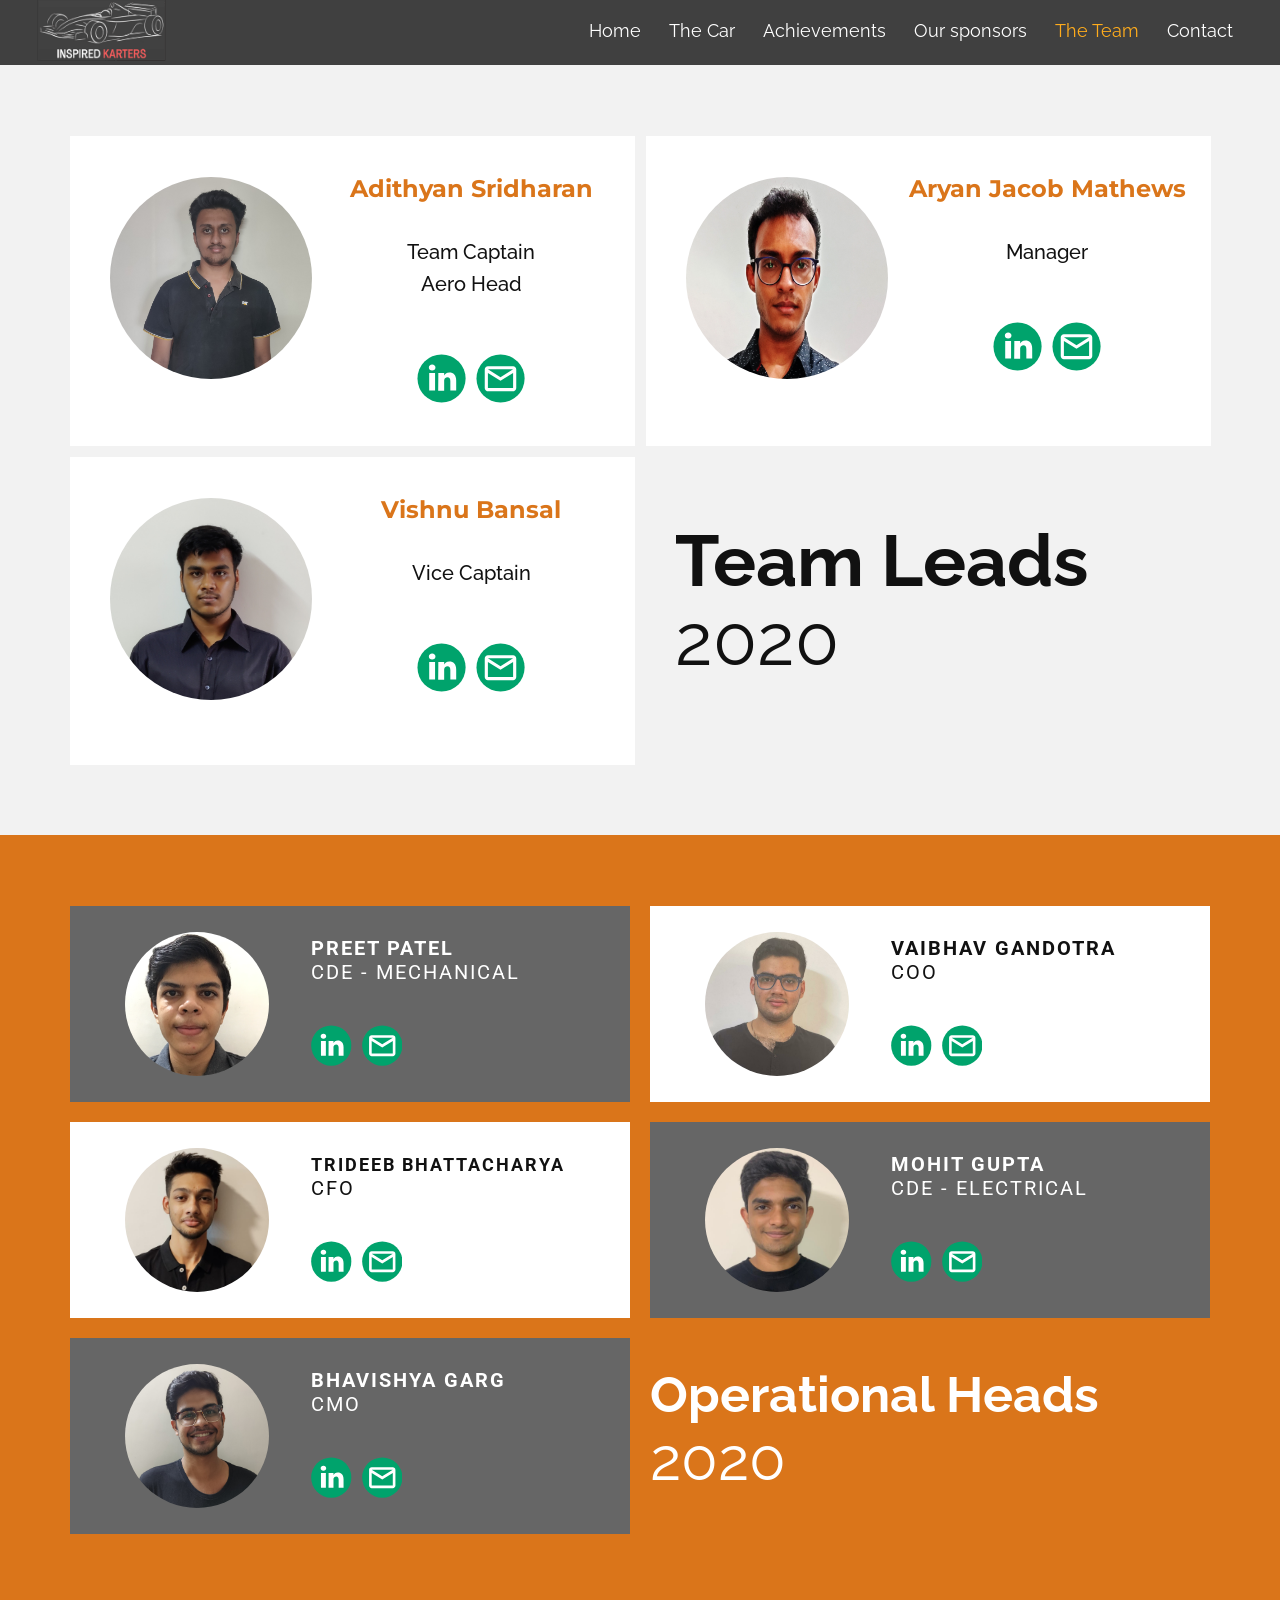
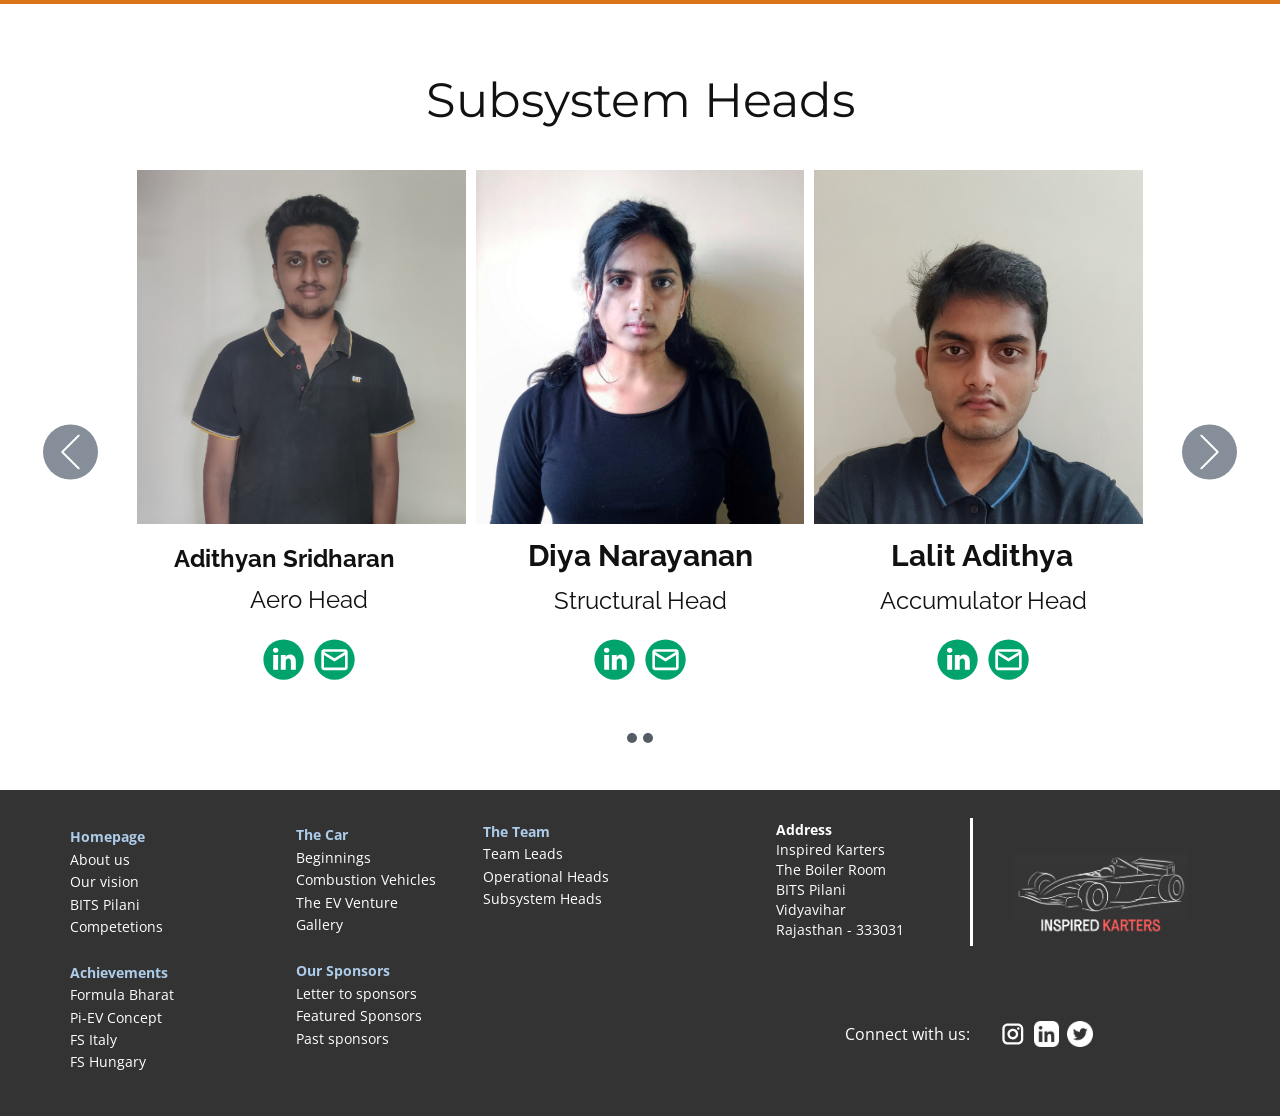
<file: The-Team.html>
<!DOCTYPE html>
<html style="font-size: 16px;" lang="en"><head>
    <meta name="viewport" content="width=device-width, initial-scale=1.0">
    <meta charset="utf-8">
    <meta name="keywords" content="">
    <meta name="description" content="">
    <title>The Team</title>
    <link rel="stylesheet" href="nicepage.css" media="screen">
<link rel="stylesheet" href="The-Team.css" media="screen">
    <script class="u-script" type="text/javascript" src="jquery.js" defer=""></script>
    <script class="u-script" type="text/javascript" src="nicepage.js" defer=""></script>
    <meta name="generator" content="Nicepage 4.14.1, nicepage.com">
    <link id="u-theme-google-font" rel="stylesheet" href="https://fonts.googleapis.com/css?family=Roboto:100,100i,300,300i,400,400i,500,500i,700,700i,900,900i|Open+Sans:300,300i,400,400i,500,500i,600,600i,700,700i,800,800i">
    <link id="u-page-google-font" rel="stylesheet" href="https://fonts.googleapis.com/css?family=Montserrat:100,100i,200,200i,300,300i,400,400i,500,500i,600,600i,700,700i,800,800i,900,900i|Raleway:100,100i,200,200i,300,300i,400,400i,500,500i,600,600i,700,700i,800,800i,900,900i">
    
    
    
    
    <script type="application/ld+json">{
		"@context": "http://schema.org",
		"@type": "Organization",
		"name": "IKFS Electric",
		"logo": "images/headerlogo3.png",
		"sameAs": [
				"https://instagram.com/name",
				"https://facebook.com/name"
		]
}</script>
    <meta name="theme-color" content="#478ac9">
    <meta property="og:title" content="The Team">
    <meta property="og:description" content="">
    <meta property="og:type" content="website">
  </head>
  <body class="u-body u-xl-mode" data-lang="en"><header class="u-clearfix u-grey-75 u-header u-sticky u-sticky-bc17 u-header" id="sec-a1e0"><div class="u-clearfix u-sheet u-sheet-1">
        <a href="Homepage.html" data-page-id="175969071" class="u-image u-logo u-image-1" data-image-width="500" data-image-height="500" title="Homepage">
          <img src="images/headerlogo3.png" class="u-logo-image u-logo-image-1">
        </a>
        <nav class="u-menu u-menu-dropdown u-offcanvas u-menu-1">
          <div class="menu-collapse u-custom-font u-font-raleway" style="font-size: 1rem; letter-spacing: 0px; font-weight: 500;">
            <a class="u-button-style u-custom-color u-custom-left-right-menu-spacing u-custom-padding-bottom u-custom-text-active-color u-custom-text-color u-custom-text-hover-color u-custom-top-bottom-menu-spacing u-nav-link u-text-active-palette-1-base u-text-hover-palette-2-base" href="#">
              <svg class="u-svg-link" viewBox="0 0 24 24"><use xmlns:xlink="http://www.w3.org/1999/xlink" xlink:href="#menu-hamburger"></use></svg>
              <svg class="u-svg-content" version="1.1" id="menu-hamburger" viewBox="0 0 16 16" x="0px" y="0px" xmlns:xlink="http://www.w3.org/1999/xlink" xmlns="http://www.w3.org/2000/svg"><g><rect y="1" width="16" height="2"></rect><rect y="7" width="16" height="2"></rect><rect y="13" width="16" height="2"></rect>
</g></svg>
            </a>
          </div>
          <div class="u-custom-menu u-nav-container">
            <ul class="u-custom-font u-font-raleway u-nav u-spacing-0 u-unstyled u-nav-1"><li class="u-nav-item"><a class="u-button-style u-nav-link u-text-active-custom-color-8 u-text-hover-custom-color-8 u-text-white" href="Homepage.html" style="padding: 10px 14px;">Home</a>
</li><li class="u-nav-item"><a class="u-button-style u-nav-link u-text-active-custom-color-8 u-text-hover-custom-color-8 u-text-white" href="The-Car.html" style="padding: 10px 14px;">The Car</a>
</li><li class="u-nav-item"><a class="u-button-style u-nav-link u-text-active-custom-color-8 u-text-hover-custom-color-8 u-text-white" href="Achievements.html" style="padding: 10px 14px;">Achievements</a>
</li><li class="u-nav-item"><a class="u-button-style u-nav-link u-text-active-custom-color-8 u-text-hover-custom-color-8 u-text-white" href="Our-sponsors.html" style="padding: 10px 14px;">Our sponsors</a>
</li><li class="u-nav-item"><a class="u-button-style u-nav-link u-text-active-custom-color-8 u-text-hover-custom-color-8 u-text-white" href="The-Team.html" style="padding: 10px 14px;">The Team</a>
</li><li class="u-nav-item"><a class="u-button-style u-nav-link u-text-active-custom-color-8 u-text-hover-custom-color-8 u-text-white" href="Contact.html" style="padding: 10px 14px;">Contact</a>
</li></ul>
          </div>
          <div class="u-custom-menu u-nav-container-collapse">
            <div class="u-black u-container-style u-inner-container-layout u-opacity u-opacity-95 u-sidenav">
              <div class="u-inner-container-layout u-sidenav-overflow">
                <div class="u-menu-close"></div>
                <ul class="u-align-center u-nav u-popupmenu-items u-unstyled u-nav-2"><li class="u-nav-item"><a class="u-button-style u-nav-link" href="Homepage.html">Home</a>
</li><li class="u-nav-item"><a class="u-button-style u-nav-link" href="The-Car.html">The Car</a>
</li><li class="u-nav-item"><a class="u-button-style u-nav-link" href="Achievements.html">Achievements</a>
</li><li class="u-nav-item"><a class="u-button-style u-nav-link" href="Our-sponsors.html">Our sponsors</a>
</li><li class="u-nav-item"><a class="u-button-style u-nav-link" href="The-Team.html">The Team</a>
</li><li class="u-nav-item"><a class="u-button-style u-nav-link" href="Contact.html">Contact</a>
</li></ul>
              </div>
            </div>
            <div class="u-black u-menu-overlay u-opacity u-opacity-70"></div>
          </div>
        </nav>
      </div></header>
    <section class="u-align-center u-clearfix u-grey-5 u-section-1" id="carousel_f489">
      <div class="u-clearfix u-sheet u-sheet-1">
        <div class="u-expanded-width u-list u-list-1">
          <div class="u-repeater u-repeater-1">
            <div class="u-container-style u-list-item u-repeater-item u-shape-rectangle u-white" data-animation-name="flipIn" data-animation-duration="2000" data-animation-direction="X">
              <div class="u-container-layout u-similar-container u-container-layout-1">
                <div alt="" class="u-image u-image-circle u-image-1" data-image-width="2536" data-image-height="3227"></div>
                <div class="u-align-center u-container-style u-group u-shape-rectangle u-group-1">
                  <div class="u-container-layout u-container-layout-2">
                    <h4 class="u-custom-font u-font-montserrat u-text u-text-custom-color-7 u-text-1">Adithyan Sridharan</h4>
                    <p class="u-custom-font u-font-raleway u-text u-text-2">Team Captain<br>Aero Head
                    </p>
                    <div class="u-custom-item u-social-icons u-spacing-10 u-social-icons-1">
                      <a class="u-social-url" target="_blank" data-type="LinkedIn" title="LinkedIn" href="https://www.linkedin.com/in/adhityan-sridharan-4657831b1/"><span class="u-custom-item u-icon u-social-icon u-social-linkedin u-text-custom-color-13 u-icon-1"><svg class="u-svg-link" preserveAspectRatio="xMidYMin slice" viewBox="0 0 112 112" style=""><use xmlns:xlink="http://www.w3.org/1999/xlink" xlink:href="#svg-497e"></use></svg><svg class="u-svg-content" viewBox="0 0 112 112" x="0" y="0" id="svg-497e"><circle fill="currentColor" cx="56.1" cy="56.1" r="55"></circle><path fill="#FFFFFF" d="M41.3,83.7H27.9V43.4h13.4V83.7z M34.6,37.9L34.6,37.9c-4.6,0-7.5-3.1-7.5-7c0-4,3-7,7.6-7s7.4,3,7.5,7
            C42.2,34.8,39.2,37.9,34.6,37.9z M89.6,83.7H76.2V62.2c0-5.4-1.9-9.1-6.8-9.1c-3.7,0-5.9,2.5-6.9,4.9c-0.4,0.9-0.4,2.1-0.4,3.3v22.5
            H48.7c0,0,0.2-36.5,0-40.3h13.4v5.7c1.8-2.7,5-6.7,12.1-6.7c8.8,0,15.4,5.8,15.4,18.1V83.7z"></path></svg></span>
                      </a>
                      <a class="u-social-url" target="_blank" data-type="Email" title="Email" href="mailto:f20201230@pilani.bits-pilani.ac.in"><span class="u-custom-item u-icon u-social-email u-social-icon u-text-custom-color-13 u-icon-2"><svg class="u-svg-link" preserveAspectRatio="xMidYMin slice" viewBox="0 0 112 112" style=""><use xmlns:xlink="http://www.w3.org/1999/xlink" xlink:href="#svg-0b48"></use></svg><svg class="u-svg-content" viewBox="0 0 112 112" x="0" y="0" id="svg-0b48"><circle fill="currentColor" cx="56.1" cy="56.1" r="55"></circle><path id="path3864" fill="#FFFFFF" d="M27.2,28h57.6c4,0,7.2,3.2,7.2,7.2l0,0v42.7c0,3.9-3.2,7.2-7.2,7.2l0,0H27.2
	c-4,0-7.2-3.2-7.2-7.2V35.2C20,31.1,23.2,28,27.2,28 M56,52.9l28.8-17.8H27.2L56,52.9 M27.2,77.7h57.6V43.5L56,61.3L27.2,43.5V77.7z
	"></path></svg></span>
                      </a>
                    </div>
                  </div>
                </div>
              </div>
            </div>
            <div class="u-container-style u-list-item u-repeater-item u-shape-rectangle u-white" data-animation-name="flipIn" data-animation-duration="2000" data-animation-direction="X">
              <div class="u-container-layout u-similar-container u-container-layout-3">
                <div alt="" class="u-image u-image-circle u-image-2" data-image-width="3162" data-image-height="4217"></div>
                <div class="u-align-center u-container-style u-group u-shape-rectangle u-group-2">
                  <div class="u-container-layout u-container-layout-4">
                    <h4 class="u-custom-font u-font-montserrat u-text u-text-custom-color-7 u-text-3">Aryan Jacob Mathews</h4>
                    <p class="u-custom-font u-font-raleway u-text u-text-4">Manager</p>
                    <div class="u-custom-item u-social-icons u-spacing-10 u-social-icons-2">
                      <a class="u-social-url" target="_blank" data-type="LinkedIn" title="LinkedIn" href="https://www.linkedin.com/in/aryan-mathews-995801208/"><span class="u-custom-item u-icon u-social-icon u-social-linkedin u-text-custom-color-13 u-icon-3"><svg class="u-svg-link" preserveAspectRatio="xMidYMin slice" viewBox="0 0 112 112" style=""><use xmlns:xlink="http://www.w3.org/1999/xlink" xlink:href="#svg-497e"></use></svg><svg class="u-svg-content" viewBox="0 0 112 112" x="0" y="0" id="svg-497e"><circle fill="currentColor" cx="56.1" cy="56.1" r="55"></circle><path fill="#FFFFFF" d="M41.3,83.7H27.9V43.4h13.4V83.7z M34.6,37.9L34.6,37.9c-4.6,0-7.5-3.1-7.5-7c0-4,3-7,7.6-7s7.4,3,7.5,7
            C42.2,34.8,39.2,37.9,34.6,37.9z M89.6,83.7H76.2V62.2c0-5.4-1.9-9.1-6.8-9.1c-3.7,0-5.9,2.5-6.9,4.9c-0.4,0.9-0.4,2.1-0.4,3.3v22.5
            H48.7c0,0,0.2-36.5,0-40.3h13.4v5.7c1.8-2.7,5-6.7,12.1-6.7c8.8,0,15.4,5.8,15.4,18.1V83.7z"></path></svg></span>
                      </a>
                      <a class="u-social-url" target="_blank" data-type="Email" title="Email" href="mailto:f20201973@pilani.bits-pilani.ac.in"><span class="u-custom-item u-icon u-social-email u-social-icon u-text-custom-color-13 u-icon-4"><svg class="u-svg-link" preserveAspectRatio="xMidYMin slice" viewBox="0 0 112 112" style=""><use xmlns:xlink="http://www.w3.org/1999/xlink" xlink:href="#svg-0b48"></use></svg><svg class="u-svg-content" viewBox="0 0 112 112" x="0" y="0" id="svg-0b48"><circle fill="currentColor" cx="56.1" cy="56.1" r="55"></circle><path id="path3864" fill="#FFFFFF" d="M27.2,28h57.6c4,0,7.2,3.2,7.2,7.2l0,0v42.7c0,3.9-3.2,7.2-7.2,7.2l0,0H27.2
	c-4,0-7.2-3.2-7.2-7.2V35.2C20,31.1,23.2,28,27.2,28 M56,52.9l28.8-17.8H27.2L56,52.9 M27.2,77.7h57.6V43.5L56,61.3L27.2,43.5V77.7z
	"></path></svg></span>
                      </a>
                    </div>
                  </div>
                </div>
              </div>
            </div>
            <div class="u-container-style u-list-item u-repeater-item u-shape-rectangle u-white" data-animation-name="flipIn" data-animation-duration="2000" data-animation-direction="X">
              <div class="u-container-layout u-similar-container u-container-layout-5">
                <div alt="" class="u-image u-image-circle u-image-3" data-image-width="1349" data-image-height="1172"></div>
                <div class="u-align-center u-container-style u-group u-shape-rectangle u-group-3">
                  <div class="u-container-layout u-container-layout-6">
                    <h4 class="u-custom-font u-font-montserrat u-text u-text-custom-color-7 u-text-5">Vishnu Bansal</h4>
                    <p class="u-custom-font u-font-raleway u-text u-text-6">Vice Captain</p>
                    <div class="u-custom-item u-social-icons u-spacing-10 u-social-icons-3">
                      <a class="u-social-url" target="_blank" data-type="LinkedIn" title="LinkedIn" href="https://www.linkedin.com/in/vishnu-bansal-9ab2b8202"><span class="u-custom-item u-icon u-social-icon u-social-linkedin u-text-custom-color-13 u-icon-5"><svg class="u-svg-link" preserveAspectRatio="xMidYMin slice" viewBox="0 0 112 112" style=""><use xmlns:xlink="http://www.w3.org/1999/xlink" xlink:href="#svg-497e"></use></svg><svg class="u-svg-content" viewBox="0 0 112 112" x="0" y="0" id="svg-497e"><circle fill="currentColor" cx="56.1" cy="56.1" r="55"></circle><path fill="#FFFFFF" d="M41.3,83.7H27.9V43.4h13.4V83.7z M34.6,37.9L34.6,37.9c-4.6,0-7.5-3.1-7.5-7c0-4,3-7,7.6-7s7.4,3,7.5,7
            C42.2,34.8,39.2,37.9,34.6,37.9z M89.6,83.7H76.2V62.2c0-5.4-1.9-9.1-6.8-9.1c-3.7,0-5.9,2.5-6.9,4.9c-0.4,0.9-0.4,2.1-0.4,3.3v22.5
            H48.7c0,0,0.2-36.5,0-40.3h13.4v5.7c1.8-2.7,5-6.7,12.1-6.7c8.8,0,15.4,5.8,15.4,18.1V83.7z"></path></svg></span>
                      </a>
                      <a class="u-social-url" target="_blank" data-type="Email" title="Email" href="mailto:f20201829@pilani.bits-pilani.ac.in"><span class="u-custom-item u-icon u-social-email u-social-icon u-text-custom-color-13 u-icon-6"><svg class="u-svg-link" preserveAspectRatio="xMidYMin slice" viewBox="0 0 112 112" style=""><use xmlns:xlink="http://www.w3.org/1999/xlink" xlink:href="#svg-0b48"></use></svg><svg class="u-svg-content" viewBox="0 0 112 112" x="0" y="0" id="svg-0b48"><circle fill="currentColor" cx="56.1" cy="56.1" r="55"></circle><path id="path3864" fill="#FFFFFF" d="M27.2,28h57.6c4,0,7.2,3.2,7.2,7.2l0,0v42.7c0,3.9-3.2,7.2-7.2,7.2l0,0H27.2
	c-4,0-7.2-3.2-7.2-7.2V35.2C20,31.1,23.2,28,27.2,28 M56,52.9l28.8-17.8H27.2L56,52.9 M27.2,77.7h57.6V43.5L56,61.3L27.2,43.5V77.7z
	"></path></svg></span>
                      </a>
                    </div>
                  </div>
                </div>
              </div>
            </div>
          </div>
        </div>
        <h1 class="u-align-left u-custom-font u-font-raleway u-text u-text-default u-text-7">Team Leads<br>
          <span style="font-weight: 400;">2020</span>
        </h1>
      </div>
    </section>
    <section class="u-clearfix u-custom-color-7 u-section-2" id="carousel_af93">
      <div class="u-clearfix u-sheet u-sheet-1">
        <div class="u-expanded-width u-list u-list-1">
          <div class="u-repeater u-repeater-1">
            <div class="u-container-style u-custom-item u-grey-60 u-list-item u-repeater-item u-shape-rectangle">
              <div class="u-container-layout u-similar-container u-container-layout-1">
                <div alt="" class="u-align-left u-image u-image-circle u-image-1" data-image-width="898" data-image-height="1104"></div>
                <h4 class="u-text u-text-1"><b>preet patel</b>
                  <br>Cde - mechanical
                </h4>
                <div class="u-social-icons u-spacing-10 u-social-icons-1">
                  <a class="u-social-url" target="_blank" data-type="LinkedIn" title="LinkedIn" href="https://www.linkedin.com/in/preet-patel-54a3721a5/"><span class="u-icon u-social-icon u-social-linkedin u-text-custom-color-13 u-icon-1"><svg class="u-svg-link" preserveAspectRatio="xMidYMin slice" viewBox="0 0 112 112" style=""><use xmlns:xlink="http://www.w3.org/1999/xlink" xlink:href="#svg-c465"></use></svg><svg class="u-svg-content" viewBox="0 0 112 112" x="0" y="0" id="svg-c465"><circle fill="currentColor" cx="56.1" cy="56.1" r="55"></circle><path fill="#FFFFFF" d="M41.3,83.7H27.9V43.4h13.4V83.7z M34.6,37.9L34.6,37.9c-4.6,0-7.5-3.1-7.5-7c0-4,3-7,7.6-7s7.4,3,7.5,7
            C42.2,34.8,39.2,37.9,34.6,37.9z M89.6,83.7H76.2V62.2c0-5.4-1.9-9.1-6.8-9.1c-3.7,0-5.9,2.5-6.9,4.9c-0.4,0.9-0.4,2.1-0.4,3.3v22.5
            H48.7c0,0,0.2-36.5,0-40.3h13.4v5.7c1.8-2.7,5-6.7,12.1-6.7c8.8,0,15.4,5.8,15.4,18.1V83.7z"></path></svg></span>
                  </a>
                  <a class="u-social-url" target="_blank" data-type="Email" title="Email" href="mailto:f20201092@pilani.bits-pilani.ac.in"><span class="u-icon u-social-email u-social-icon u-text-custom-color-13 u-icon-2"><svg class="u-svg-link" preserveAspectRatio="xMidYMin slice" viewBox="0 0 112 112" style=""><use xmlns:xlink="http://www.w3.org/1999/xlink" xlink:href="#svg-cbfe"></use></svg><svg class="u-svg-content" viewBox="0 0 112 112" x="0" y="0" id="svg-cbfe"><circle fill="currentColor" cx="56.1" cy="56.1" r="55"></circle><path id="path3864" fill="#FFFFFF" d="M27.2,28h57.6c4,0,7.2,3.2,7.2,7.2l0,0v42.7c0,3.9-3.2,7.2-7.2,7.2l0,0H27.2
	c-4,0-7.2-3.2-7.2-7.2V35.2C20,31.1,23.2,28,27.2,28 M56,52.9l28.8-17.8H27.2L56,52.9 M27.2,77.7h57.6V43.5L56,61.3L27.2,43.5V77.7z
	"></path></svg></span>
                  </a>
                </div>
              </div>
            </div>
            <div class="u-container-style u-custom-item u-list-item u-repeater-item u-shape-rectangle u-white u-list-item-2">
              <div class="u-container-layout u-similar-container u-container-layout-2">
                <div alt="" class="u-align-left u-image u-image-circle u-image-2" data-image-width="1080" data-image-height="1289"></div>
                <h4 class="u-text u-text-2">
                  <span style="font-weight: 700;">VAIBHAV GANDOTRA</span>
                  <br><i>
                    <span style="font-style: normal;">COO</span></i>
                </h4>
                <div class="u-social-icons u-spacing-10 u-social-icons-2">
                  <a class="u-social-url" target="_blank" data-type="LinkedIn" title="LinkedIn" href="https://www.linkedin.com/in/vaibhav-gandotra-22093a1b8"><span class="u-icon u-social-icon u-social-linkedin u-text-custom-color-13 u-icon-3"><svg class="u-svg-link" preserveAspectRatio="xMidYMin slice" viewBox="0 0 112 112" style=""><use xmlns:xlink="http://www.w3.org/1999/xlink" xlink:href="#svg-469e"></use></svg><svg class="u-svg-content" viewBox="0 0 112 112" x="0" y="0" id="svg-469e"><circle fill="currentColor" cx="56.1" cy="56.1" r="55"></circle><path fill="#FFFFFF" d="M41.3,83.7H27.9V43.4h13.4V83.7z M34.6,37.9L34.6,37.9c-4.6,0-7.5-3.1-7.5-7c0-4,3-7,7.6-7s7.4,3,7.5,7
            C42.2,34.8,39.2,37.9,34.6,37.9z M89.6,83.7H76.2V62.2c0-5.4-1.9-9.1-6.8-9.1c-3.7,0-5.9,2.5-6.9,4.9c-0.4,0.9-0.4,2.1-0.4,3.3v22.5
            H48.7c0,0,0.2-36.5,0-40.3h13.4v5.7c1.8-2.7,5-6.7,12.1-6.7c8.8,0,15.4,5.8,15.4,18.1V83.7z"></path></svg></span>
                  </a>
                  <a class="u-social-url" target="_blank" data-type="Email" title="Email" href="mailto:f20200812@pilani.bits-pilani.ac.in"><span class="u-icon u-social-email u-social-icon u-text-custom-color-13 u-icon-4"><svg class="u-svg-link" preserveAspectRatio="xMidYMin slice" viewBox="0 0 112 112" style=""><use xmlns:xlink="http://www.w3.org/1999/xlink" xlink:href="#svg-8ced"></use></svg><svg class="u-svg-content" viewBox="0 0 112 112" x="0" y="0" id="svg-8ced"><circle fill="currentColor" cx="56.1" cy="56.1" r="55"></circle><path id="path3864" fill="#FFFFFF" d="M27.2,28h57.6c4,0,7.2,3.2,7.2,7.2l0,0v42.7c0,3.9-3.2,7.2-7.2,7.2l0,0H27.2
	c-4,0-7.2-3.2-7.2-7.2V35.2C20,31.1,23.2,28,27.2,28 M56,52.9l28.8-17.8H27.2L56,52.9 M27.2,77.7h57.6V43.5L56,61.3L27.2,43.5V77.7z
	"></path></svg></span>
                  </a>
                </div>
              </div>
            </div>
            <div class="u-container-style u-custom-item u-list-item u-repeater-item u-shape-rectangle u-white u-list-item-3">
              <div class="u-container-layout u-similar-container u-container-layout-3">
                <div alt="" class="u-align-left u-image u-image-circle u-image-3" data-image-width="1197" data-image-height="790"></div>
                <h4 class="u-text u-text-3">
                  <span style="font-weight: 700; font-size: 1.125rem;">TRIDEEB BHATTACHARYA</span>
                  <span style="font-size: 1.125rem;">
                    <br>
                  </span><i>
                    <span style="font-style: normal;">CFO</span></i>
                </h4>
                <div class="u-social-icons u-spacing-10 u-social-icons-3">
                  <a class="u-social-url" target="_blank" data-type="LinkedIn" title="LinkedIn" href="https://www.linkedin.com/mwlite/in/trideeb-bhattacharya-25927917b"><span class="u-icon u-social-icon u-social-linkedin u-text-custom-color-13 u-icon-5"><svg class="u-svg-link" preserveAspectRatio="xMidYMin slice" viewBox="0 0 112 112" style=""><use xmlns:xlink="http://www.w3.org/1999/xlink" xlink:href="#svg-fa8a"></use></svg><svg class="u-svg-content" viewBox="0 0 112 112" x="0" y="0" id="svg-fa8a"><circle fill="currentColor" cx="56.1" cy="56.1" r="55"></circle><path fill="#FFFFFF" d="M41.3,83.7H27.9V43.4h13.4V83.7z M34.6,37.9L34.6,37.9c-4.6,0-7.5-3.1-7.5-7c0-4,3-7,7.6-7s7.4,3,7.5,7
            C42.2,34.8,39.2,37.9,34.6,37.9z M89.6,83.7H76.2V62.2c0-5.4-1.9-9.1-6.8-9.1c-3.7,0-5.9,2.5-6.9,4.9c-0.4,0.9-0.4,2.1-0.4,3.3v22.5
            H48.7c0,0,0.2-36.5,0-40.3h13.4v5.7c1.8-2.7,5-6.7,12.1-6.7c8.8,0,15.4,5.8,15.4,18.1V83.7z"></path></svg></span>
                  </a>
                  <a class="u-social-url" target="_blank" data-type="Email" title="Email" href="mailto:f20201398@pilani.bits-pilani.ac.in"><span class="u-icon u-social-email u-social-icon u-text-custom-color-13 u-icon-6"><svg class="u-svg-link" preserveAspectRatio="xMidYMin slice" viewBox="0 0 112 112" style=""><use xmlns:xlink="http://www.w3.org/1999/xlink" xlink:href="#svg-e7a8"></use></svg><svg class="u-svg-content" viewBox="0 0 112 112" x="0" y="0" id="svg-e7a8"><circle fill="currentColor" cx="56.1" cy="56.1" r="55"></circle><path id="path3864" fill="#FFFFFF" d="M27.2,28h57.6c4,0,7.2,3.2,7.2,7.2l0,0v42.7c0,3.9-3.2,7.2-7.2,7.2l0,0H27.2
	c-4,0-7.2-3.2-7.2-7.2V35.2C20,31.1,23.2,28,27.2,28 M56,52.9l28.8-17.8H27.2L56,52.9 M27.2,77.7h57.6V43.5L56,61.3L27.2,43.5V77.7z
	"></path></svg></span>
                  </a>
                </div>
              </div>
            </div>
            <div class="u-container-style u-custom-item u-grey-60 u-list-item u-repeater-item u-shape-rectangle">
              <div class="u-container-layout u-similar-container u-container-layout-4">
                <div alt="" class="u-align-left u-image u-image-circle u-image-4" data-image-width="808" data-image-height="733"></div>
                <h4 class="u-text u-text-4">
                  <span style="font-weight: 700;">MOHIT GUPTA</span>
                  <br><i>
                    <span style="font-weight: 400; font-style: normal;">CDE - ELECTRICAL</span></i>
                </h4>
                <div class="u-social-icons u-spacing-10 u-social-icons-4">
                  <a class="u-social-url" target="_blank" data-type="LinkedIn" title="LinkedIn" href="https://www.linkedin.com/in/mohit-gupta-259560208/"><span class="u-icon u-social-icon u-social-linkedin u-text-custom-color-13 u-icon-7"><svg class="u-svg-link" preserveAspectRatio="xMidYMin slice" viewBox="0 0 112 112" style=""><use xmlns:xlink="http://www.w3.org/1999/xlink" xlink:href="#svg-84e4"></use></svg><svg class="u-svg-content" viewBox="0 0 112 112" x="0" y="0" id="svg-84e4"><circle fill="currentColor" cx="56.1" cy="56.1" r="55"></circle><path fill="#FFFFFF" d="M41.3,83.7H27.9V43.4h13.4V83.7z M34.6,37.9L34.6,37.9c-4.6,0-7.5-3.1-7.5-7c0-4,3-7,7.6-7s7.4,3,7.5,7
            C42.2,34.8,39.2,37.9,34.6,37.9z M89.6,83.7H76.2V62.2c0-5.4-1.9-9.1-6.8-9.1c-3.7,0-5.9,2.5-6.9,4.9c-0.4,0.9-0.4,2.1-0.4,3.3v22.5
            H48.7c0,0,0.2-36.5,0-40.3h13.4v5.7c1.8-2.7,5-6.7,12.1-6.7c8.8,0,15.4,5.8,15.4,18.1V83.7z"></path></svg></span>
                  </a>
                  <a class="u-social-url" target="_blank" data-type="Email" title="Email" href="mailto:f20201021@pilani.bits-pilani.ac.in"><span class="u-icon u-social-email u-social-icon u-text-custom-color-13 u-icon-8"><svg class="u-svg-link" preserveAspectRatio="xMidYMin slice" viewBox="0 0 112 112" style=""><use xmlns:xlink="http://www.w3.org/1999/xlink" xlink:href="#svg-c7c1"></use></svg><svg class="u-svg-content" viewBox="0 0 112 112" x="0" y="0" id="svg-c7c1"><circle fill="currentColor" cx="56.1" cy="56.1" r="55"></circle><path id="path3864" fill="#FFFFFF" d="M27.2,28h57.6c4,0,7.2,3.2,7.2,7.2l0,0v42.7c0,3.9-3.2,7.2-7.2,7.2l0,0H27.2
	c-4,0-7.2-3.2-7.2-7.2V35.2C20,31.1,23.2,28,27.2,28 M56,52.9l28.8-17.8H27.2L56,52.9 M27.2,77.7h57.6V43.5L56,61.3L27.2,43.5V77.7z
	"></path></svg></span>
                  </a>
                </div>
              </div>
            </div>
            <div class="u-container-style u-custom-item u-grey-60 u-list-item u-repeater-item u-shape-rectangle">
              <div class="u-container-layout u-similar-container u-container-layout-5">
                <div alt="" class="u-align-left u-image u-image-circle u-image-5" data-image-width="2718" data-image-height="2999"></div>
                <h4 class="u-text u-text-5">
                  <span style="font-weight: 700;">BHAVISHYA GARG</span>
                  <br>CMO
                </h4>
                <div class="u-social-icons u-spacing-10 u-social-icons-5">
                  <a class="u-social-url" target="_blank" data-type="LinkedIn" title="LinkedIn" href="https://www.linkedin.com/mwlite/in/bhavishya-garg-8a686912a"><span class="u-icon u-social-icon u-social-linkedin u-text-custom-color-13 u-icon-9"><svg class="u-svg-link" preserveAspectRatio="xMidYMin slice" viewBox="0 0 112 112" style=""><use xmlns:xlink="http://www.w3.org/1999/xlink" xlink:href="#svg-84e4"></use></svg><svg class="u-svg-content" viewBox="0 0 112 112" x="0" y="0" id="svg-84e4"><circle fill="currentColor" cx="56.1" cy="56.1" r="55"></circle><path fill="#FFFFFF" d="M41.3,83.7H27.9V43.4h13.4V83.7z M34.6,37.9L34.6,37.9c-4.6,0-7.5-3.1-7.5-7c0-4,3-7,7.6-7s7.4,3,7.5,7
            C42.2,34.8,39.2,37.9,34.6,37.9z M89.6,83.7H76.2V62.2c0-5.4-1.9-9.1-6.8-9.1c-3.7,0-5.9,2.5-6.9,4.9c-0.4,0.9-0.4,2.1-0.4,3.3v22.5
            H48.7c0,0,0.2-36.5,0-40.3h13.4v5.7c1.8-2.7,5-6.7,12.1-6.7c8.8,0,15.4,5.8,15.4,18.1V83.7z"></path></svg></span>
                  </a>
                  <a class="u-social-url" target="_blank" data-type="Email" title="Email" href="mailto:f20201425@pilani.bits-pilani.ac.in"><span class="u-icon u-social-email u-social-icon u-text-custom-color-13 u-icon-10"><svg class="u-svg-link" preserveAspectRatio="xMidYMin slice" viewBox="0 0 112 112" style=""><use xmlns:xlink="http://www.w3.org/1999/xlink" xlink:href="#svg-c7c1"></use></svg><svg class="u-svg-content" viewBox="0 0 112 112" x="0" y="0" id="svg-c7c1"><circle fill="currentColor" cx="56.1" cy="56.1" r="55"></circle><path id="path3864" fill="#FFFFFF" d="M27.2,28h57.6c4,0,7.2,3.2,7.2,7.2l0,0v42.7c0,3.9-3.2,7.2-7.2,7.2l0,0H27.2
	c-4,0-7.2-3.2-7.2-7.2V35.2C20,31.1,23.2,28,27.2,28 M56,52.9l28.8-17.8H27.2L56,52.9 M27.2,77.7h57.6V43.5L56,61.3L27.2,43.5V77.7z
	"></path></svg></span>
                  </a>
                </div>
              </div>
            </div>
          </div>
        </div>
        <h1 class="u-align-left u-custom-font u-font-raleway u-text u-text-6">
          <span style="font-size: 3.125rem;">Operational Heads</span>
          <span style="font-size: 3.125rem;">
            <br>
          </span>
          <span style="font-weight: 400; font-size: 3.75rem;">2020</span>
        </h1>
      </div>
    </section>
    <section class="u-align-center u-clearfix u-white u-section-3" id="carousel_adff">
      <div class="u-clearfix u-sheet u-sheet-1">
        <h2 class="u-custom-font u-font-montserrat u-text u-text-default u-text-1">Subsystem Heads</h2>
        <div id="carousel-8627" data-interval="5000" data-u-ride="carousel" class="u-carousel u-expanded-width u-slider u-slider-1">
          <ol class="u-absolute-hcenter u-carousel-indicators u-carousel-indicators-1">
            <li data-u-target="#carousel-8627" class="u-active u-palette-5-dark-2 u-shape-circle" data-u-slide-to="0" style="width: 10px; height: 10px;"></li>
            <li data-u-target="#carousel-8627" class="u-palette-5-dark-2 u-shape-circle" data-u-slide-to="1" style="width: 10px; height: 10px;"></li>
          </ol>
          <div class="u-carousel-inner" role="listbox">
            <div class="u-active u-carousel-item u-container-style u-slide">
              <div class="u-container-layout u-container-layout-1">
                <div class="u-gallery u-layout-grid u-lightbox u-no-transition u-show-text-on-hover u-gallery-1">
                  <div class="u-gallery-inner u-gallery-inner-1">
                    <div class="u-effect-fade u-gallery-item">
                      <div class="u-back-slide" data-image-width="1509" data-image-height="1920">
                        <img class="u-back-image u-expanded u-back-image-1" src="images/ADHITYANSRIDHARAN.jpg">
                      </div>
                      <div class="u-over-slide u-shading u-over-slide-1">
                        <h3 class="u-gallery-heading"></h3>
                        <p class="u-gallery-text"></p>
                      </div>
                    </div>
                    <div class="u-effect-fade u-gallery-item">
                      <div class="u-back-slide" data-image-width="1921" data-image-height="2284">
                        <img class="u-back-image u-expanded" src="images/diyanarayanan.jpeg">
                      </div>
                      <div class="u-over-slide u-shading u-over-slide-2">
                        <h3 class="u-gallery-heading"></h3>
                        <p class="u-gallery-text"></p>
                      </div>
                    </div>
                    <div class="u-effect-fade u-gallery-item">
                      <div class="u-back-slide" data-image-width="946" data-image-height="1109">
                        <img class="u-back-image u-expanded" src="images/LalitAdithya.jpg">
                      </div>
                      <div class="u-over-slide u-shading u-over-slide-3">
                        <h3 class="u-gallery-heading"></h3>
                        <p class="u-gallery-text"></p>
                      </div>
                    </div>
                  </div>
                </div>
                <h2 class="u-custom-font u-font-raleway u-text u-text-default u-text-2">Adithyan Sridharan </h2>
                <h2 class="u-custom-font u-font-raleway u-text u-text-default u-text-3">Diya Narayanan </h2>
                <h2 class="u-custom-font u-font-raleway u-text u-text-default u-text-4">Lalit Adithya</h2>
                <h2 class="u-custom-font u-font-raleway u-text u-text-default u-text-5">Aero Head </h2>
                <h2 class="u-custom-font u-font-raleway u-text u-text-default u-text-6">Accumulator Head</h2>
                <h2 class="u-custom-font u-font-raleway u-text u-text-default u-text-7">Structural Head </h2>
                <div class="u-social-icons u-spacing-10 u-social-icons-1">
                  <a class="u-social-url" target="_blank" data-type="LinkedIn" title="LinkedIn" href="https://www.linkedin.com/in/adhityan-sridharan-4657831b1/"><span class="u-icon u-social-icon u-social-linkedin u-text-custom-color-13 u-icon-1"><svg class="u-svg-link" preserveAspectRatio="xMidYMin slice" viewBox="0 0 112 112" style=""><use xmlns:xlink="http://www.w3.org/1999/xlink" xlink:href="#svg-2051"></use></svg><svg class="u-svg-content" viewBox="0 0 112 112" x="0" y="0" id="svg-2051"><circle fill="currentColor" cx="56.1" cy="56.1" r="55"></circle><path fill="#FFFFFF" d="M41.3,83.7H27.9V43.4h13.4V83.7z M34.6,37.9L34.6,37.9c-4.6,0-7.5-3.1-7.5-7c0-4,3-7,7.6-7s7.4,3,7.5,7
            C42.2,34.8,39.2,37.9,34.6,37.9z M89.6,83.7H76.2V62.2c0-5.4-1.9-9.1-6.8-9.1c-3.7,0-5.9,2.5-6.9,4.9c-0.4,0.9-0.4,2.1-0.4,3.3v22.5
            H48.7c0,0,0.2-36.5,0-40.3h13.4v5.7c1.8-2.7,5-6.7,12.1-6.7c8.8,0,15.4,5.8,15.4,18.1V83.7z"></path></svg></span>
                  </a>
                  <a class="u-social-url" target="_blank" data-type="Email" title="Email" href="mailto:f20201230@pilani.bits-pilani.ac.in"><span class="u-icon u-social-email u-social-icon u-text-custom-color-13 u-icon-2"><svg class="u-svg-link" preserveAspectRatio="xMidYMin slice" viewBox="0 0 112 112" style=""><use xmlns:xlink="http://www.w3.org/1999/xlink" xlink:href="#svg-9085"></use></svg><svg class="u-svg-content" viewBox="0 0 112 112" x="0" y="0" id="svg-9085"><circle fill="currentColor" cx="56.1" cy="56.1" r="55"></circle><path id="path3864" fill="#FFFFFF" d="M27.2,28h57.6c4,0,7.2,3.2,7.2,7.2l0,0v42.7c0,3.9-3.2,7.2-7.2,7.2l0,0H27.2
	c-4,0-7.2-3.2-7.2-7.2V35.2C20,31.1,23.2,28,27.2,28 M56,52.9l28.8-17.8H27.2L56,52.9 M27.2,77.7h57.6V43.5L56,61.3L27.2,43.5V77.7z
	"></path></svg></span>
                  </a>
                </div>
                <div class="u-social-icons u-spacing-10 u-social-icons-2">
                  <a class="u-social-url" target="_blank" data-type="LinkedIn" title="LinkedIn" href="https://www.linkedin.com/in/diya-narayanan-1a0075213/"><span class="u-icon u-social-icon u-social-linkedin u-text-custom-color-13 u-icon-3"><svg class="u-svg-link" preserveAspectRatio="xMidYMin slice" viewBox="0 0 112 112" style=""><use xmlns:xlink="http://www.w3.org/1999/xlink" xlink:href="#svg-5fc3"></use></svg><svg class="u-svg-content" viewBox="0 0 112 112" x="0" y="0" id="svg-5fc3"><circle fill="currentColor" cx="56.1" cy="56.1" r="55"></circle><path fill="#FFFFFF" d="M41.3,83.7H27.9V43.4h13.4V83.7z M34.6,37.9L34.6,37.9c-4.6,0-7.5-3.1-7.5-7c0-4,3-7,7.6-7s7.4,3,7.5,7
            C42.2,34.8,39.2,37.9,34.6,37.9z M89.6,83.7H76.2V62.2c0-5.4-1.9-9.1-6.8-9.1c-3.7,0-5.9,2.5-6.9,4.9c-0.4,0.9-0.4,2.1-0.4,3.3v22.5
            H48.7c0,0,0.2-36.5,0-40.3h13.4v5.7c1.8-2.7,5-6.7,12.1-6.7c8.8,0,15.4,5.8,15.4,18.1V83.7z"></path></svg></span>
                  </a>
                  <a class="u-social-url" target="_blank" data-type="Email" title="Email" href="mailto:f20200694@pilani.bits-pilani.ac.in"><span class="u-icon u-social-email u-social-icon u-text-custom-color-13 u-icon-4"><svg class="u-svg-link" preserveAspectRatio="xMidYMin slice" viewBox="0 0 112 112" style=""><use xmlns:xlink="http://www.w3.org/1999/xlink" xlink:href="#svg-d404"></use></svg><svg class="u-svg-content" viewBox="0 0 112 112" x="0" y="0" id="svg-d404"><circle fill="currentColor" cx="56.1" cy="56.1" r="55"></circle><path id="path3864" fill="#FFFFFF" d="M27.2,28h57.6c4,0,7.2,3.2,7.2,7.2l0,0v42.7c0,3.9-3.2,7.2-7.2,7.2l0,0H27.2
	c-4,0-7.2-3.2-7.2-7.2V35.2C20,31.1,23.2,28,27.2,28 M56,52.9l28.8-17.8H27.2L56,52.9 M27.2,77.7h57.6V43.5L56,61.3L27.2,43.5V77.7z
	"></path></svg></span>
                  </a>
                </div>
                <div class="u-social-icons u-spacing-10 u-social-icons-3">
                  <a class="u-social-url" target="_blank" data-type="LinkedIn" title="LinkedIn" href="https://www.linkedin.com/in/lalit-adithya-767a39207/"><span class="u-icon u-social-icon u-social-linkedin u-text-custom-color-13 u-icon-5"><svg class="u-svg-link" preserveAspectRatio="xMidYMin slice" viewBox="0 0 112 112" style=""><use xmlns:xlink="http://www.w3.org/1999/xlink" xlink:href="#svg-83cb"></use></svg><svg class="u-svg-content" viewBox="0 0 112 112" x="0" y="0" id="svg-83cb"><circle fill="currentColor" cx="56.1" cy="56.1" r="55"></circle><path fill="#FFFFFF" d="M41.3,83.7H27.9V43.4h13.4V83.7z M34.6,37.9L34.6,37.9c-4.6,0-7.5-3.1-7.5-7c0-4,3-7,7.6-7s7.4,3,7.5,7
            C42.2,34.8,39.2,37.9,34.6,37.9z M89.6,83.7H76.2V62.2c0-5.4-1.9-9.1-6.8-9.1c-3.7,0-5.9,2.5-6.9,4.9c-0.4,0.9-0.4,2.1-0.4,3.3v22.5
            H48.7c0,0,0.2-36.5,0-40.3h13.4v5.7c1.8-2.7,5-6.7,12.1-6.7c8.8,0,15.4,5.8,15.4,18.1V83.7z"></path></svg></span>
                  </a>
                  <a class="u-social-url" target="_blank" data-type="Email" title="Email" href="mailto:f20201819@pilani.bits-pilani.ac.in"><span class="u-icon u-social-email u-social-icon u-text-custom-color-13 u-icon-6"><svg class="u-svg-link" preserveAspectRatio="xMidYMin slice" viewBox="0 0 112 112" style=""><use xmlns:xlink="http://www.w3.org/1999/xlink" xlink:href="#svg-9b92"></use></svg><svg class="u-svg-content" viewBox="0 0 112 112" x="0" y="0" id="svg-9b92"><circle fill="currentColor" cx="56.1" cy="56.1" r="55"></circle><path id="path3864" fill="#FFFFFF" d="M27.2,28h57.6c4,0,7.2,3.2,7.2,7.2l0,0v42.7c0,3.9-3.2,7.2-7.2,7.2l0,0H27.2
	c-4,0-7.2-3.2-7.2-7.2V35.2C20,31.1,23.2,28,27.2,28 M56,52.9l28.8-17.8H27.2L56,52.9 M27.2,77.7h57.6V43.5L56,61.3L27.2,43.5V77.7z
	"></path></svg></span>
                  </a>
                </div>
              </div>
            </div>
            <div class="u-carousel-item u-container-style u-slide">
              <div class="u-container-layout u-container-layout-2">
                <div class="u-gallery u-layout-grid u-lightbox u-no-transition u-show-text-on-hover u-gallery-2">
                  <div class="u-gallery-inner u-gallery-inner-2">
                    <div class="u-effect-fade u-gallery-item">
                      <div class="u-back-slide" data-image-width="834" data-image-height="1280">
                        <img class="u-back-image u-expanded" src="images/Shreesh_Gupta.jpeg">
                      </div>
                      <div class="u-over-slide u-shading u-over-slide-4">
                        <h3 class="u-gallery-heading"></h3>
                        <p class="u-gallery-text"></p>
                      </div>
                    </div>
                    <div class="u-effect-fade u-gallery-item">
                      <div class="u-back-slide" data-image-width="2566" data-image-height="3464">
                        <img class="u-back-image u-expanded" src="images/PrithamRaghunath.jpg">
                      </div>
                      <div class="u-over-slide u-shading u-over-slide-5">
                        <h3 class="u-gallery-heading"></h3>
                        <p class="u-gallery-text"></p>
                      </div>
                    </div>
                  </div>
                </div>
                <h2 class="u-align-center u-custom-font u-font-raleway u-text u-text-default u-text-8">Shreesh Gupta </h2>
                <h2 class="u-align-center u-custom-font u-font-raleway u-text u-text-default u-text-9">Pritham Raghunath</h2>
                <h2 class="u-custom-font u-font-raleway u-text u-text-default u-text-10">HV Head</h2>
                <h2 class="u-custom-font u-font-raleway u-text u-text-default u-text-11">LV Head </h2>
                <div class="u-social-icons u-spacing-10 u-social-icons-4">
                  <a class="u-social-url" target="_blank" data-type="LinkedIn" title="LinkedIn" href="https://www.linkedin.com/in/shreesh-gupta-3b7b57205/"><span class="u-icon u-social-icon u-social-linkedin u-text-custom-color-13 u-icon-7"><svg class="u-svg-link" preserveAspectRatio="xMidYMin slice" viewBox="0 0 112 112" style=""><use xmlns:xlink="http://www.w3.org/1999/xlink" xlink:href="#svg-0a7b"></use></svg><svg class="u-svg-content" viewBox="0 0 112 112" x="0" y="0" id="svg-0a7b"><circle fill="currentColor" cx="56.1" cy="56.1" r="55"></circle><path fill="#FFFFFF" d="M41.3,83.7H27.9V43.4h13.4V83.7z M34.6,37.9L34.6,37.9c-4.6,0-7.5-3.1-7.5-7c0-4,3-7,7.6-7s7.4,3,7.5,7
            C42.2,34.8,39.2,37.9,34.6,37.9z M89.6,83.7H76.2V62.2c0-5.4-1.9-9.1-6.8-9.1c-3.7,0-5.9,2.5-6.9,4.9c-0.4,0.9-0.4,2.1-0.4,3.3v22.5
            H48.7c0,0,0.2-36.5,0-40.3h13.4v5.7c1.8-2.7,5-6.7,12.1-6.7c8.8,0,15.4,5.8,15.4,18.1V83.7z"></path></svg></span>
                  </a>
                  <a class="u-social-url" target="_blank" data-type="Email" title="Email" href="mailto:f20201974@pilani.bits-pilani.ac.in"><span class="u-icon u-social-email u-social-icon u-text-custom-color-13 u-icon-8"><svg class="u-svg-link" preserveAspectRatio="xMidYMin slice" viewBox="0 0 112 112" style=""><use xmlns:xlink="http://www.w3.org/1999/xlink" xlink:href="#svg-77d5"></use></svg><svg class="u-svg-content" viewBox="0 0 112 112" x="0" y="0" id="svg-77d5"><circle fill="currentColor" cx="56.1" cy="56.1" r="55"></circle><path id="path3864" fill="#FFFFFF" d="M27.2,28h57.6c4,0,7.2,3.2,7.2,7.2l0,0v42.7c0,3.9-3.2,7.2-7.2,7.2l0,0H27.2
	c-4,0-7.2-3.2-7.2-7.2V35.2C20,31.1,23.2,28,27.2,28 M56,52.9l28.8-17.8H27.2L56,52.9 M27.2,77.7h57.6V43.5L56,61.3L27.2,43.5V77.7z
	"></path></svg></span>
                  </a>
                </div>
                <div class="u-social-icons u-spacing-10 u-social-icons-5">
                  <a class="u-social-url" target="_blank" data-type="LinkedIn" title="LinkedIn" href="https://www.linkedin.com/in/pritham-raghunath-911077200/"><span class="u-icon u-social-icon u-social-linkedin u-text-custom-color-13 u-icon-9"><svg class="u-svg-link" preserveAspectRatio="xMidYMin slice" viewBox="0 0 112 112" style=""><use xmlns:xlink="http://www.w3.org/1999/xlink" xlink:href="#svg-95e4"></use></svg><svg class="u-svg-content" viewBox="0 0 112 112" x="0" y="0" id="svg-95e4"><circle fill="currentColor" cx="56.1" cy="56.1" r="55"></circle><path fill="#FFFFFF" d="M41.3,83.7H27.9V43.4h13.4V83.7z M34.6,37.9L34.6,37.9c-4.6,0-7.5-3.1-7.5-7c0-4,3-7,7.6-7s7.4,3,7.5,7
            C42.2,34.8,39.2,37.9,34.6,37.9z M89.6,83.7H76.2V62.2c0-5.4-1.9-9.1-6.8-9.1c-3.7,0-5.9,2.5-6.9,4.9c-0.4,0.9-0.4,2.1-0.4,3.3v22.5
            H48.7c0,0,0.2-36.5,0-40.3h13.4v5.7c1.8-2.7,5-6.7,12.1-6.7c8.8,0,15.4,5.8,15.4,18.1V83.7z"></path></svg></span>
                  </a>
                  <a class="u-social-url" target="_blank" data-type="Email" title="Email" href="mailto:f20200425@pilani.bits-pilani.ac.in"><span class="u-icon u-social-email u-social-icon u-text-custom-color-13 u-icon-10"><svg class="u-svg-link" preserveAspectRatio="xMidYMin slice" viewBox="0 0 112 112" style=""><use xmlns:xlink="http://www.w3.org/1999/xlink" xlink:href="#svg-88d8"></use></svg><svg class="u-svg-content" viewBox="0 0 112 112" x="0" y="0" id="svg-88d8"><circle fill="currentColor" cx="56.1" cy="56.1" r="55"></circle><path id="path3864" fill="#FFFFFF" d="M27.2,28h57.6c4,0,7.2,3.2,7.2,7.2l0,0v42.7c0,3.9-3.2,7.2-7.2,7.2l0,0H27.2
	c-4,0-7.2-3.2-7.2-7.2V35.2C20,31.1,23.2,28,27.2,28 M56,52.9l28.8-17.8H27.2L56,52.9 M27.2,77.7h57.6V43.5L56,61.3L27.2,43.5V77.7z
	"></path></svg></span>
                  </a>
                </div>
              </div>
            </div>
          </div>
          <a class="u-absolute-vcenter u-carousel-control u-carousel-control-prev u-icon-circle u-palette-5-dark-1 u-spacing-10 u-text-body-alt-color u-carousel-control-1" href="#carousel-8627" role="button" data-u-slide="prev">
            <span aria-hidden="true">
              <svg viewBox="0 0 477.175 477.175"><path d="M145.188,238.575l215.5-215.5c5.3-5.3,5.3-13.8,0-19.1s-13.8-5.3-19.1,0l-225.1,225.1c-5.3,5.3-5.3,13.8,0,19.1l225.1,225
                    c2.6,2.6,6.1,4,9.5,4s6.9-1.3,9.5-4c5.3-5.3,5.3-13.8,0-19.1L145.188,238.575z"></path></svg>
            </span>
            <span class="sr-only">Previous</span>
          </a>
          <a class="u-absolute-vcenter u-carousel-control u-carousel-control-next u-icon-circle u-palette-5-dark-1 u-spacing-10 u-text-body-alt-color u-carousel-control-2" href="#carousel-8627" role="button" data-u-slide="next">
            <span aria-hidden="true">
              <svg viewBox="0 0 477.175 477.175"><path d="M360.731,229.075l-225.1-225.1c-5.3-5.3-13.8-5.3-19.1,0s-5.3,13.8,0,19.1l215.5,215.5l-215.5,215.5
                    c-5.3,5.3-5.3,13.8,0,19.1c2.6,2.6,6.1,4,9.5,4c3.4,0,6.9-1.3,9.5-4l225.1-225.1C365.931,242.875,365.931,234.275,360.731,229.075z"></path></svg>
            </span>
            <span class="sr-only">Next</span>
          </a>
        </div>
      </div>
    </section>
    
    
    <footer class="u-align-center u-clearfix u-footer u-grey-80 u-footer" id="sec-57cc"><div class="u-clearfix u-sheet u-sheet-1">
      <div class="u-border-3 u-border-white u-line u-line-vertical u-line-1"></div>
      <img class="u-image u-image-default u-preserve-proportions u-image-1" src="images/footerlogo.png" alt="" data-image-width="500" data-image-height="500">
      <p class="u-align-left u-large-text u-text u-text-variant u-text-1">
        <span style="font-weight: 700; font-size: 0.875rem;">Address</span>
        <br>
        <span style="font-size: 0.875rem;">Inspired Karters<br>The Boiler Room<br>BITS Pilani<br>Vidyavihar<br>Rajasthan - 333031 
        </span>
      </p>
      <a href="The-Team.html"><p class="u-align-left u-small-text u-text u-text-variant u-text-2"><b>The Team</b></a>
        <br>Team Leads<br>Operational Heads<br>Subsystem Heads<br>
      </p>
      <p class="u-align-left u-small-text u-text u-text-variant u-text-3">
        <a href="The-Car.html"><span style="font-weight: 700;">The Car</span></a>
        <br>Beginnings<br>Combustion Vehicles<br>The EV Venture<br>Gallery
      </p>
      <p class="u-align-left u-small-text u-text u-text-variant u-text-4">
        <a href="Homepage.html"><span style="font-weight: 700;">Homepage</span></a>
        <br>About us<br>Our vision<br>BITS Pilani<br>Competetions
      </p>
      <a href="Our-sponsors.html"><p class="u-align-left u-small-text u-text u-text-variant u-text-5"><b>Our Sponsors</b></a>
        <br>Letter to sponsors<br>Featured Sponsors<br>Past sponsors<br>
      </p>
      <a href="Achievements.html"><p class="u-align-left u-small-text u-text u-text-variant u-text-6"><b>Achievements</b></a>
        <br>Formula Bharat<br>Pi-EV Concept<br>FS Italy<br>FS Hungary
      </p>
      <div class="u-social-icons u-spacing-8 u-social-icons-1">
        <a class="u-social-url" title="instagram" target="_blank" href="https://www.instagram.com/inspiredkarters.ev/"><span class="u-icon u-social-icon u-social-instagram u-text-white u-icon-1"><svg class="u-svg-link" preserveAspectRatio="xMidYMin slice" viewBox="0 0 112 112" style=""><use xmlns:xlink="http://www.w3.org/1999/xlink" xlink:href="#svg-4a30"></use></svg><svg class="u-svg-content" viewBox="0 0 112 112" x="0" y="0" id="svg-4a30"><path fill="currentColor" d="M55.9,32.9c-12.8,0-23.2,10.4-23.2,23.2s10.4,23.2,23.2,23.2s23.2-10.4,23.2-23.2S68.7,32.9,55.9,32.9z
 M55.9,69.4c-7.4,0-13.3-6-13.3-13.3c-0.1-7.4,6-13.3,13.3-13.3s13.3,6,13.3,13.3C69.3,63.5,63.3,69.4,55.9,69.4z"></path><path fill="#FFFFFF" d="M79.7,26.8c-3,0-5.4,2.5-5.4,5.4s2.5,5.4,5.4,5.4c3,0,5.4-2.5,5.4-5.4S82.7,26.8,79.7,26.8z"></path><path fill="currentColor" d="M78.2,11H33.5C21,11,10.8,21.3,10.8,33.7v44.7c0,12.6,10.2,22.8,22.7,22.8h44.7c12.6,0,22.7-10.2,22.7-22.7
V33.7C100.8,21.1,90.6,11,78.2,11z M91,78.4c0,7.1-5.8,12.8-12.8,12.8H33.5c-7.1,0-12.8-5.8-12.8-12.8V33.7
c0-7.1,5.8-12.8,12.8-12.8h44.7c7.1,0,12.8,5.8,12.8,12.8V78.4z"></path></svg></span>
        </a>
        <a class="u-social-url" target="_blank" data-type="LinkedIn" title="LinkedIn" href="https://www.linkedin.com/company/inspired-karters-fs/mycompany/"><span class="u-file-icon u-icon u-social-icon u-social-linkedin u-text-white u-icon-2"><img src="images/254394.png" alt=""></span>
        </a>
        <a class="u-social-url" target="_blank" data-type="Custom" title="Custom" href="https://twitter.com/formula_ik?lang=en"><span class="u-file-icon u-icon u-social-custom u-social-icon u-text-white u-icon-3"><img src="images/1384017.png" alt=""></span>
        </a>
      </div>
      <p class="u-align-left u-text u-text-default u-text-7">Connect with us:</p>
    </div></footer>


</body></html>
</file>
